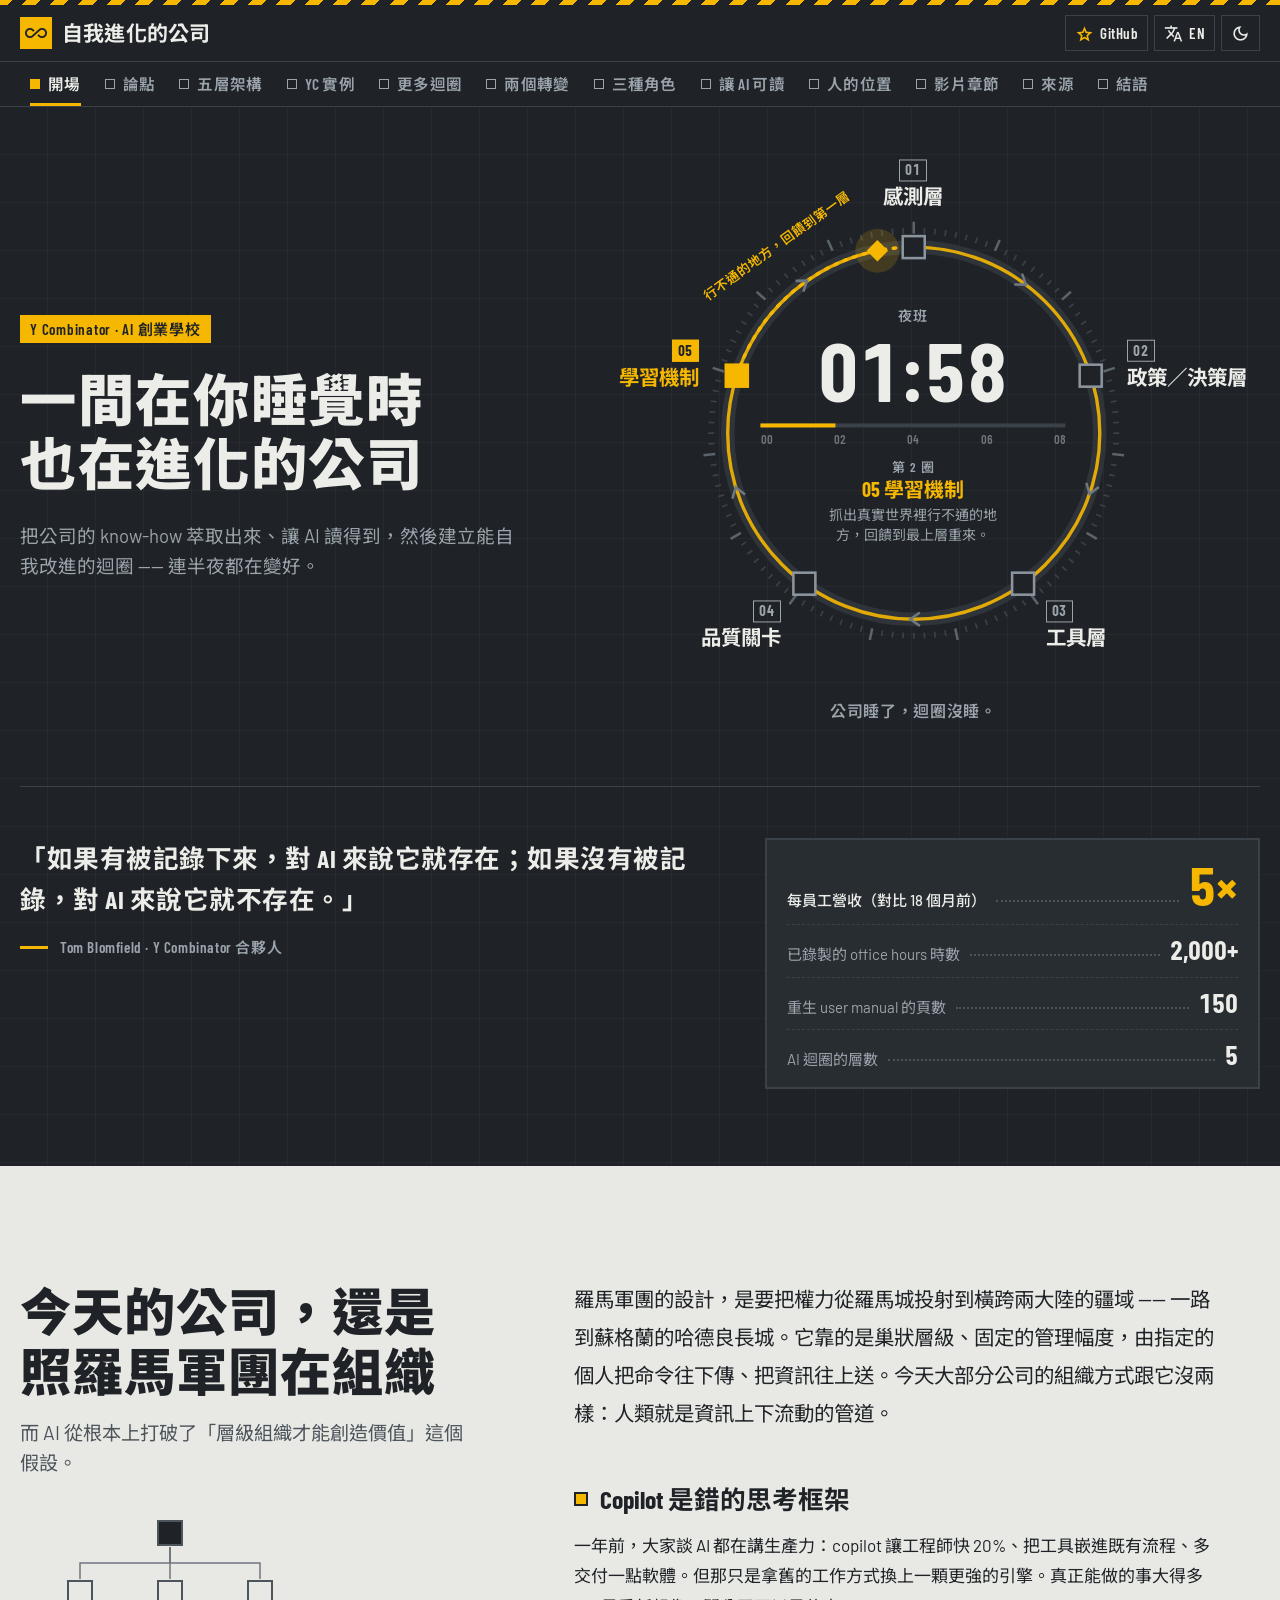
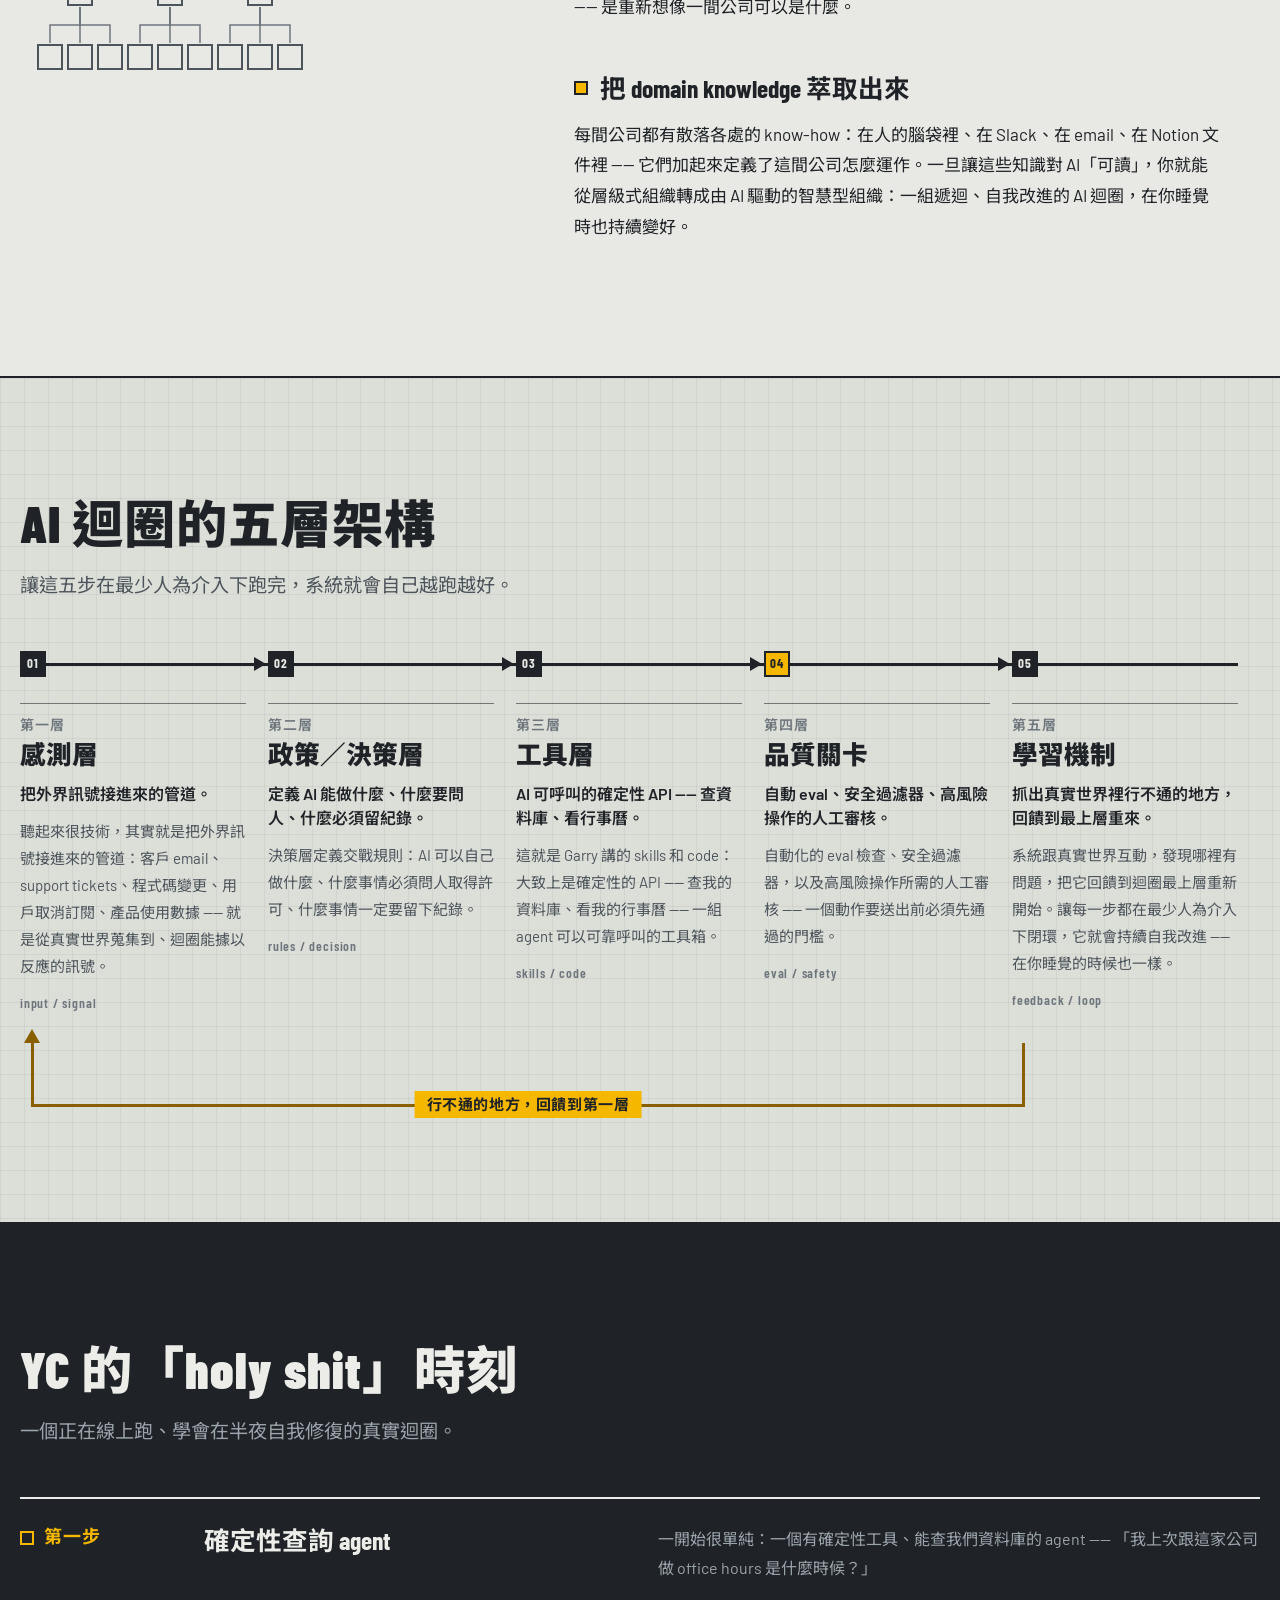
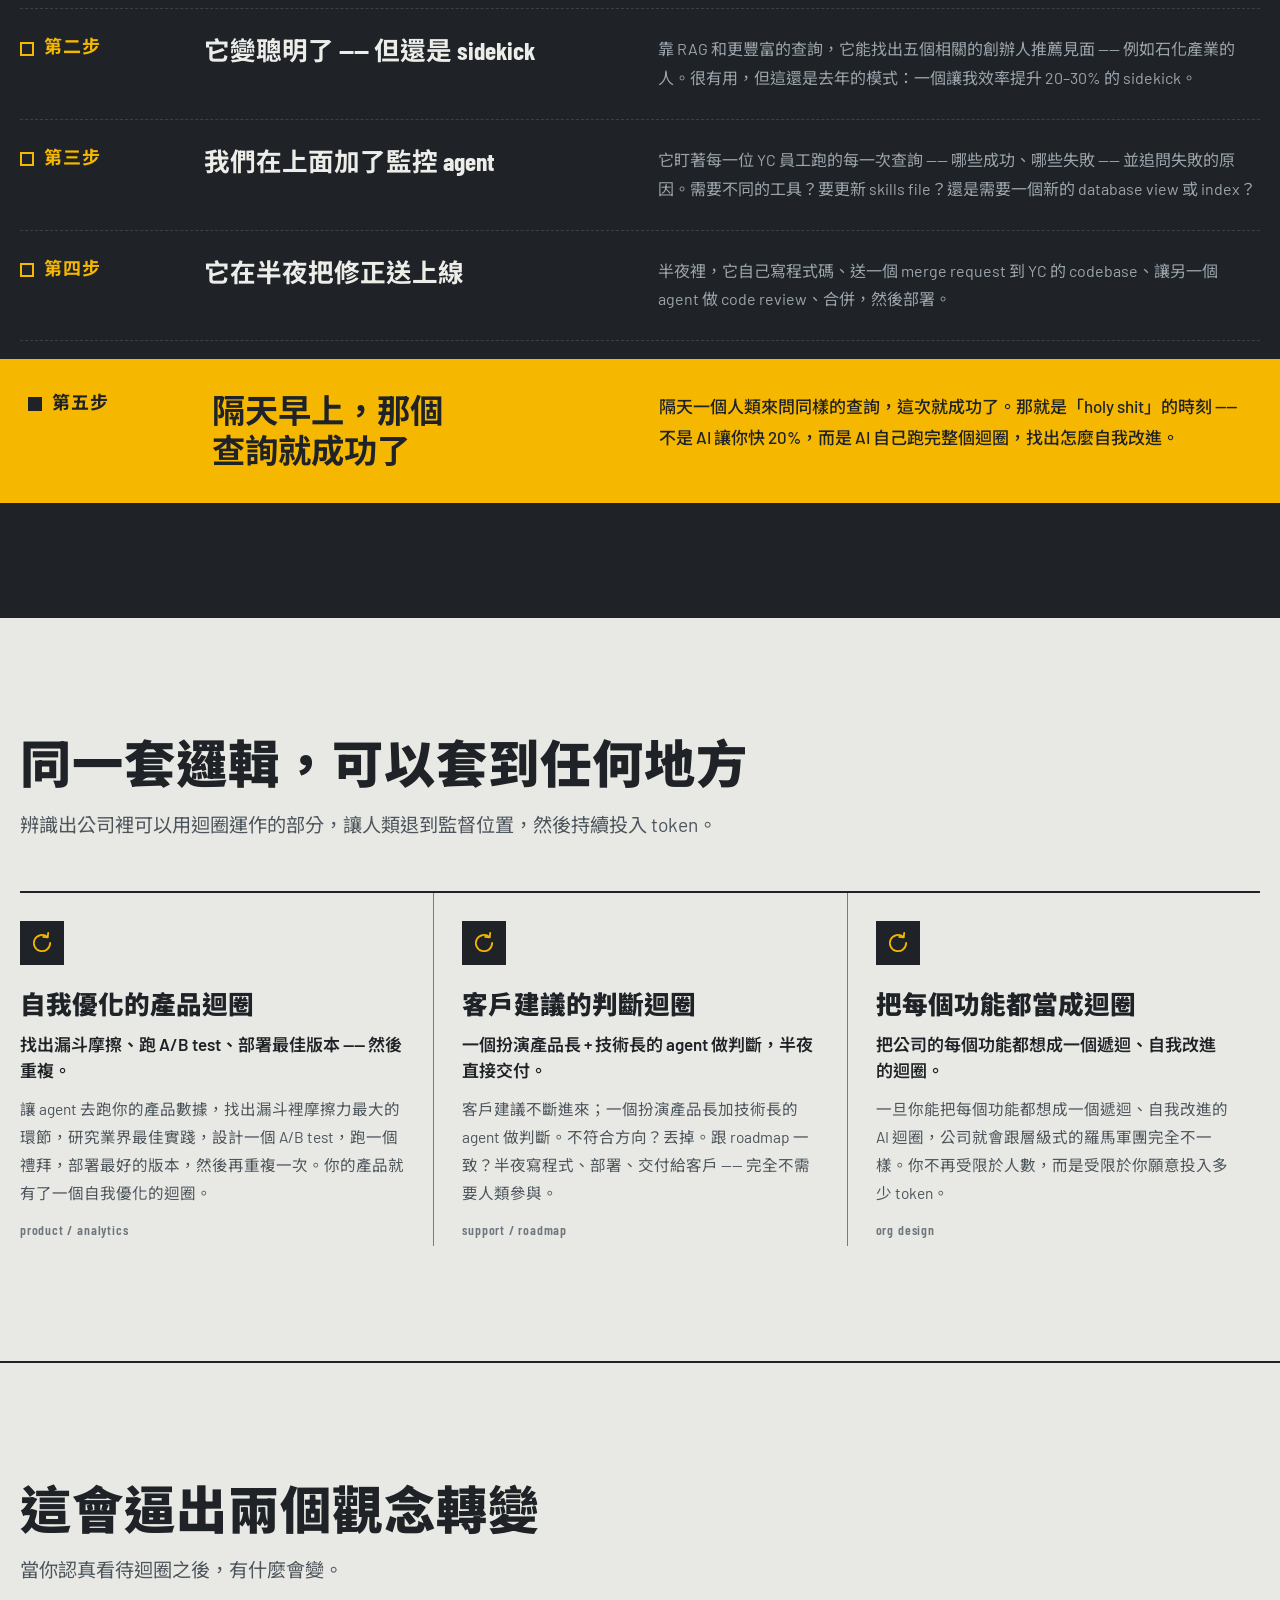
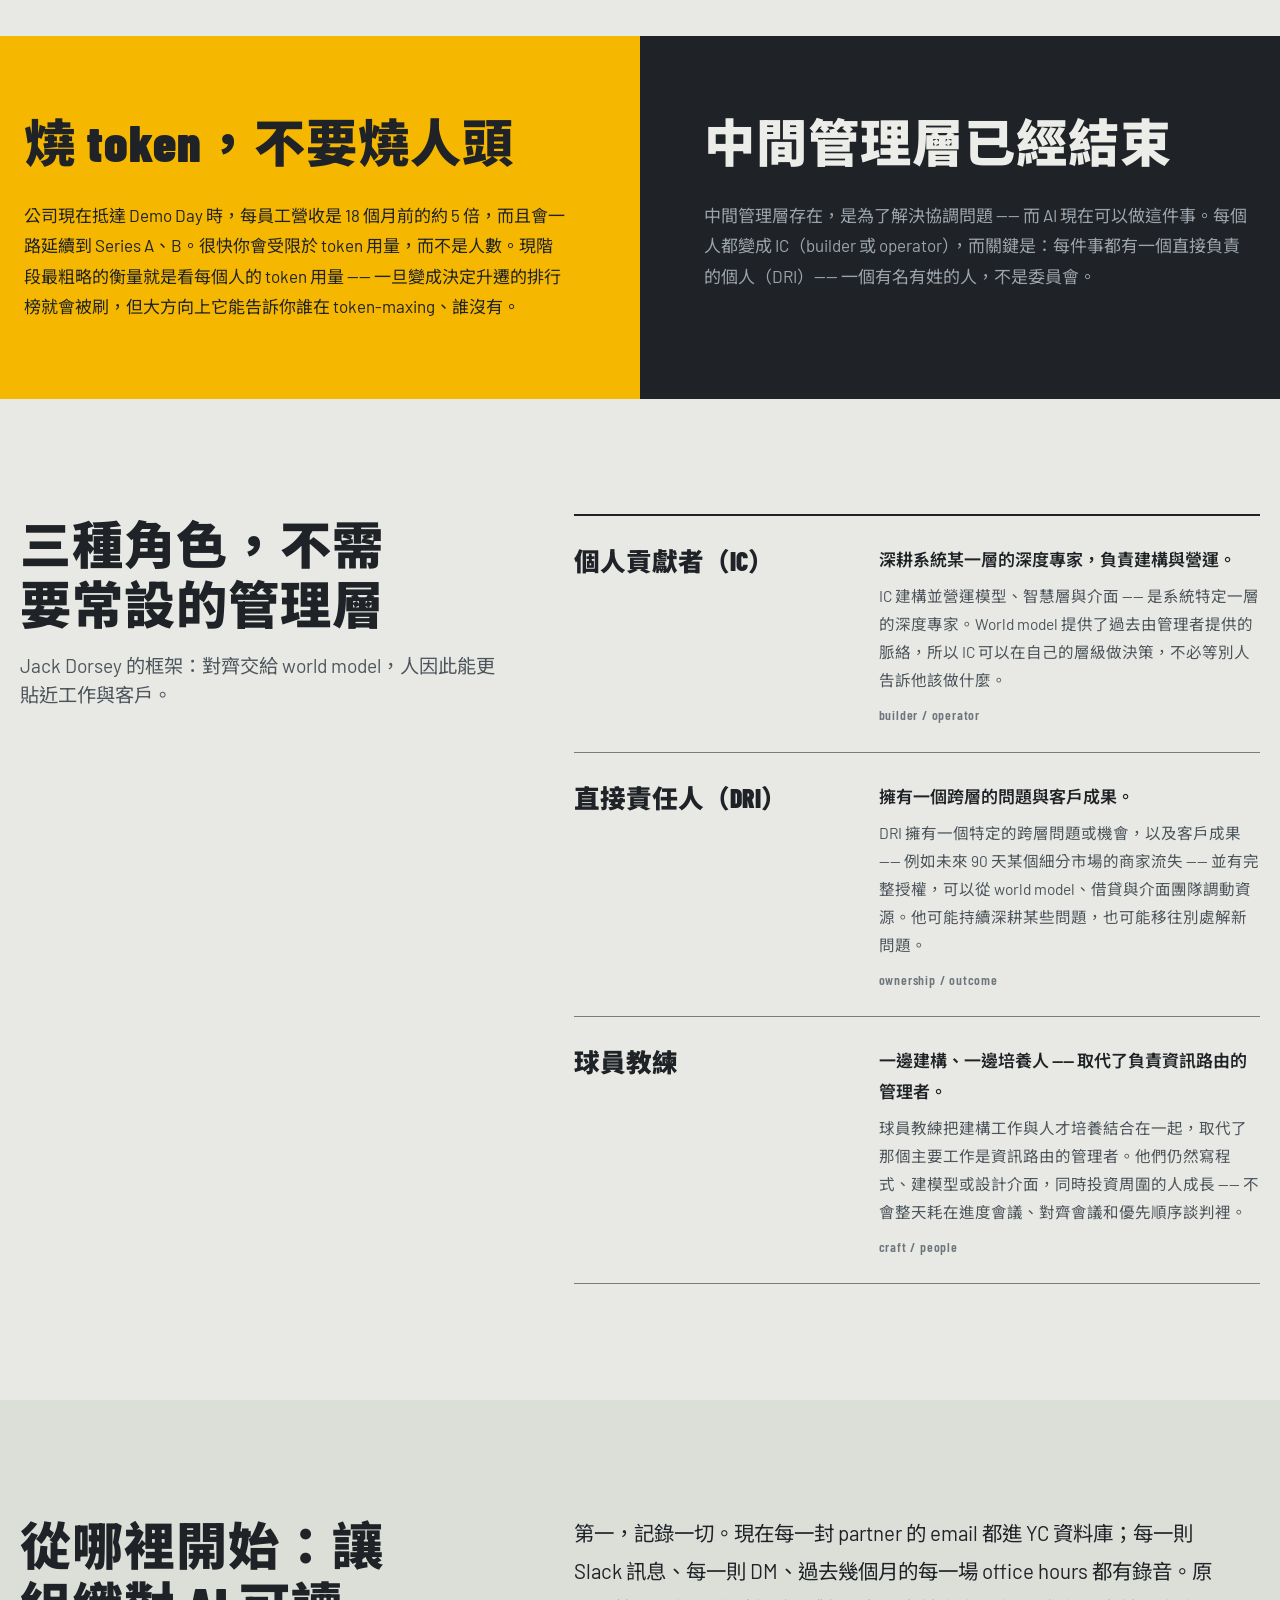
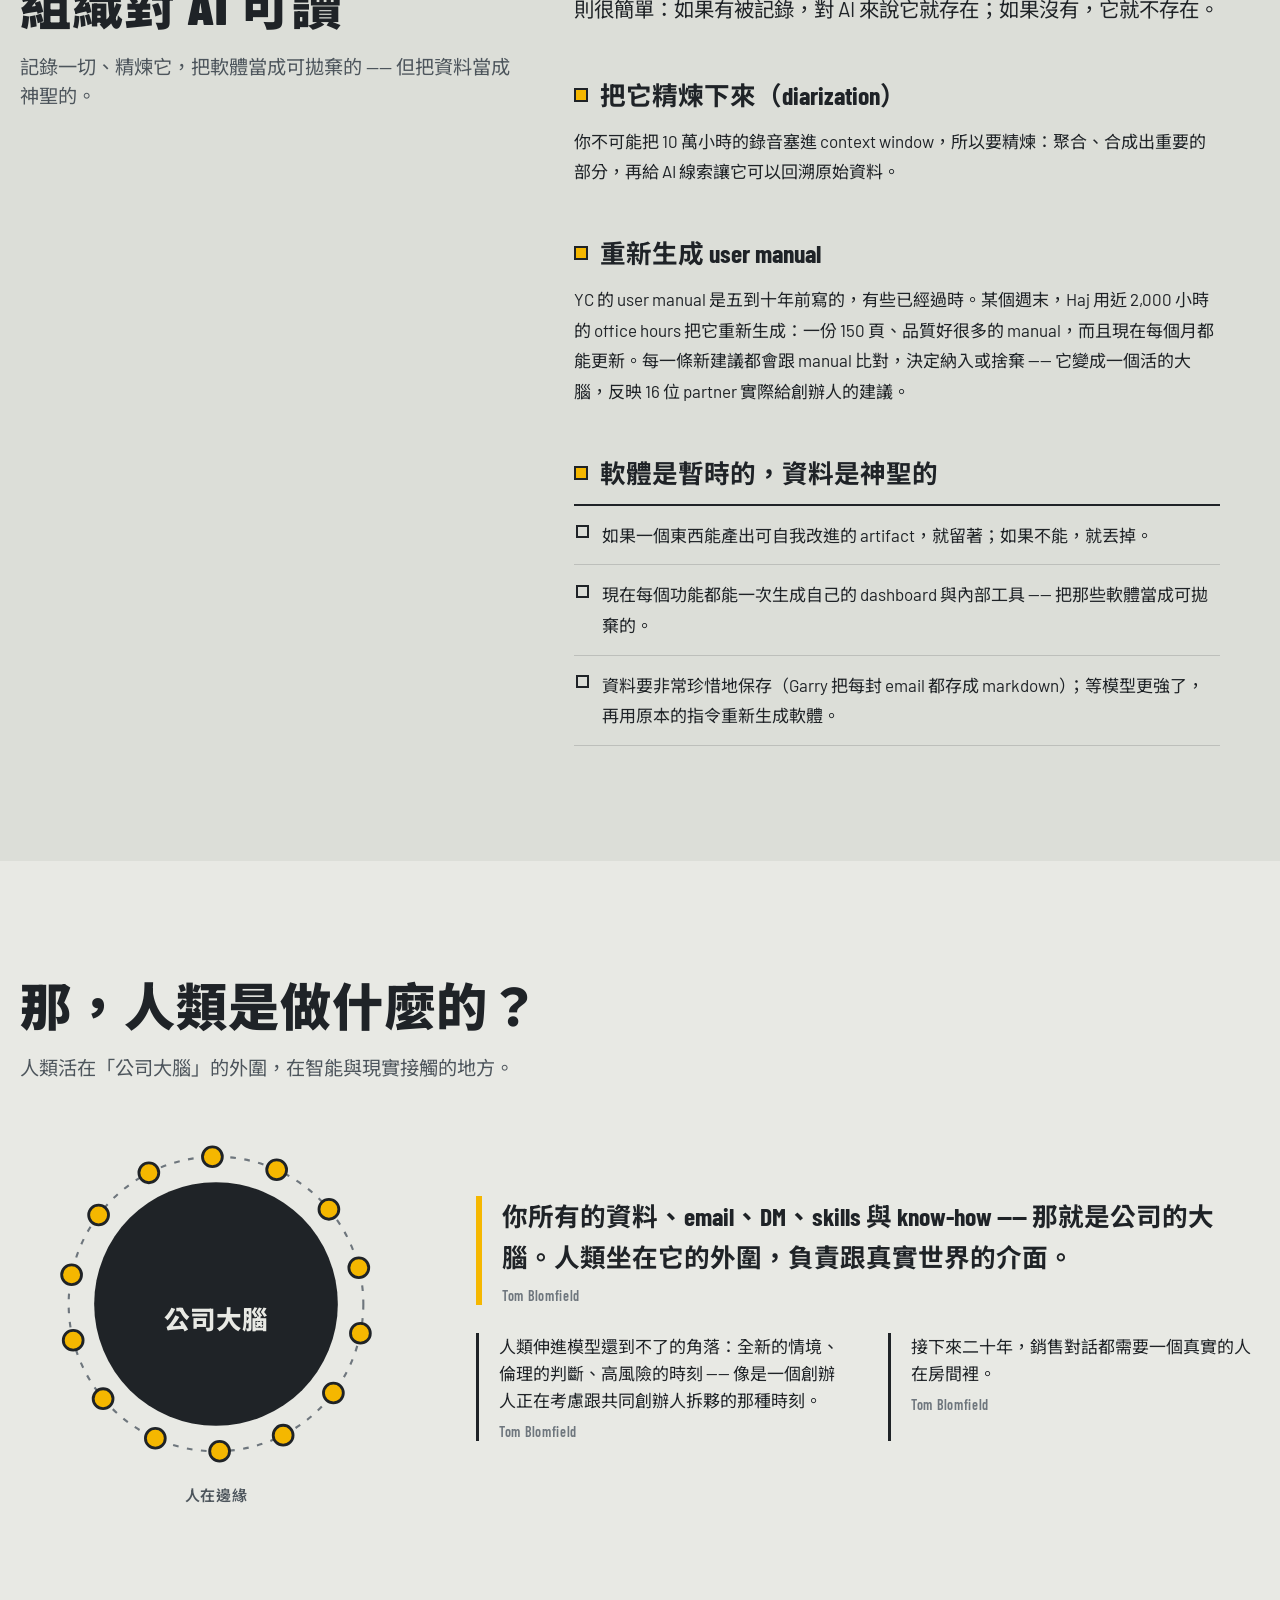
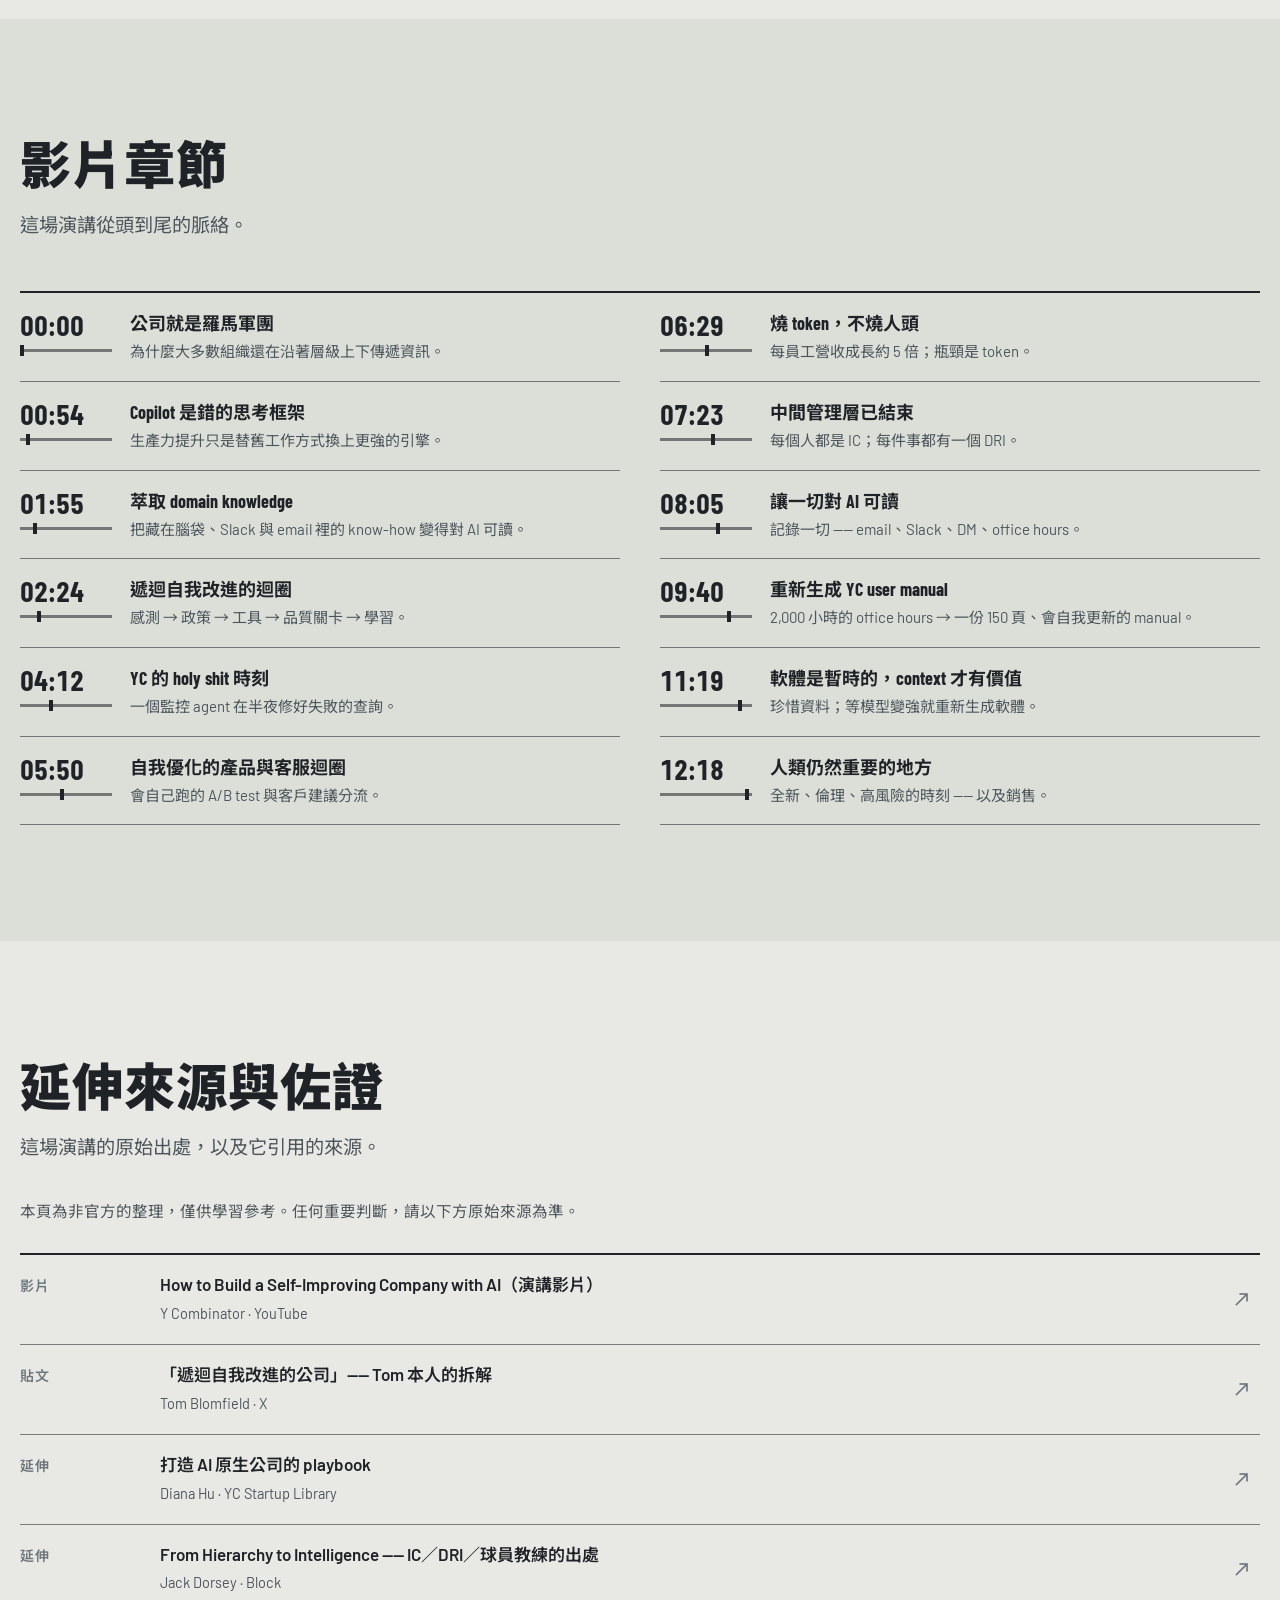
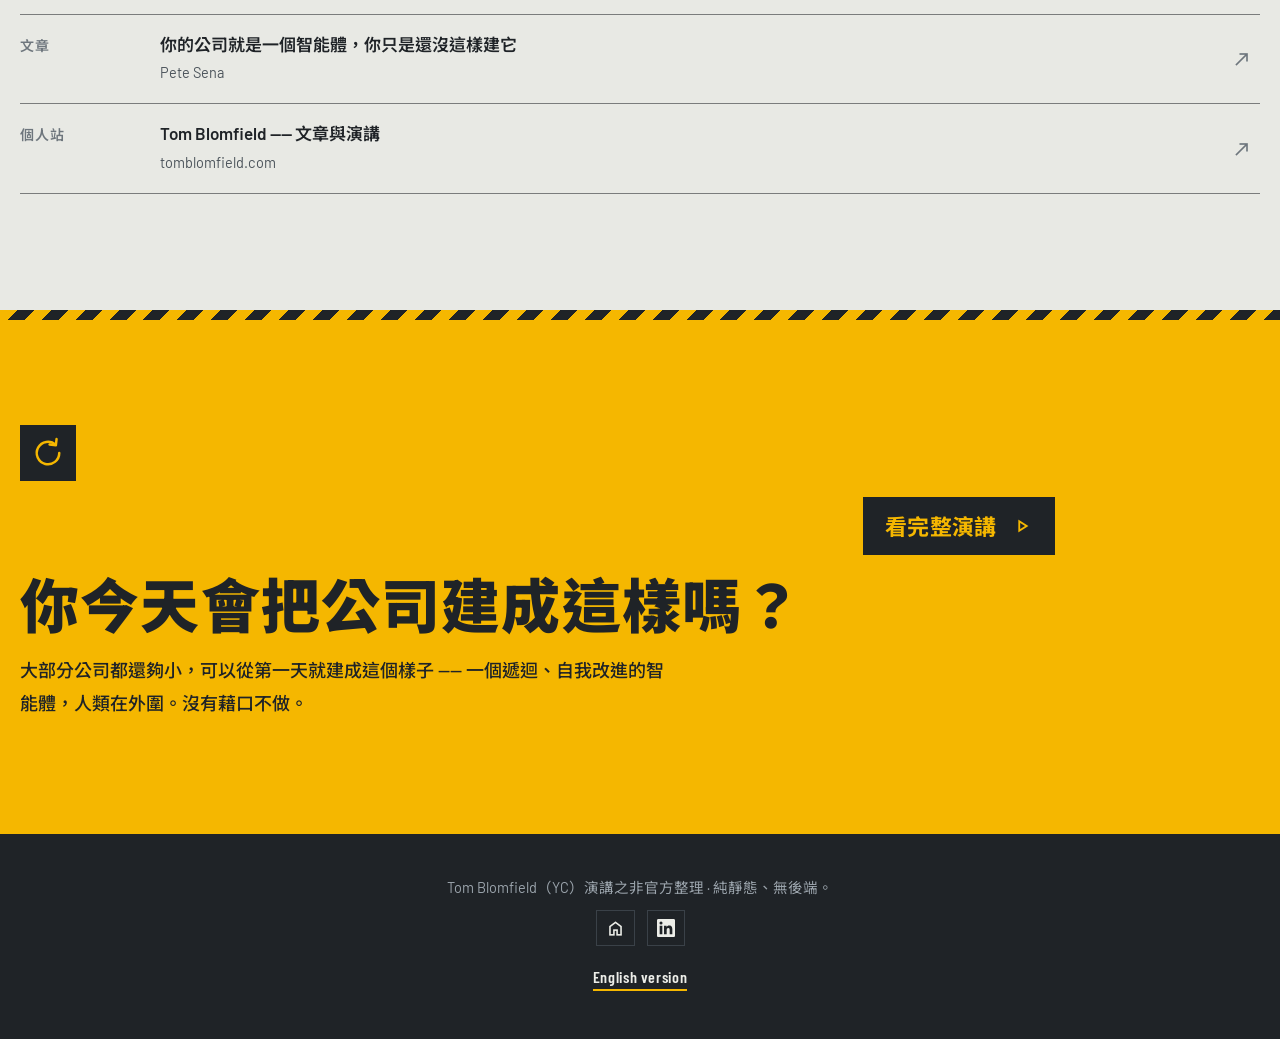
<file: index.html>
<!DOCTYPE html>
<html lang="zh-Hant" data-theme="light">
<head>
  <!-- ==== Google Analytics 4 (Measurement ID: G-PR99EJ7JCW) ==== -->
  <script async src="https://www.googletagmanager.com/gtag/js?id=G-PR99EJ7JCW"></script>
  <script>
    window.dataLayer = window.dataLayer || [];
    function gtag(){ dataLayer.push(arguments); }
    gtag('js', new Date());
    gtag('config', 'G-PR99EJ7JCW');
  </script>

  <meta charset="UTF-8" />
  <meta name="viewport" content="width=device-width, initial-scale=1.0, viewport-fit=cover" />

  <!-- ==== Primary meta (kept in sync by app.js from SITE_META) ==== -->
  <title>用 AI 打造一間會自己進化的公司 · How to Build a Self-Improving Company with AI</title>
  <meta name="description" content="YC 合夥人 Tom Blomfield 談如何把公司的 know-how 萃取出來、讓 AI 可讀，並建立遞迴、自我改進的 AI 迴圈 —— 連你睡覺時都在變好。中英雙語整理。" />
  <link rel="canonical" href="https://self-improving-company-with-ai.peteraim.com/" />
  <link rel="alternate" hreflang="zh-Hant" href="https://self-improving-company-with-ai.peteraim.com/" />
  <link rel="alternate" hreflang="en" href="https://self-improving-company-with-ai.peteraim.com/en/" />
  <link rel="alternate" hreflang="x-default" href="https://self-improving-company-with-ai.peteraim.com/" />
  <meta name="theme-color" content="#1F2327" />

  <!-- ==== Open Graph ==== -->
  <meta property="og:type" content="article" />
  <meta property="og:title" content="用 AI 打造一間會自己進化的公司 · How to Build a Self-Improving Company with AI" />
  <meta property="og:description" content="把公司變成一組遞迴、自我改進的 AI 迴圈。YC · Tom Blomfield 演講整理，中英雙語。" />
  <meta property="og:url" content="https://self-improving-company-with-ai.peteraim.com/" />
  <meta property="og:image" content="https://self-improving-company-with-ai.peteraim.com/og-image.png" />

  <!-- ==== Twitter ==== -->
  <meta name="twitter:card" content="summary_large_image" />
  <meta name="twitter:title" content="How to Build a Self-Improving Company with AI" />
  <meta name="twitter:description" content="把公司變成一組遞迴、自我改進的 AI 迴圈。YC · Tom Blomfield 演講整理，中英雙語。" />
  <meta name="twitter:image" content="https://self-improving-company-with-ai.peteraim.com/og-image.png" />

  <!-- ==== JSON-LD structured data ==== -->
  <script type="application/ld+json">
  {
    "@context": "https://schema.org",
    "@type": "Article",
    "headline": "用 AI 打造一間會自己進化的公司",
    "description": "YC 合夥人 Tom Blomfield 談如何把公司變成一組遞迴、自我改進的 AI 迴圈。",
    "author": { "@type": "Person", "name": "Tom Blomfield" },
    "publisher": { "@type": "Organization", "name": "Y Combinator" },
    "url": "https://self-improving-company-with-ai.peteraim.com/",
    "inLanguage": "zh-Hant"
  }
  </script>

  <!-- ==== Theme before first paint: saved choice, else the OS setting ==== -->
  <script>
    (function () {
      var t = null;
      try { t = localStorage.getItem("theme"); } catch (e) {}
      if (t !== "dark" && t !== "light") {
        t = window.matchMedia && matchMedia("(prefers-color-scheme: dark)").matches ? "dark" : "light";
      }
      document.documentElement.setAttribute("data-theme", t);
    })();
  </script>

  <!-- ==== Fonts + icons (CDN, no local files) ==== -->
  <link rel="preconnect" href="https://fonts.googleapis.com" />
  <link rel="preconnect" href="https://fonts.gstatic.com" crossorigin />
  <link href="https://fonts.googleapis.com/css2?family=Barlow+Condensed:wght@500;600;700;800&family=Barlow:wght@400;500;600&family=Noto+Sans+TC:wght@400;500;700;900&display=swap" rel="stylesheet" />
  <link href="https://fonts.googleapis.com/css2?family=Material+Symbols+Sharp:opsz,wght,FILL,GRAD@24,400,0,0&display=swap" rel="stylesheet" />

  <link rel="stylesheet" href="assets/styles.css" />
  <meta property="og:image:width" content="1200">
  <meta property="og:image:height" content="630">
</head>
<body>
  <!-- ==== App bar ==== -->
  <header class="appbar">
    <div class="appbar__inner">
      <a class="brand" href="#top">
        <span class="material-symbols-rounded brand__logo">all_inclusive</span>
        <span class="brand__name" id="brandName">Self-Improving Company</span>
      </a>

      <div class="appbar__actions">
        <a class="icon-btn gh-link" href="https://github.com/tingwei161803/Self-Improving-Company-with-AI"
           target="_blank" rel="noopener" title="GitHub" aria-label="View source on GitHub"
           data-repo="tingwei161803/Self-Improving-Company-with-AI">
          <span class="material-symbols-rounded">star</span>
          <span class="icon-btn__txt" id="ghStarCount">GitHub</span>
        </a>

        <a class="icon-btn" id="langToggle" href="/en/" hreflang="en" rel="alternate" lang="en"
           title="Language" aria-label="Switch language / 切換語言">
          <span class="material-symbols-rounded">translate</span>
          <span class="icon-btn__txt" id="langLabel">EN</span>
        </a>

        <button class="icon-btn" id="themeToggle" type="button"
                title="Theme" aria-label="Toggle theme / 切換主題">
          <span class="material-symbols-rounded" id="themeIcon">dark_mode</span>
        </button>
      </div>
    </div>
  </header>

  <!-- ==== Sticky section nav (auto-generated anchor pills + scrollspy) ==== -->
  <nav class="sectionnav" id="sectionNav" aria-label="Section navigation">
    <div class="sectionnav__inner" id="sectionNavInner"><a class="navlink" href="#overview" data-target="overview">開場</a><a class="navlink" href="#thesis" data-target="thesis">論點</a><a class="navlink" href="#architecture" data-target="architecture">五層架構</a><a class="navlink" href="#case-study" data-target="case-study">YC 實例</a><a class="navlink" href="#loops" data-target="loops">更多迴圈</a><a class="navlink" href="#shifts" data-target="shifts">兩個轉變</a><a class="navlink" href="#roles" data-target="roles">三種角色</a><a class="navlink" href="#legible" data-target="legible">讓 AI 可讀</a><a class="navlink" href="#humans" data-target="humans">人的位置</a><a class="navlink" href="#chapters" data-target="chapters">影片章節</a><a class="navlink" href="#sources" data-target="sources">來源</a><a class="navlink" href="#closing" data-target="closing">結語</a></div>
  </nav>

  <span id="top"></span>

  <!-- ==== Composite sections (rendered in order from SITE_SECTIONS) ==== -->
  <main id="sections" aria-live="polite">
<section class="section section--hero" id="overview" aria-labelledby="overview-heading"><div class="hero__grid"><header class="hero__head"><p class="hero__eyebrow">Y Combinator · AI 創業學校</p><h1 id="overview-heading">一間在你睡覺時也在進化的公司</h1><p class="hero__sub">把公司的 know-how 萃取出來、讓 AI 讀得到，然後建立能自我改進的迴圈 —— 連半夜都在變好。</p></header><figure class="loopviz" role="group" aria-label="五層 AI 迴圈在夜裡從 00:00 跑到 08:00"><div class="loopviz__stage"><div class="loopviz__ring"><svg class="lv-svg" viewBox="0 0 820 620" aria-hidden="true" focusable="false"><g class="lv-ticks"><line class="lv-tick is-major" x1="410" y1="74" x2="410" y2="60"></line><line class="lv-tick" x1="422.35" y1="74.32" x2="422.72" y2="67.33"></line><line class="lv-tick" x1="434.67" y1="75.29" x2="435.4" y2="68.33"></line><line class="lv-tick" x1="446.92" y1="76.91" x2="448.01" y2="69.99"></line><line class="lv-tick" x1="459.07" y1="79.16" x2="460.52" y2="72.31"></line><line class="lv-tick" x1="471.08" y1="82.04" x2="472.89" y2="75.28"></line><line class="lv-tick" x1="482.93" y1="85.55" x2="485.09" y2="78.89"></line><line class="lv-tick" x1="494.57" y1="89.68" x2="497.08" y2="83.14"></line><line class="lv-tick is-major" x1="505.99" y1="94.4" x2="511.68" y2="81.61"></line><line class="lv-tick" x1="517.14" y1="99.72" x2="520.32" y2="93.49"></line><line class="lv-tick" x1="528" y1="105.62" x2="531.5" y2="99.56"></line><line class="lv-tick" x1="538.53" y1="112.07" x2="542.35" y2="106.2"></line><line class="lv-tick" x1="548.72" y1="119.07" x2="552.83" y2="113.41"></line><line class="lv-tick" x1="558.52" y1="126.59" x2="562.92" y2="121.15"></line><line class="lv-tick" x1="567.91" y1="134.62" x2="572.6" y2="129.42"></line><line class="lv-tick" x1="576.88" y1="143.12" x2="581.83" y2="138.17"></line><line class="lv-tick is-major" x1="585.38" y1="152.09" x2="595.79" y2="142.72"></line><line class="lv-tick" x1="593.41" y1="161.48" x2="598.85" y2="157.08"></line><line class="lv-tick" x1="600.93" y1="171.28" x2="606.59" y2="167.17"></line><line class="lv-tick" x1="607.93" y1="181.47" x2="613.8" y2="177.65"></line><line class="lv-tick" x1="614.38" y1="192" x2="620.44" y2="188.5"></line><line class="lv-tick" x1="620.28" y1="202.86" x2="626.51" y2="199.68"></line><line class="lv-tick" x1="625.6" y1="214.01" x2="631.99" y2="211.16"></line><line class="lv-tick" x1="630.32" y1="225.43" x2="636.86" y2="222.92"></line><line class="lv-tick is-major" x1="634.45" y1="237.07" x2="647.76" y2="232.75"></line><line class="lv-tick" x1="637.96" y1="248.92" x2="644.72" y2="247.11"></line><line class="lv-tick" x1="640.84" y1="260.93" x2="647.69" y2="259.48"></line><line class="lv-tick" x1="643.09" y1="273.08" x2="650.01" y2="271.99"></line><line class="lv-tick" x1="644.71" y1="285.33" x2="651.67" y2="284.6"></line><line class="lv-tick" x1="645.68" y1="297.65" x2="652.67" y2="297.28"></line><line class="lv-tick" x1="646" y1="310" x2="653" y2="310"></line><line class="lv-tick" x1="645.68" y1="322.35" x2="652.67" y2="322.72"></line><line class="lv-tick is-major" x1="644.71" y1="334.67" x2="658.63" y2="336.13"></line><line class="lv-tick" x1="643.09" y1="346.92" x2="650.01" y2="348.01"></line><line class="lv-tick" x1="640.84" y1="359.07" x2="647.69" y2="360.52"></line><line class="lv-tick" x1="637.96" y1="371.08" x2="644.72" y2="372.89"></line><line class="lv-tick" x1="634.45" y1="382.93" x2="641.11" y2="385.09"></line><line class="lv-tick" x1="630.32" y1="394.57" x2="636.86" y2="397.08"></line><line class="lv-tick" x1="625.6" y1="405.99" x2="631.99" y2="408.84"></line><line class="lv-tick" x1="620.28" y1="417.14" x2="626.51" y2="420.32"></line><line class="lv-tick is-major" x1="614.38" y1="428" x2="626.51" y2="435"></line><line class="lv-tick" x1="607.93" y1="438.53" x2="613.8" y2="442.35"></line><line class="lv-tick" x1="600.93" y1="448.72" x2="606.59" y2="452.83"></line><line class="lv-tick" x1="593.41" y1="458.52" x2="598.85" y2="462.92"></line><line class="lv-tick" x1="585.38" y1="467.91" x2="590.58" y2="472.6"></line><line class="lv-tick" x1="576.88" y1="476.88" x2="581.83" y2="481.83"></line><line class="lv-tick" x1="567.91" y1="485.38" x2="572.6" y2="490.58"></line><line class="lv-tick" x1="558.52" y1="493.41" x2="562.92" y2="498.85"></line><line class="lv-tick is-major" x1="548.72" y1="500.93" x2="556.95" y2="512.25"></line><line class="lv-tick" x1="538.53" y1="507.93" x2="542.35" y2="513.8"></line><line class="lv-tick" x1="528" y1="514.38" x2="531.5" y2="520.44"></line><line class="lv-tick" x1="517.14" y1="520.28" x2="520.32" y2="526.51"></line><line class="lv-tick" x1="505.99" y1="525.6" x2="508.84" y2="531.99"></line><line class="lv-tick" x1="494.57" y1="530.32" x2="497.08" y2="536.86"></line><line class="lv-tick" x1="482.93" y1="534.45" x2="485.09" y2="541.11"></line><line class="lv-tick" x1="471.08" y1="537.96" x2="472.89" y2="544.72"></line><line class="lv-tick is-major" x1="459.07" y1="540.84" x2="461.98" y2="554.54"></line><line class="lv-tick" x1="446.92" y1="543.09" x2="448.01" y2="550.01"></line><line class="lv-tick" x1="434.67" y1="544.71" x2="435.4" y2="551.67"></line><line class="lv-tick" x1="422.35" y1="545.68" x2="422.72" y2="552.67"></line><line class="lv-tick" x1="410" y1="546" x2="410" y2="553"></line><line class="lv-tick" x1="397.65" y1="545.68" x2="397.28" y2="552.67"></line><line class="lv-tick" x1="385.33" y1="544.71" x2="384.6" y2="551.67"></line><line class="lv-tick" x1="373.08" y1="543.09" x2="371.99" y2="550.01"></line><line class="lv-tick is-major" x1="360.93" y1="540.84" x2="358.02" y2="554.54"></line><line class="lv-tick" x1="348.92" y1="537.96" x2="347.11" y2="544.72"></line><line class="lv-tick" x1="337.07" y1="534.45" x2="334.91" y2="541.11"></line><line class="lv-tick" x1="325.43" y1="530.32" x2="322.92" y2="536.86"></line><line class="lv-tick" x1="314.01" y1="525.6" x2="311.16" y2="531.99"></line><line class="lv-tick" x1="302.86" y1="520.28" x2="299.68" y2="526.51"></line><line class="lv-tick" x1="292" y1="514.38" x2="288.5" y2="520.44"></line><line class="lv-tick" x1="281.47" y1="507.93" x2="277.65" y2="513.8"></line><line class="lv-tick is-major" x1="271.28" y1="500.93" x2="263.05" y2="512.25"></line><line class="lv-tick" x1="261.48" y1="493.41" x2="257.08" y2="498.85"></line><line class="lv-tick" x1="252.09" y1="485.38" x2="247.4" y2="490.58"></line><line class="lv-tick" x1="243.12" y1="476.88" x2="238.17" y2="481.83"></line><line class="lv-tick" x1="234.62" y1="467.91" x2="229.42" y2="472.6"></line><line class="lv-tick" x1="226.59" y1="458.52" x2="221.15" y2="462.92"></line><line class="lv-tick" x1="219.07" y1="448.72" x2="213.41" y2="452.83"></line><line class="lv-tick" x1="212.07" y1="438.53" x2="206.2" y2="442.35"></line><line class="lv-tick is-major" x1="205.62" y1="428" x2="193.49" y2="435"></line><line class="lv-tick" x1="199.72" y1="417.14" x2="193.49" y2="420.32"></line><line class="lv-tick" x1="194.4" y1="405.99" x2="188.01" y2="408.84"></line><line class="lv-tick" x1="189.68" y1="394.57" x2="183.14" y2="397.08"></line><line class="lv-tick" x1="185.55" y1="382.93" x2="178.89" y2="385.09"></line><line class="lv-tick" x1="182.04" y1="371.08" x2="175.28" y2="372.89"></line><line class="lv-tick" x1="179.16" y1="359.07" x2="172.31" y2="360.52"></line><line class="lv-tick" x1="176.91" y1="346.92" x2="169.99" y2="348.01"></line><line class="lv-tick is-major" x1="175.29" y1="334.67" x2="161.37" y2="336.13"></line><line class="lv-tick" x1="174.32" y1="322.35" x2="167.33" y2="322.72"></line><line class="lv-tick" x1="174" y1="310" x2="167" y2="310"></line><line class="lv-tick" x1="174.32" y1="297.65" x2="167.33" y2="297.28"></line><line class="lv-tick" x1="175.29" y1="285.33" x2="168.33" y2="284.6"></line><line class="lv-tick" x1="176.91" y1="273.08" x2="169.99" y2="271.99"></line><line class="lv-tick" x1="179.16" y1="260.93" x2="172.31" y2="259.48"></line><line class="lv-tick" x1="182.04" y1="248.92" x2="175.28" y2="247.11"></line><line class="lv-tick is-major" x1="185.55" y1="237.07" x2="172.24" y2="232.75"></line><line class="lv-tick" x1="189.68" y1="225.43" x2="183.14" y2="222.92"></line><line class="lv-tick" x1="194.4" y1="214.01" x2="188.01" y2="211.16"></line><line class="lv-tick" x1="199.72" y1="202.86" x2="193.49" y2="199.68"></line><line class="lv-tick" x1="205.62" y1="192" x2="199.56" y2="188.5"></line><line class="lv-tick" x1="212.07" y1="181.47" x2="206.2" y2="177.65"></line><line class="lv-tick" x1="219.07" y1="171.28" x2="213.41" y2="167.17"></line><line class="lv-tick" x1="226.59" y1="161.48" x2="221.15" y2="157.08"></line><line class="lv-tick is-major" x1="234.62" y1="152.09" x2="224.21" y2="142.72"></line><line class="lv-tick" x1="243.12" y1="143.12" x2="238.17" y2="138.17"></line><line class="lv-tick" x1="252.09" y1="134.62" x2="247.4" y2="129.42"></line><line class="lv-tick" x1="261.48" y1="126.59" x2="257.08" y2="121.15"></line><line class="lv-tick" x1="271.28" y1="119.07" x2="267.17" y2="113.41"></line><line class="lv-tick" x1="281.47" y1="112.07" x2="277.65" y2="106.2"></line><line class="lv-tick" x1="292" y1="105.62" x2="288.5" y2="99.56"></line><line class="lv-tick" x1="302.86" y1="99.72" x2="299.68" y2="93.49"></line><line class="lv-tick is-major" x1="314.01" y1="94.4" x2="308.32" y2="81.61"></line><line class="lv-tick" x1="325.43" y1="89.68" x2="322.92" y2="83.14"></line><line class="lv-tick" x1="337.07" y1="85.55" x2="334.91" y2="78.89"></line><line class="lv-tick" x1="348.92" y1="82.04" x2="347.11" y2="75.28"></line><line class="lv-tick" x1="360.93" y1="79.16" x2="359.48" y2="72.31"></line><line class="lv-tick" x1="373.08" y1="76.91" x2="371.99" y2="69.99"></line><line class="lv-tick" x1="385.33" y1="75.29" x2="384.6" y2="68.33"></line><line class="lv-tick" x1="397.65" y1="74.32" x2="397.28" y2="67.33"></line></g><circle class="lv-track" cx="410" cy="310" r="220"></circle><circle class="lv-progress" cx="410" cy="310" r="220" transform="rotate(-90 410 310)" stroke-dasharray="1382.3" stroke-dashoffset="1382.3"></circle><path class="lv-feedback" d="M200.77,242.02 A220,220 0 0 1 410,90"></path><path class="lv-chev" d="M-6,-7 L4,0 L-6,7" transform="translate(539.31 132.02) rotate(36)"></path><path class="lv-chev" d="M-6,-7 L4,0 L-6,7" transform="translate(619.23 377.98) rotate(108)"></path><path class="lv-chev" d="M-6,-7 L4,0 L-6,7" transform="translate(410 530) rotate(180)"></path><path class="lv-chev" d="M-6,-7 L4,0 L-6,7" transform="translate(200.77 377.98) rotate(252)"></path><path class="lv-chev" d="M-6,-7 L4,0 L-6,7" transform="translate(280.69 132.02) rotate(324)"></path><g class="lv-node is-on" data-i="0" transform="translate(410 90)"><rect x="-13" y="-13" width="26" height="26"></rect></g><g class="lv-node" data-i="1" transform="translate(619.23 242.02)"><rect x="-13" y="-13" width="26" height="26"></rect></g><g class="lv-node" data-i="2" transform="translate(539.31 487.98)"><rect x="-13" y="-13" width="26" height="26"></rect></g><g class="lv-node" data-i="3" transform="translate(280.69 487.98)"><rect x="-13" y="-13" width="26" height="26"></rect></g><g class="lv-node" data-i="4" transform="translate(200.77 242.02)"><rect x="-13" y="-13" width="26" height="26"></rect></g><g class="lv-token" transform="translate(410 90)"><circle class="lv-halo" r="26"></circle><rect x="-9" y="-9" width="18" height="18" transform="rotate(45)"></rect></g></svg><a class="station station--top is-on" data-i="0" href="#sensor-layer" style="--x:50%;--y:7.1%"><span class="station__n">01</span><span class="station__name">感測層</span></a><a class="station station--right" data-i="1" href="#policy-layer" style="--x:80.85%;--y:36.74%"><span class="station__n">02</span><span class="station__name">政策／決策層</span></a><a class="station station--right is-low" data-i="2" href="#tool-layer" style="--x:69.07%;--y:84.71%"><span class="station__n">03</span><span class="station__name">工具層</span></a><a class="station station--left is-low" data-i="3" href="#quality-gate" style="--x:30.93%;--y:84.71%"><span class="station__n">04</span><span class="station__name">品質關卡</span></a><a class="station station--left" data-i="4" href="#learning-mechanism" style="--x:19.15%;--y:36.74%"><span class="station__n">05</span><span class="station__name">學習機制</span></a><span class="lv-fblabel" style="--x:30.36%;--y:14.25%">行不通的地方，回饋到第一層</span></div><div class="clock"><span class="clock__label">夜班</span><span class="clock__time" data-clock="">00:00</span><span class="clock__bar" aria-hidden="true"><span data-clockbar=""></span></span><span class="clock__scale" aria-hidden="true"><span>00</span><span>02</span><span>04</span><span>06</span><span>08</span></span><span class="clock__now"><span class="clock__lap" data-lap="">第 1 圈</span><span class="clock__station" data-station="">01 感測層</span><span class="clock__sum" data-sum="">把外界訊號接進來的管道。</span></span></div></div><figcaption class="loopviz__cap">公司睡了，迴圈沒睡。</figcaption></figure></div><div class="hero__foot"><figure class="hero__lead"><blockquote>「如果有被記錄下來，對 AI 來說它就存在；如果沒有被記錄，對 AI 來說它就不存在。」</blockquote><figcaption>Tom Blomfield · Y Combinator 合夥人</figcaption></figure><aside class="plate" aria-label="演講裡的數字"><dl class="plate__list"><div class="plate__row is-key"><dt>每員工營收（對比 18 個月前）</dt><dd>5×</dd></div><div class="plate__row"><dt>已錄製的 office hours 時數</dt><dd>2,000+</dd></div><div class="plate__row"><dt>重生 user manual 的頁數</dt><dd>150</dd></div><div class="plate__row"><dt>AI 迴圈的層數</dt><dd>5</dd></div></dl></aside></div></section><section class="section section--prose" id="thesis" aria-labelledby="thesis-heading"><div class="split split--prose"><div class="split__head"><header class="section-head"><h2 id="thesis-heading">今天的公司，還是照羅馬軍團在組織</h2><p class="section-head__sub">而 AI 從根本上打破了「層級組織才能創造價值」這個假設。</p></header><svg class="legion" viewBox="0 0 300 170" aria-hidden="true" focusable="false"><path d="M150,30 V46 H60 V62"></path><path d="M150,30 V46 H150 V62"></path><path d="M150,30 V46 H240 V62"></path><path d="M60,90 V108 H30 V126"></path><path d="M60,90 V108 H60 V126"></path><path d="M60,90 V108 H90 V126"></path><path d="M150,90 V108 H120 V126"></path><path d="M150,90 V108 H150 V126"></path><path d="M150,90 V108 H180 V126"></path><path d="M240,90 V108 H210 V126"></path><path d="M240,90 V108 H240 V126"></path><path d="M240,90 V108 H270 V126"></path><rect x="138" y="4" width="24" height="24"></rect><rect x="48" y="64" width="24" height="24"></rect><rect x="138" y="64" width="24" height="24"></rect><rect x="228" y="64" width="24" height="24"></rect><rect x="18" y="128" width="24" height="24"></rect><rect x="48" y="128" width="24" height="24"></rect><rect x="78" y="128" width="24" height="24"></rect><rect x="108" y="128" width="24" height="24"></rect><rect x="138" y="128" width="24" height="24"></rect><rect x="168" y="128" width="24" height="24"></rect><rect x="198" y="128" width="24" height="24"></rect><rect x="228" y="128" width="24" height="24"></rect><rect x="258" y="128" width="24" height="24"></rect></svg></div><div class="prose"><p>羅馬軍團的設計，是要把權力從羅馬城投射到橫跨兩大陸的疆域 —— 一路到蘇格蘭的哈德良長城。它靠的是巢狀層級、固定的管理幅度，由指定的個人把命令往下傳、把資訊往上送。今天大部分公司的組織方式跟它沒兩樣：人類就是資訊上下流動的管道。</p><h3>Copilot 是錯的思考框架</h3><p>一年前，大家談 AI 都在講生產力：copilot 讓工程師快 20%、把工具嵌進既有流程、多交付一點軟體。但那只是拿舊的工作方式換上一顆更強的引擎。真正能做的事大得多 —— 是重新想像一間公司可以是什麼。</p><h3>把 domain knowledge 萃取出來</h3><p>每間公司都有散落各處的 know-how：在人的腦袋裡、在 Slack、在 email、在 Notion 文件裡 —— 它們加起來定義了這間公司怎麼運作。一旦讓這些知識對 AI「可讀」，你就能從層級式組織轉成由 AI 驅動的智慧型組織：一組遞迴、自我改進的 AI 迴圈，在你睡覺時也持續變好。</p></div></div></section><section class="section section--layers" id="architecture" aria-labelledby="architecture-heading"><header class="section-head"><h2 id="architecture-heading">AI 迴圈的五層架構</h2><p class="section-head__sub">讓這五步在最少人為介入下跑完，系統就會自己越跑越好。</p></header><div class="layers-wrap"><ol class="layers"><li class="layer" id="sensor-layer" style="--i:0"><span class="layer__n" aria-hidden="true">01</span><div class="layer__head"><span class="layer__kicker">第一層</span><h3 class="layer__title">感測層</h3><p class="layer__sum">把外界訊號接進來的管道。</p></div><div class="layer__body"><p>聽起來很技術，其實就是把外界訊號接進來的管道：客戶 email、support tickets、程式碼變更、用戶取消訂閱、產品使用數據 —— 就是從真實世界蒐集到、迴圈能據以反應的訊號。</p><p class="tagline"><span class="sr-only">關鍵字: </span>input / signal</p></div></li><li class="layer" id="policy-layer" style="--i:1"><span class="layer__n" aria-hidden="true">02</span><div class="layer__head"><span class="layer__kicker">第二層</span><h3 class="layer__title">政策／決策層</h3><p class="layer__sum">定義 AI 能做什麼、什麼要問人、什麼必須留紀錄。</p></div><div class="layer__body"><p>決策層定義交戰規則：AI 可以自己做什麼、什麼事情必須問人取得許可、什麼事情一定要留下紀錄。</p><p class="tagline"><span class="sr-only">關鍵字: </span>rules / decision</p></div></li><li class="layer" id="tool-layer" style="--i:2"><span class="layer__n" aria-hidden="true">03</span><div class="layer__head"><span class="layer__kicker">第三層</span><h3 class="layer__title">工具層</h3><p class="layer__sum">AI 可呼叫的確定性 API —— 查資料庫、看行事曆。</p></div><div class="layer__body"><p>這就是 Garry 講的 skills 和 code：大致上是確定性的 API —— 查我的資料庫、看我的行事曆 —— 一組 agent 可以可靠呼叫的工具箱。</p><p class="tagline"><span class="sr-only">關鍵字: </span>skills / code</p></div></li><li class="layer" id="quality-gate" style="--i:3"><span class="layer__n" aria-hidden="true">04</span><div class="layer__head"><span class="layer__kicker">第四層</span><h3 class="layer__title">品質關卡</h3><p class="layer__sum">自動 eval、安全過濾器、高風險操作的人工審核。</p></div><div class="layer__body"><p>自動化的 eval 檢查、安全過濾器，以及高風險操作所需的人工審核 —— 一個動作要送出前必須先通過的門檻。</p><p class="tagline"><span class="sr-only">關鍵字: </span>eval / safety</p></div></li><li class="layer" id="learning-mechanism" style="--i:4"><span class="layer__n" aria-hidden="true">05</span><div class="layer__head"><span class="layer__kicker">第五層</span><h3 class="layer__title">學習機制</h3><p class="layer__sum">抓出真實世界裡行不通的地方，回饋到最上層重來。</p></div><div class="layer__body"><p>系統跟真實世界互動，發現哪裡有問題，把它回饋到迴圈最上層重新開始。讓每一步都在最少人為介入下閉環，它就會持續自我改進 —— 在你睡覺的時候也一樣。</p><p class="tagline"><span class="sr-only">關鍵字: </span>feedback / loop</p></div></li></ol><div class="layers__return" aria-hidden="true"><span class="layers__return-label">行不通的地方，回饋到第一層</span><span class="layers__return-head"></span></div></div></section><section class="section section--timeline" id="case-study" aria-labelledby="case-study-heading"><div class="night"><header class="section-head"><h2 id="case-study-heading">YC 的「holy shit」時刻</h2><p class="section-head__sub">一個正在線上跑、學會在半夜自我修復的真實迴圈。</p></header><ol class="timeline"><li class="tl-item"><span class="tl-date">第一步</span><div class="tl-main"><h3 class="tl-title">確定性查詢 agent</h3><p class="tl-body">一開始很單純：一個有確定性工具、能查我們資料庫的 agent —— 「我上次跟這家公司做 office hours 是什麼時候？」</p></div></li><li class="tl-item"><span class="tl-date">第二步</span><div class="tl-main"><h3 class="tl-title">它變聰明了 —— 但還是 sidekick</h3><p class="tl-body">靠 RAG 和更豐富的查詢，它能找出五個相關的創辦人推薦見面 —— 例如石化產業的人。很有用，但這還是去年的模式：一個讓我效率提升 20–30% 的 sidekick。</p></div></li><li class="tl-item"><span class="tl-date">第三步</span><div class="tl-main"><h3 class="tl-title">我們在上面加了監控 agent</h3><p class="tl-body">它盯著每一位 YC 員工跑的每一次查詢 —— 哪些成功、哪些失敗 —— 並追問失敗的原因。需要不同的工具？要更新 skills file？還是需要一個新的 database view 或 index？</p></div></li><li class="tl-item"><span class="tl-date">第四步</span><div class="tl-main"><h3 class="tl-title">它在半夜把修正送上線</h3><p class="tl-body">半夜裡，它自己寫程式碼、送一個 merge request 到 YC 的 codebase、讓另一個 agent 做 code review、合併，然後部署。</p></div></li><li class="tl-item is-dawn"><span class="tl-date">第五步</span><div class="tl-main"><h3 class="tl-title">隔天早上，那個查詢就成功了</h3><p class="tl-body">隔天一個人類來問同樣的查詢，這次就成功了。那就是「holy shit」的時刻 —— 不是 AI 讓你快 20%，而是 AI 自己跑完整個迴圈，找出怎麼自我改進。</p></div></li></ol></div></section><section class="section section--columns" id="loops" aria-labelledby="loops-heading"><header class="section-head"><h2 id="loops-heading">同一套邏輯，可以套到任何地方</h2><p class="section-head__sub">辨識出公司裡可以用迴圈運作的部分，讓人類退到監督位置，然後持續投入 token。</p></header><div class="columns"><article class="column" id="product-loop"><svg class="loop-glyph" viewBox="0 0 32 32" aria-hidden="true" focusable="false"><path d="M26 16a10 10 0 1 1-3.2-7.3" fill="none" stroke="currentColor" stroke-width="2.2" stroke-linecap="round"></path><path d="M23.6 3.6l-.6 5.6-5.6-.8" fill="none" stroke="currentColor" stroke-width="2.2" stroke-linecap="round" stroke-linejoin="round"></path></svg><h3 class="column__title">自我優化的產品迴圈</h3><p class="column__sum">找出漏斗摩擦、跑 A/B test、部署最佳版本 —— 然後重複。</p><p class="column__body">讓 agent 去跑你的產品數據，找出漏斗裡摩擦力最大的環節，研究業界最佳實踐，設計一個 A/B test，跑一個禮拜，部署最好的版本，然後再重複一次。你的產品就有了一個自我優化的迴圈。</p><p class="tagline"><span class="sr-only">關鍵字: </span>product / analytics</p></article><article class="column" id="support-loop"><svg class="loop-glyph" viewBox="0 0 32 32" aria-hidden="true" focusable="false"><path d="M26 16a10 10 0 1 1-3.2-7.3" fill="none" stroke="currentColor" stroke-width="2.2" stroke-linecap="round"></path><path d="M23.6 3.6l-.6 5.6-5.6-.8" fill="none" stroke="currentColor" stroke-width="2.2" stroke-linecap="round" stroke-linejoin="round"></path></svg><h3 class="column__title">客戶建議的判斷迴圈</h3><p class="column__sum">一個扮演產品長 + 技術長的 agent 做判斷，半夜直接交付。</p><p class="column__body">客戶建議不斷進來；一個扮演產品長加技術長的 agent 做判斷。不符合方向？丟掉。跟 roadmap 一致？半夜寫程式、部署、交付給客戶 —— 完全不需要人類參與。</p><p class="tagline"><span class="sr-only">關鍵字: </span>support / roadmap</p></article><article class="column" id="every-function"><svg class="loop-glyph" viewBox="0 0 32 32" aria-hidden="true" focusable="false"><path d="M26 16a10 10 0 1 1-3.2-7.3" fill="none" stroke="currentColor" stroke-width="2.2" stroke-linecap="round"></path><path d="M23.6 3.6l-.6 5.6-5.6-.8" fill="none" stroke="currentColor" stroke-width="2.2" stroke-linecap="round" stroke-linejoin="round"></path></svg><h3 class="column__title">把每個功能都當成迴圈</h3><p class="column__sum">把公司的每個功能都想成一個遞迴、自我改進的迴圈。</p><p class="column__body">一旦你能把每個功能都想成一個遞迴、自我改進的 AI 迴圈，公司就會跟層級式的羅馬軍團完全不一樣。你不再受限於人數，而是受限於你願意投入多少 token。</p><p class="tagline"><span class="sr-only">關鍵字: </span>org design</p></article></div></section><section class="section section--spread" id="shifts" aria-labelledby="shifts-heading"><header class="section-head"><h2 id="shifts-heading">這會逼出兩個觀念轉變</h2><p class="section-head__sub">當你認真看待迴圈之後，有什麼會變。</p></header><div class="spread"><article class="spread__item"><h3 class="spread__q">燒 token，不要燒人頭</h3><p class="spread__a">公司現在抵達 Demo Day 時，每員工營收是 18 個月前的約 5 倍，而且會一路延續到 Series A、B。很快你會受限於 token 用量，而不是人數。現階段最粗略的衡量就是看每個人的 token 用量 —— 一旦變成決定升遷的排行榜就會被刷，但大方向上它能告訴你誰在 token-maxing、誰沒有。</p></article><article class="spread__item"><h3 class="spread__q">中間管理層已經結束</h3><p class="spread__a">中間管理層存在，是為了解決協調問題 —— 而 AI 現在可以做這件事。每個人都變成 IC（builder 或 operator），而關鍵是：每件事都有一個直接負責的個人（DRI）—— 一個有名有姓的人，不是委員會。</p></article></div></section><section class="section section--entries" id="roles" aria-labelledby="roles-heading"><div class="split"><header class="section-head"><h2 id="roles-heading">三種角色，不需要常設的管理層</h2><p class="section-head__sub">Jack Dorsey 的框架：對齊交給 world model，人因此能更貼近工作與客戶。</p></header><div class="entries"><article class="entry" id="role-ic"><h3 class="entry__title">個人貢獻者（IC）</h3><p class="entry__sum">深耕系統某一層的深度專家，負責建構與營運。</p><p class="entry__body">IC 建構並營運模型、智慧層與介面 —— 是系統特定一層的深度專家。World model 提供了過去由管理者提供的脈絡，所以 IC 可以在自己的層級做決策，不必等別人告訴他該做什麼。</p><p class="tagline"><span class="sr-only">關鍵字: </span>builder / operator</p></article><article class="entry" id="role-dri"><h3 class="entry__title">直接責任人（DRI）</h3><p class="entry__sum">擁有一個跨層的問題與客戶成果。</p><p class="entry__body">DRI 擁有一個特定的跨層問題或機會，以及客戶成果 —— 例如未來 90 天某個細分市場的商家流失 —— 並有完整授權，可以從 world model、借貸與介面團隊調動資源。他可能持續深耕某些問題，也可能移往別處解新問題。</p><p class="tagline"><span class="sr-only">關鍵字: </span>ownership / outcome</p></article><article class="entry" id="role-player-coach"><h3 class="entry__title">球員教練</h3><p class="entry__sum">一邊建構、一邊培養人 —— 取代了負責資訊路由的管理者。</p><p class="entry__body">球員教練把建構工作與人才培養結合在一起，取代了那個主要工作是資訊路由的管理者。他們仍然寫程式、建模型或設計介面，同時投資周圍的人成長 —— 不會整天耗在進度會議、對齊會議和優先順序談判裡。</p><p class="tagline"><span class="sr-only">關鍵字: </span>craft / people</p></article></div></div></section><section class="section section--prose" id="legible" aria-labelledby="legible-heading"><div class="split split--prose"><div class="split__head"><header class="section-head"><h2 id="legible-heading">從哪裡開始：讓組織對 AI 可讀</h2><p class="section-head__sub">記錄一切、精煉它，把軟體當成可拋棄的 —— 但把資料當成神聖的。</p></header></div><div class="prose"><p>第一，記錄一切。現在每一封 partner 的 email 都進 YC 資料庫；每一則 Slack 訊息、每一則 DM、過去幾個月的每一場 office hours 都有錄音。原則很簡單：如果有被記錄，對 AI 來說它就存在；如果沒有，它就不存在。</p><h3>把它精煉下來（diarization）</h3><p>你不可能把 10 萬小時的錄音塞進 context window，所以要精煉：聚合、合成出重要的部分，再給 AI 線索讓它可以回溯原始資料。</p><h3>重新生成 user manual</h3><p>YC 的 user manual 是五到十年前寫的，有些已經過時。某個週末，Haj 用近 2,000 小時的 office hours 把它重新生成：一份 150 頁、品質好很多的 manual，而且現在每個月都能更新。每一條新建議都會跟 manual 比對，決定納入或捨棄 —— 它變成一個活的大腦，反映 16 位 partner 實際給創辦人的建議。</p><h3>軟體是暫時的，資料是神聖的</h3><ul><li>如果一個東西能產出可自我改進的 artifact，就留著；如果不能，就丟掉。</li><li>現在每個功能都能一次生成自己的 dashboard 與內部工具 —— 把那些軟體當成可拋棄的。</li><li>資料要非常珍惜地保存（Garry 把每封 email 都存成 markdown）；等模型更強了，再用原本的指令重新生成軟體。</li></ul></div></div></section><section class="section section--quotes" id="humans" aria-labelledby="humans-heading"><header class="section-head"><h2 id="humans-heading">那，人類是做什麼的？</h2><p class="section-head__sub">人類活在「公司大腦」的外圍，在智能與現實接觸的地方。</p></header><div class="humans"><div class="brain" aria-hidden="true"><svg viewBox="0 0 240 240" focusable="false"><circle class="brain__core" cx="120" cy="120" r="86"></circle><circle class="brain__rim" cx="120" cy="120" r="104"></circle><circle class="brain__human" cx="221.93" cy="140.66" r="7"></circle><circle class="brain__human" cx="202.87" cy="182.84" r="7"></circle><circle class="brain__human" cx="167.4" cy="212.57" r="7"></circle><circle class="brain__human" cx="122.54" cy="223.97" r="7"></circle><circle class="brain__human" cx="77.18" cy="214.77" r="7"></circle><circle class="brain__human" cx="40.3" cy="186.81" r="7"></circle><circle class="brain__human" cx="19.2" cy="145.61" r="7"></circle><circle class="brain__human" cx="18.07" cy="99.34" r="7"></circle><circle class="brain__human" cx="37.13" cy="57.16" r="7"></circle><circle class="brain__human" cx="72.6" cy="27.43" r="7"></circle><circle class="brain__human" cx="117.46" cy="16.03" r="7"></circle><circle class="brain__human" cx="162.82" cy="25.23" r="7"></circle><circle class="brain__human" cx="199.7" cy="53.19" r="7"></circle><circle class="brain__human" cx="220.8" cy="94.39" r="7"></circle></svg><span class="brain__label">公司大腦</span><span class="brain__edge">人在邊緣</span></div><div class="quotes"><figure class="quote"><blockquote>你所有的資料、email、DM、skills 與 know-how —— 那就是公司的大腦。人類坐在它的外圍，負責跟真實世界的介面。</blockquote><figcaption class="quote-by">Tom Blomfield</figcaption></figure><figure class="quote"><blockquote>人類伸進模型還到不了的角落：全新的情境、倫理的判斷、高風險的時刻 —— 像是一個創辦人正在考慮跟共同創辦人拆夥的那種時刻。</blockquote><figcaption class="quote-by">Tom Blomfield</figcaption></figure><figure class="quote"><blockquote>接下來二十年，銷售對話都需要一個真實的人在房間裡。</blockquote><figcaption class="quote-by">Tom Blomfield</figcaption></figure></div></div></section><section class="section section--chapters" id="chapters" aria-labelledby="chapters-heading"><header class="section-head"><h2 id="chapters-heading">影片章節</h2><p class="section-head__sub">這場演講從頭到尾的脈絡。</p></header><ol class="toc" style="--rows:6"><li class="toc__item"><a class="toc__link" href="https://www.youtube.com/watch?v=X_JsIHUfUjc&amp;t=0s" target="_blank" rel="noopener"><span class="toc__time">00:00<span class="toc__scrub" aria-hidden="true" style="--pos:0%"></span></span><span class="toc__text"><span class="toc__title">公司就是羅馬軍團</span><span class="toc__body">為什麼大多數組織還在沿著層級上下傳遞資訊。</span></span></a></li><li class="toc__item"><a class="toc__link" href="https://www.youtube.com/watch?v=X_JsIHUfUjc&amp;t=54s" target="_blank" rel="noopener"><span class="toc__time">00:54<span class="toc__scrub" aria-hidden="true" style="--pos:6.77%"></span></span><span class="toc__text"><span class="toc__title">Copilot 是錯的思考框架</span><span class="toc__body">生產力提升只是替舊工作方式換上更強的引擎。</span></span></a></li><li class="toc__item"><a class="toc__link" href="https://www.youtube.com/watch?v=X_JsIHUfUjc&amp;t=115s" target="_blank" rel="noopener"><span class="toc__time">01:55<span class="toc__scrub" aria-hidden="true" style="--pos:14.41%"></span></span><span class="toc__text"><span class="toc__title">萃取 domain knowledge</span><span class="toc__body">把藏在腦袋、Slack 與 email 裡的 know-how 變得對 AI 可讀。</span></span></a></li><li class="toc__item"><a class="toc__link" href="https://www.youtube.com/watch?v=X_JsIHUfUjc&amp;t=144s" target="_blank" rel="noopener"><span class="toc__time">02:24<span class="toc__scrub" aria-hidden="true" style="--pos:18.05%"></span></span><span class="toc__text"><span class="toc__title">遞迴自我改進的迴圈</span><span class="toc__body">感測 → 政策 → 工具 → 品質關卡 → 學習。</span></span></a></li><li class="toc__item"><a class="toc__link" href="https://www.youtube.com/watch?v=X_JsIHUfUjc&amp;t=252s" target="_blank" rel="noopener"><span class="toc__time">04:12<span class="toc__scrub" aria-hidden="true" style="--pos:31.58%"></span></span><span class="toc__text"><span class="toc__title">YC 的 holy shit 時刻</span><span class="toc__body">一個監控 agent 在半夜修好失敗的查詢。</span></span></a></li><li class="toc__item"><a class="toc__link" href="https://www.youtube.com/watch?v=X_JsIHUfUjc&amp;t=350s" target="_blank" rel="noopener"><span class="toc__time">05:50<span class="toc__scrub" aria-hidden="true" style="--pos:43.86%"></span></span><span class="toc__text"><span class="toc__title">自我優化的產品與客服迴圈</span><span class="toc__body">會自己跑的 A/B test 與客戶建議分流。</span></span></a></li><li class="toc__item"><a class="toc__link" href="https://www.youtube.com/watch?v=X_JsIHUfUjc&amp;t=389s" target="_blank" rel="noopener"><span class="toc__time">06:29<span class="toc__scrub" aria-hidden="true" style="--pos:48.75%"></span></span><span class="toc__text"><span class="toc__title">燒 token，不燒人頭</span><span class="toc__body">每員工營收成長約 5 倍；瓶頸是 token。</span></span></a></li><li class="toc__item"><a class="toc__link" href="https://www.youtube.com/watch?v=X_JsIHUfUjc&amp;t=443s" target="_blank" rel="noopener"><span class="toc__time">07:23<span class="toc__scrub" aria-hidden="true" style="--pos:55.51%"></span></span><span class="toc__text"><span class="toc__title">中間管理層已結束</span><span class="toc__body">每個人都是 IC；每件事都有一個 DRI。</span></span></a></li><li class="toc__item"><a class="toc__link" href="https://www.youtube.com/watch?v=X_JsIHUfUjc&amp;t=485s" target="_blank" rel="noopener"><span class="toc__time">08:05<span class="toc__scrub" aria-hidden="true" style="--pos:60.78%"></span></span><span class="toc__text"><span class="toc__title">讓一切對 AI 可讀</span><span class="toc__body">記錄一切 —— email、Slack、DM、office hours。</span></span></a></li><li class="toc__item"><a class="toc__link" href="https://www.youtube.com/watch?v=X_JsIHUfUjc&amp;t=580s" target="_blank" rel="noopener"><span class="toc__time">09:40<span class="toc__scrub" aria-hidden="true" style="--pos:72.68%"></span></span><span class="toc__text"><span class="toc__title">重新生成 YC user manual</span><span class="toc__body">2,000 小時的 office hours → 一份 150 頁、會自我更新的 manual。</span></span></a></li><li class="toc__item"><a class="toc__link" href="https://www.youtube.com/watch?v=X_JsIHUfUjc&amp;t=679s" target="_blank" rel="noopener"><span class="toc__time">11:19<span class="toc__scrub" aria-hidden="true" style="--pos:85.09%"></span></span><span class="toc__text"><span class="toc__title">軟體是暫時的，context 才有價值</span><span class="toc__body">珍惜資料；等模型變強就重新生成軟體。</span></span></a></li><li class="toc__item"><a class="toc__link" href="https://www.youtube.com/watch?v=X_JsIHUfUjc&amp;t=738s" target="_blank" rel="noopener"><span class="toc__time">12:18<span class="toc__scrub" aria-hidden="true" style="--pos:92.48%"></span></span><span class="toc__text"><span class="toc__title">人類仍然重要的地方</span><span class="toc__body">全新、倫理、高風險的時刻 —— 以及銷售。</span></span></a></li></ol></section><section class="section section--sources" id="sources" aria-labelledby="sources-heading"><header class="section-head"><h2 id="sources-heading">延伸來源與佐證</h2><p class="section-head__sub">這場演講的原始出處，以及它引用的來源。</p></header><p class="sources__note">本頁為非官方的整理，僅供學習參考。任何重要判斷，請以下方原始來源為準。</p><ol class="bib"><li class="bib__item"><a class="bib__link" href="https://www.youtube.com/watch?v=X_JsIHUfUjc" target="_blank" rel="noopener"><span class="bib__kind">影片</span><span class="bib__text"><span class="bib__title">How to Build a Self-Improving Company with AI（演講影片）</span><span class="bib__by">Y Combinator · YouTube</span></span><span class="material-symbols-rounded bib__go" aria-hidden="true">north_east</span></a></li><li class="bib__item"><a class="bib__link" href="https://x.com/t_blom/status/2056909934156280088" target="_blank" rel="noopener"><span class="bib__kind">貼文</span><span class="bib__text"><span class="bib__title">「遞迴自我改進的公司」—— Tom 本人的拆解</span><span class="bib__by">Tom Blomfield · X</span></span><span class="material-symbols-rounded bib__go" aria-hidden="true">north_east</span></a></li><li class="bib__item"><a class="bib__link" href="https://www.ycombinator.com/library/OX-the-playbook-for-building-an-ai-native-company" target="_blank" rel="noopener"><span class="bib__kind">延伸</span><span class="bib__text"><span class="bib__title">打造 AI 原生公司的 playbook</span><span class="bib__by">Diana Hu · YC Startup Library</span></span><span class="material-symbols-rounded bib__go" aria-hidden="true">north_east</span></a></li><li class="bib__item"><a class="bib__link" href="https://block.xyz/inside/from-hierarchy-to-intelligence" target="_blank" rel="noopener"><span class="bib__kind">延伸</span><span class="bib__text"><span class="bib__title">From Hierarchy to Intelligence —— IC／DRI／球員教練的出處</span><span class="bib__by">Jack Dorsey · Block</span></span><span class="material-symbols-rounded bib__go" aria-hidden="true">north_east</span></a></li><li class="bib__item"><a class="bib__link" href="https://petesena.substack.com/p/your-company-is-an-intelligence-you" target="_blank" rel="noopener"><span class="bib__kind">文章</span><span class="bib__text"><span class="bib__title">你的公司就是一個智能體，你只是還沒這樣建它</span><span class="bib__by">Pete Sena</span></span><span class="material-symbols-rounded bib__go" aria-hidden="true">north_east</span></a></li><li class="bib__item"><a class="bib__link" href="https://tomblomfield.com/" target="_blank" rel="noopener"><span class="bib__kind">個人站</span><span class="bib__text"><span class="bib__title">Tom Blomfield —— 文章與演講</span><span class="bib__by">tomblomfield.com</span></span><span class="material-symbols-rounded bib__go" aria-hidden="true">north_east</span></a></li></ol></section><section class="section section--cta" id="closing"><div class="cta-card"><svg class="loop-glyph" viewBox="0 0 32 32" aria-hidden="true" focusable="false"><path d="M26 16a10 10 0 1 1-3.2-7.3" fill="none" stroke="currentColor" stroke-width="2.2" stroke-linecap="round"></path><path d="M23.6 3.6l-.6 5.6-5.6-.8" fill="none" stroke="currentColor" stroke-width="2.2" stroke-linecap="round" stroke-linejoin="round"></path></svg><h2>你今天會把公司建成這樣嗎？</h2><p>大部分公司都還夠小，可以從第一天就建成這個樣子 —— 一個遞迴、自我改進的智能體，人類在外圍。沒有藉口不做。</p><a class="cta-btn" href="https://www.youtube.com/watch?v=X_JsIHUfUjc" target="_blank" rel="noopener">看完整演講<span class="cta-btn__icon"><span class="material-symbols-rounded" aria-hidden="true">play_arrow</span></span></a></div></section>
</main>


  <!-- ==== Footer ==== -->
  <footer class="footer">
    <p id="footerText" data-i18n="footer">Unofficial summary of a YC talk by Tom Blomfield · static, no backend.</p>
      <div class="profile-links" style="display:flex;gap:12px;justify-content:center;align-items:center;margin-top:10px">
        <a class="icon-btn" href="https://www.peteraim.com" target="_blank" rel="noopener" title="Home" aria-label="Back to peteraim.com / 返回首頁">
          <span class="material-symbols-rounded">home</span>
        </a>
        <a class="icon-btn" href="https://www.linkedin.com/in/ai-med/" target="_blank" rel="noopener" title="LinkedIn" aria-label="LinkedIn (opens in new tab)">
          <svg viewBox="0 0 24 24" width="18" height="18" fill="currentColor" aria-hidden="true"><path d="M20.45 20.45h-3.55v-5.57c0-1.33-.02-3.04-1.85-3.04-1.85 0-2.13 1.45-2.13 2.94v5.67H9.36V9h3.41v1.56h.05c.47-.9 1.63-1.85 3.36-1.85 3.6 0 4.27 2.37 4.27 5.45v6.29zM5.34 7.43a2.06 2.06 0 1 1 0-4.12 2.06 2.06 0 0 1 0 4.12zM7.12 20.45H3.56V9h3.56v11.45zM22.22 0H1.77C.79 0 0 .77 0 1.72v20.56C0 23.23.79 24 1.77 24h20.45c.98 0 1.78-.77 1.78-1.72V1.72C24 .77 23.2 0 22.22 0z"/></svg>
        </a>
      </div>
    <p class="footer__lang"><a href="/en/" hreflang="en" rel="alternate" lang="en">English version</a></p>
  </footer>

  <!-- ==== Scripts (order matters: data first) ==== -->
  <script src="data/data.js"></script>
  <script src="assets/app.js"></script>
</body>
</html>
</file>
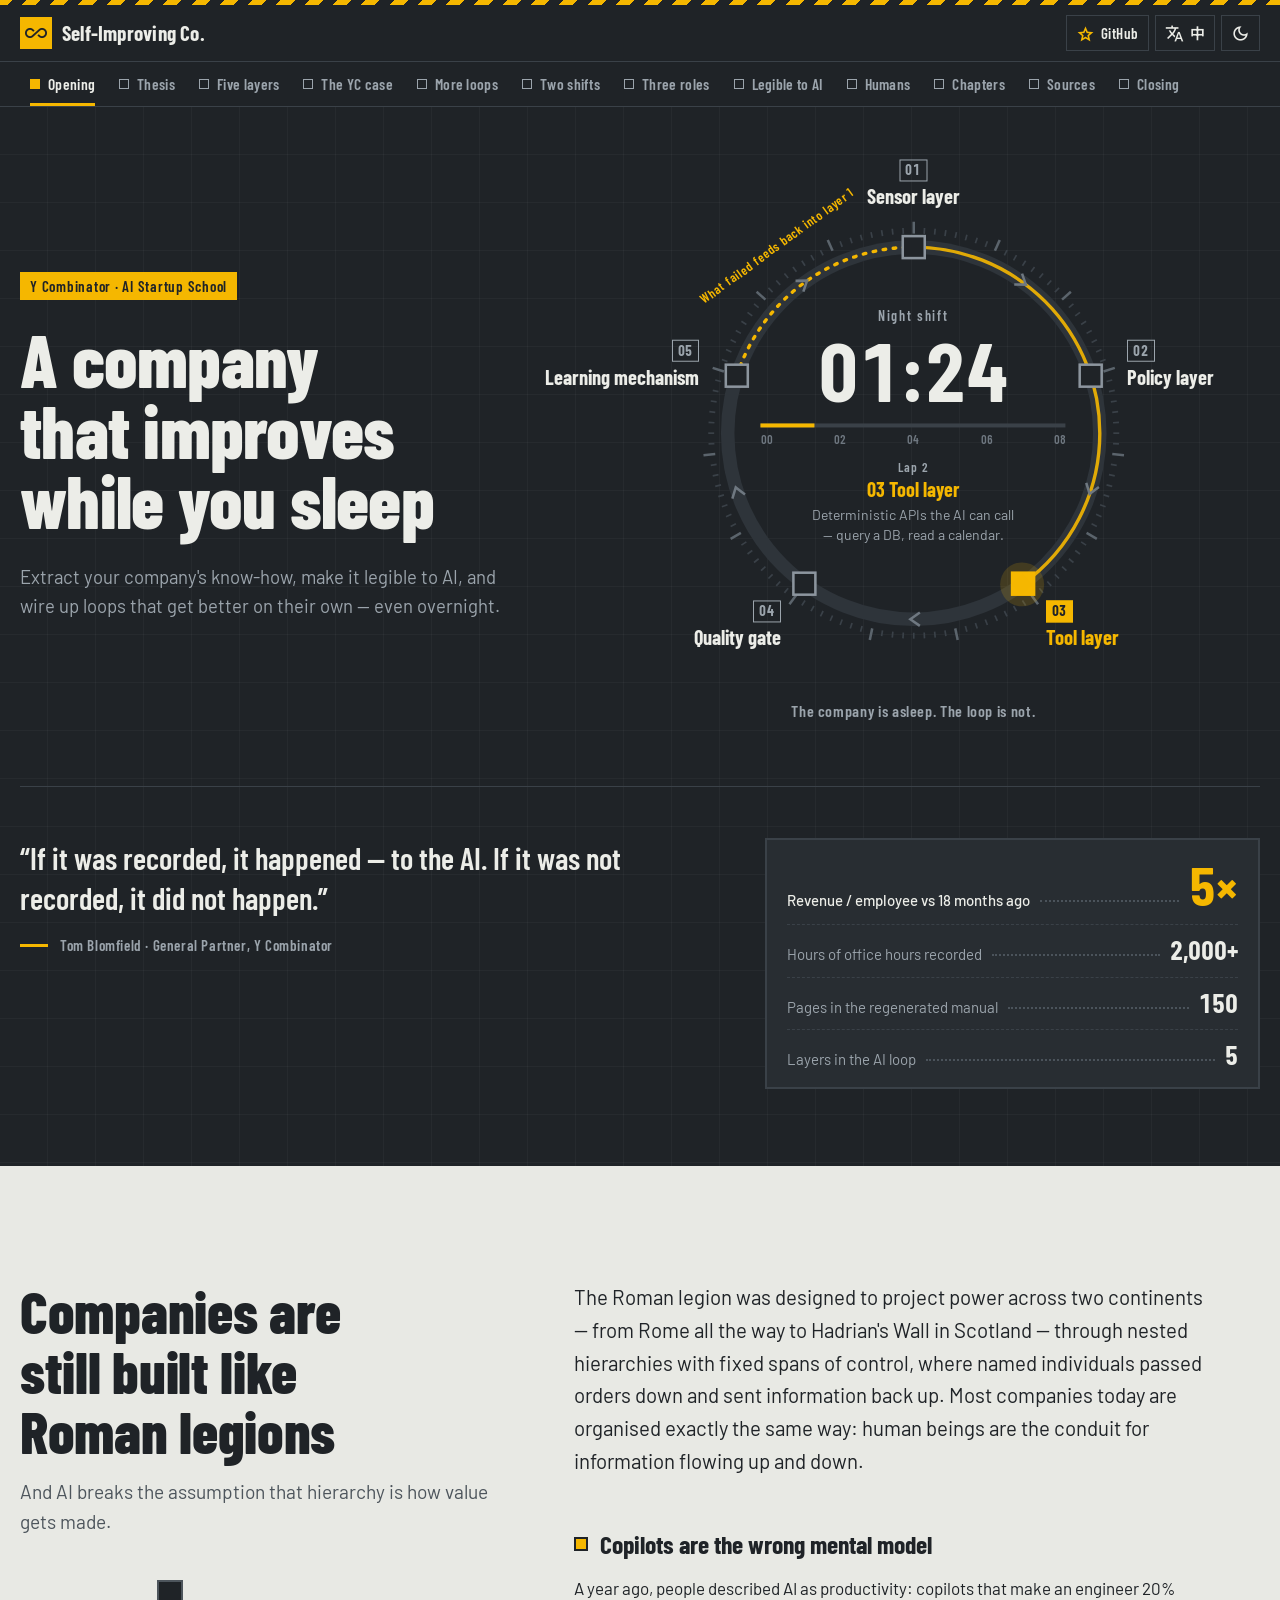
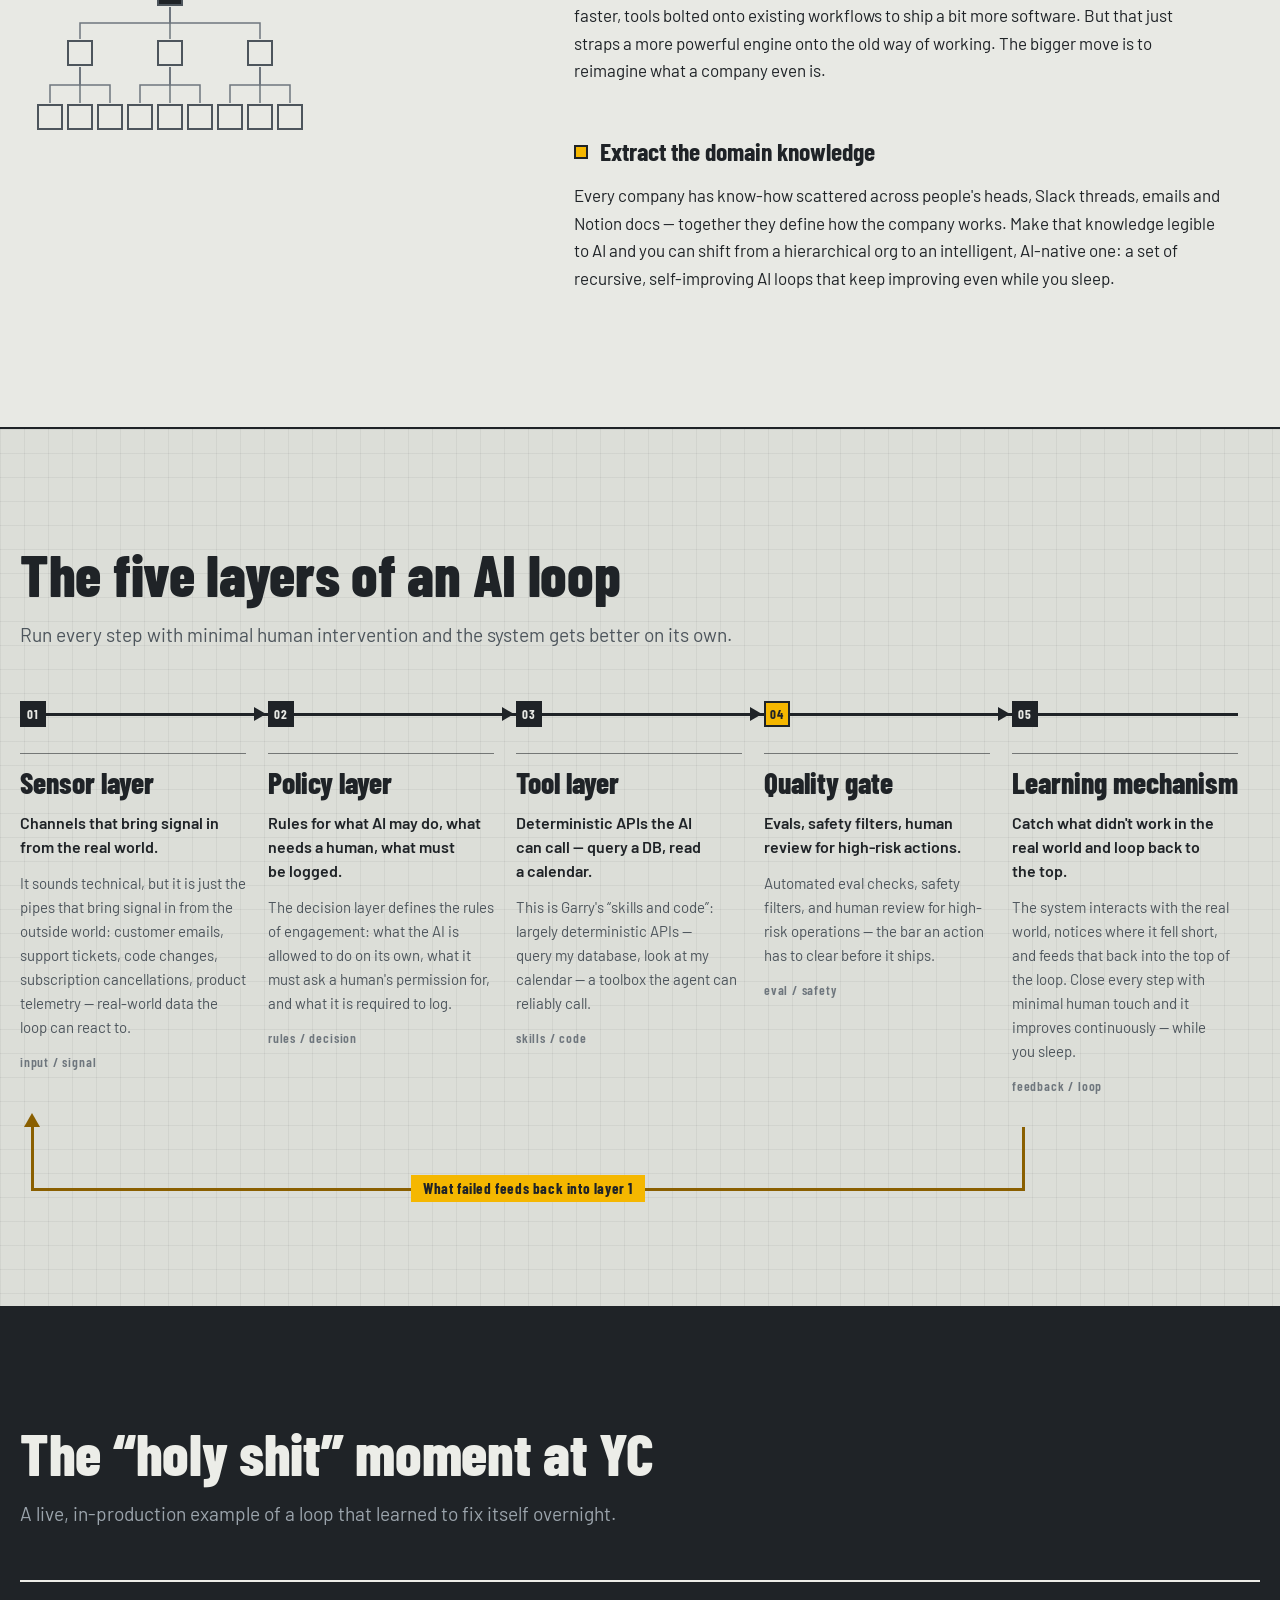
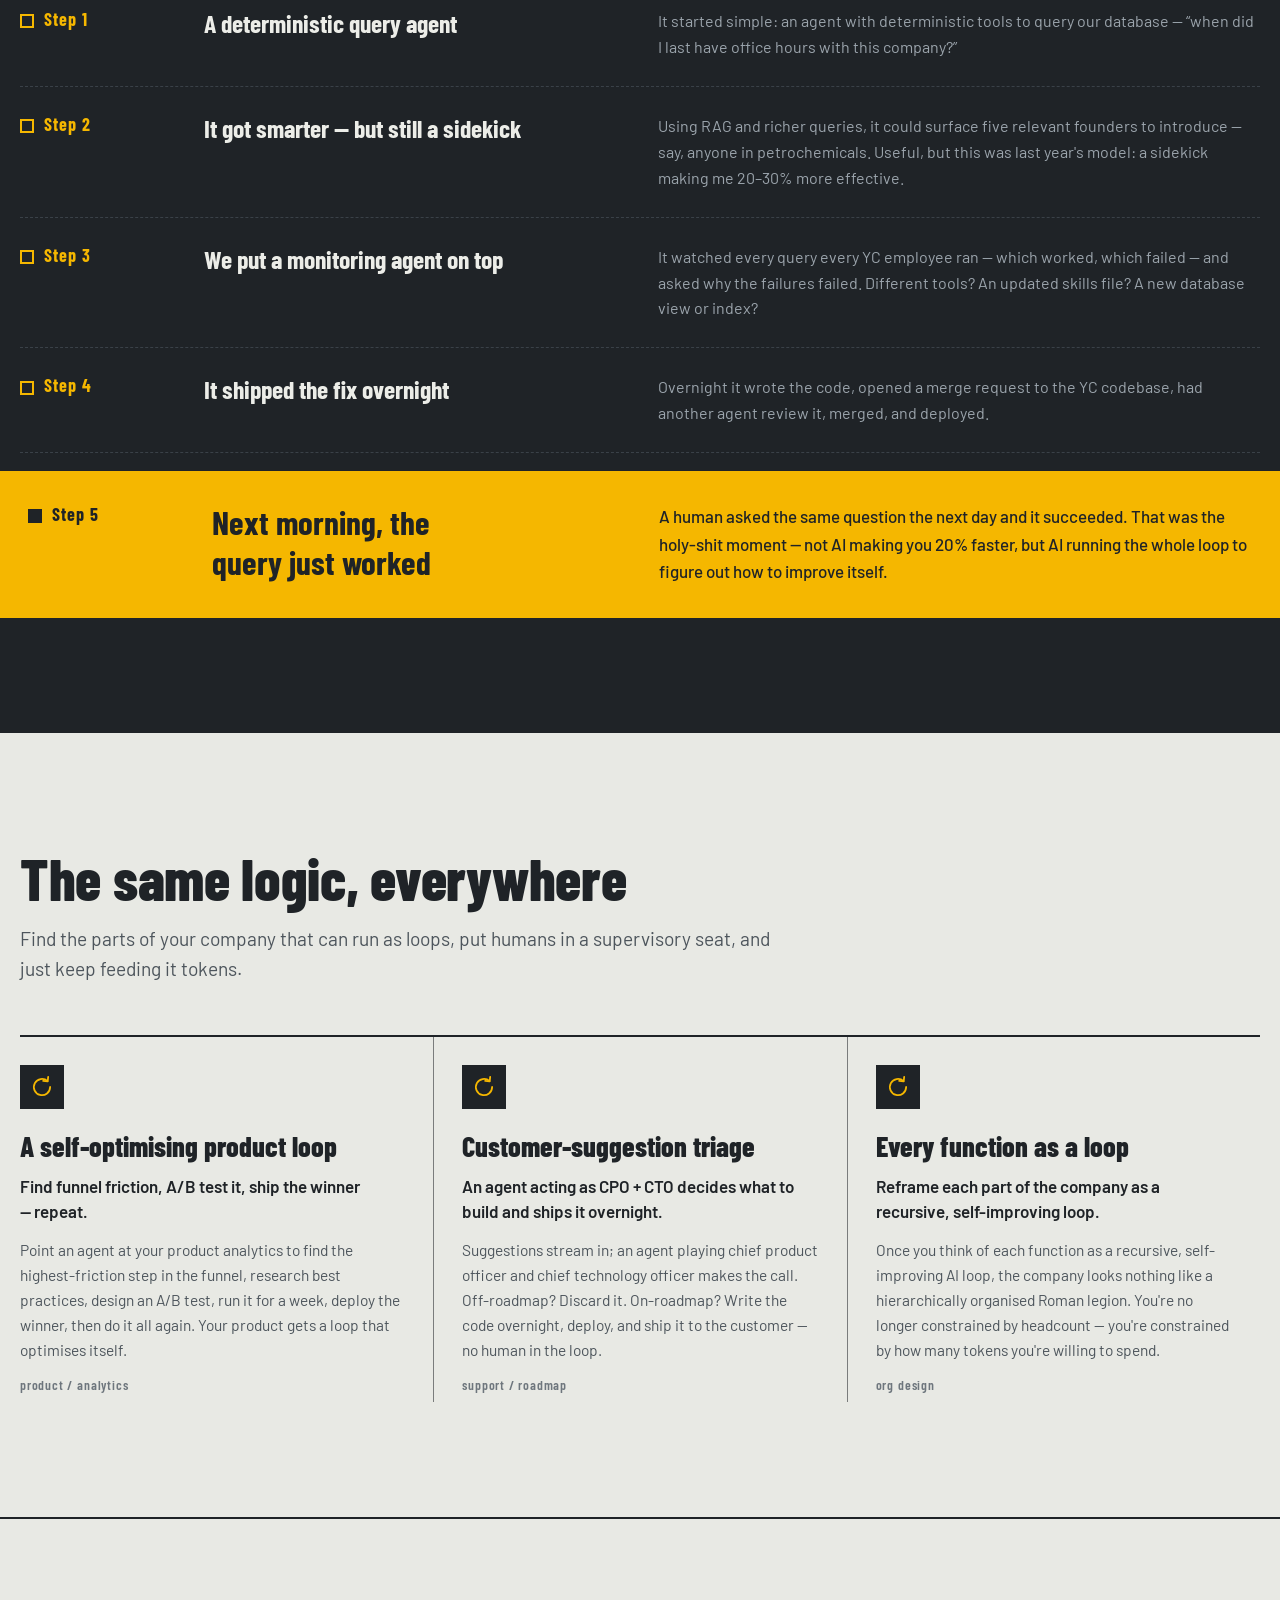
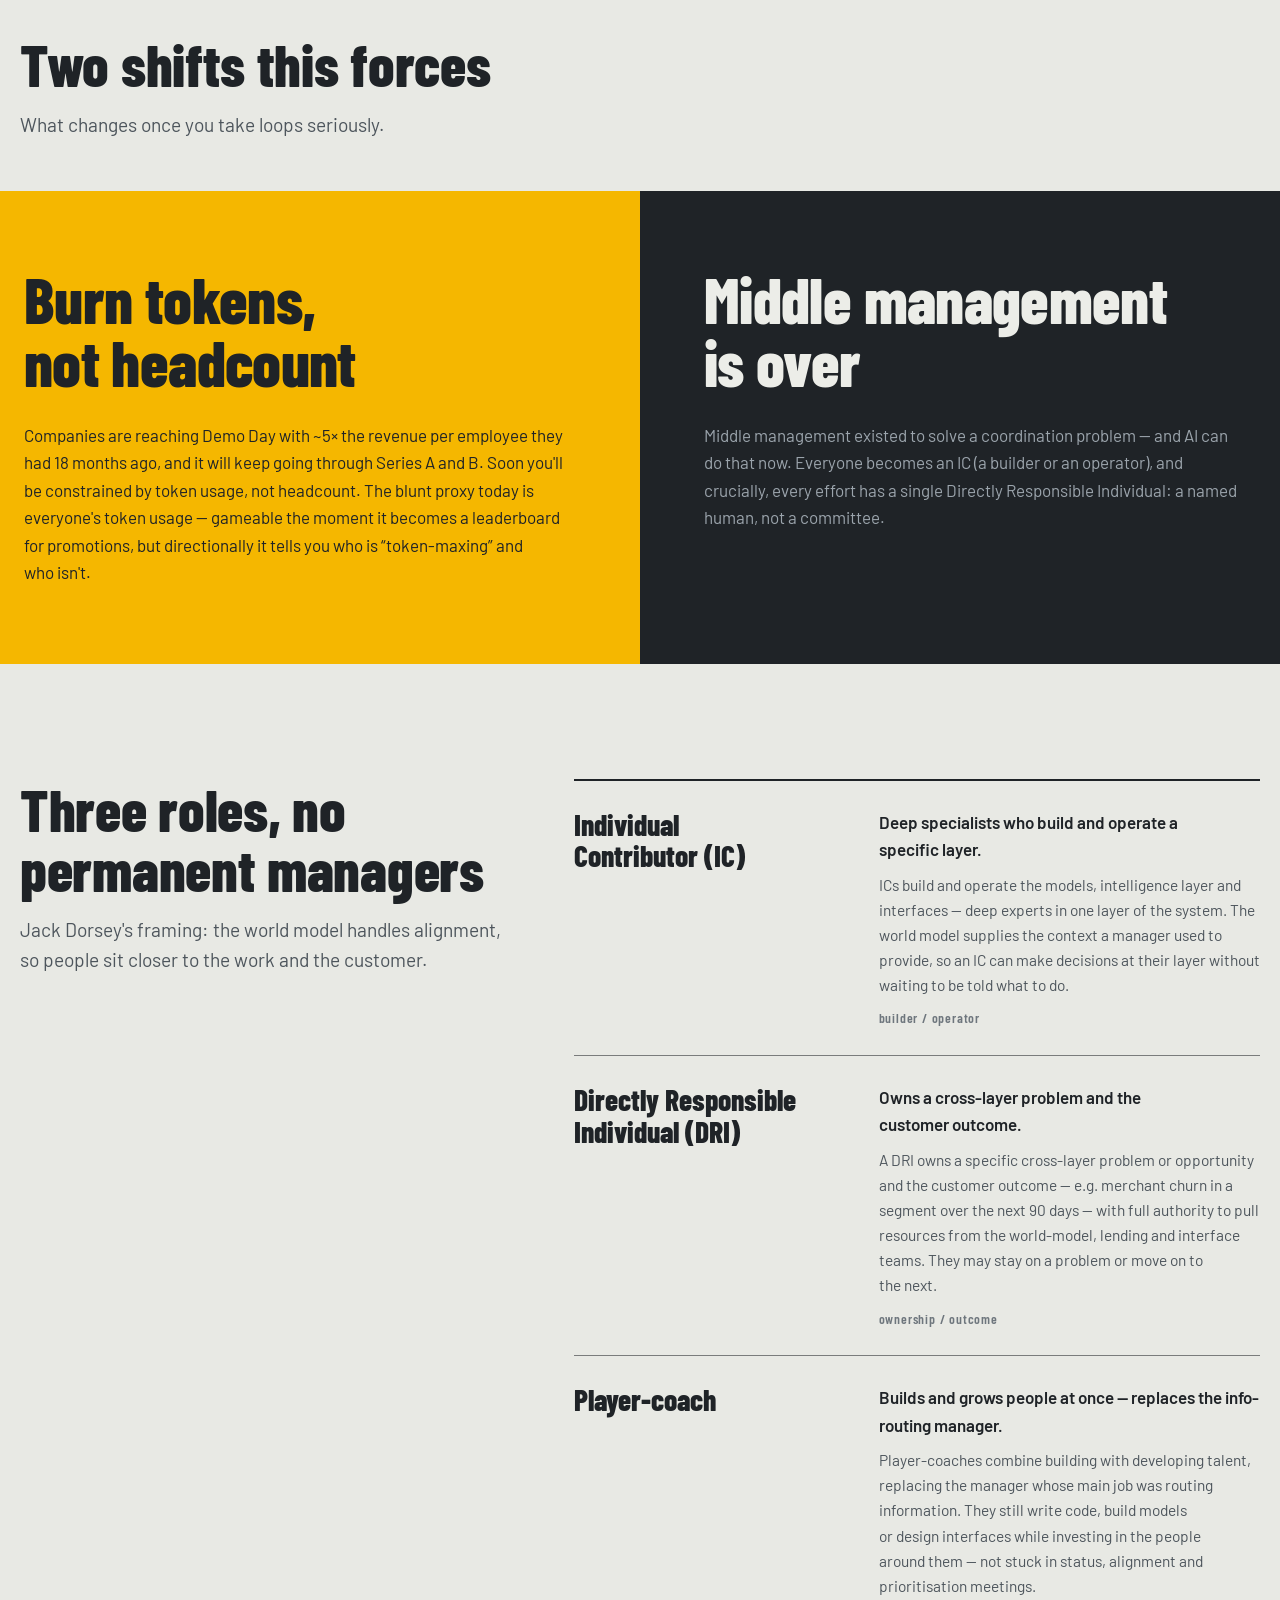
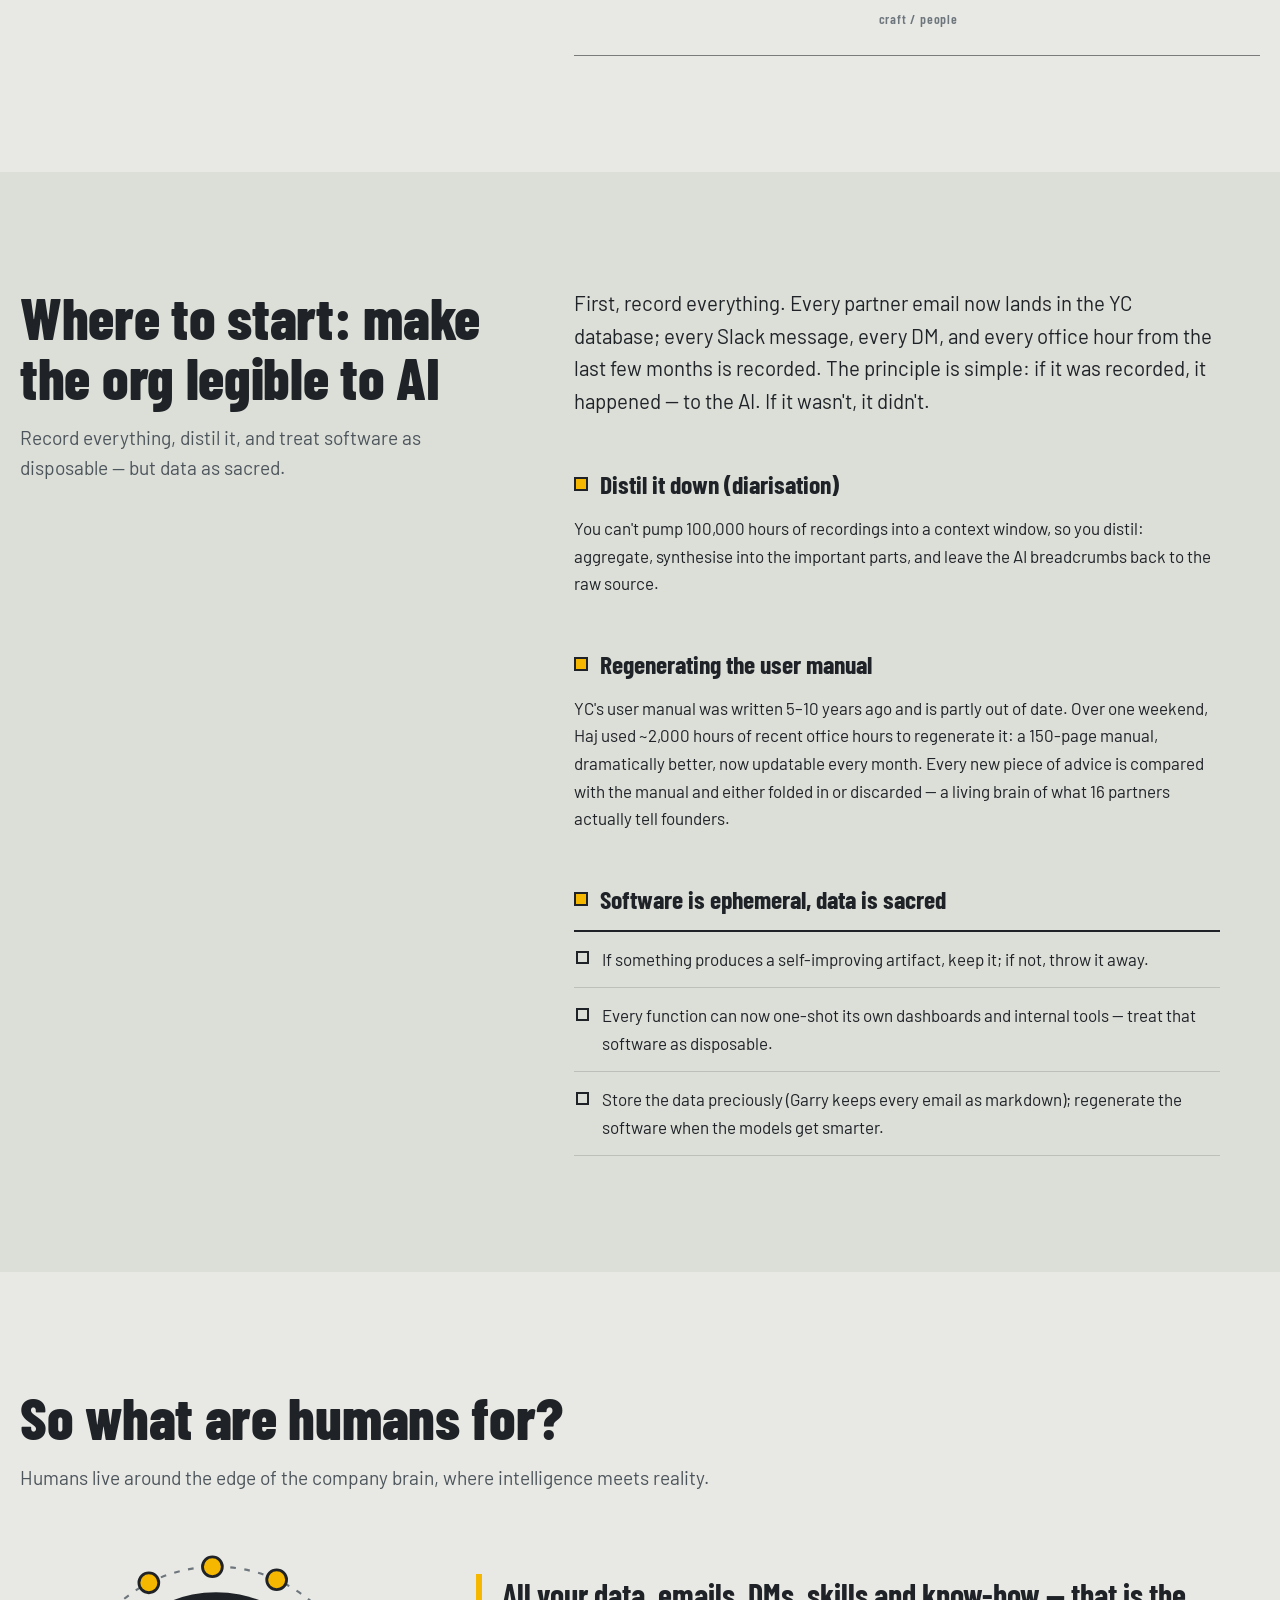
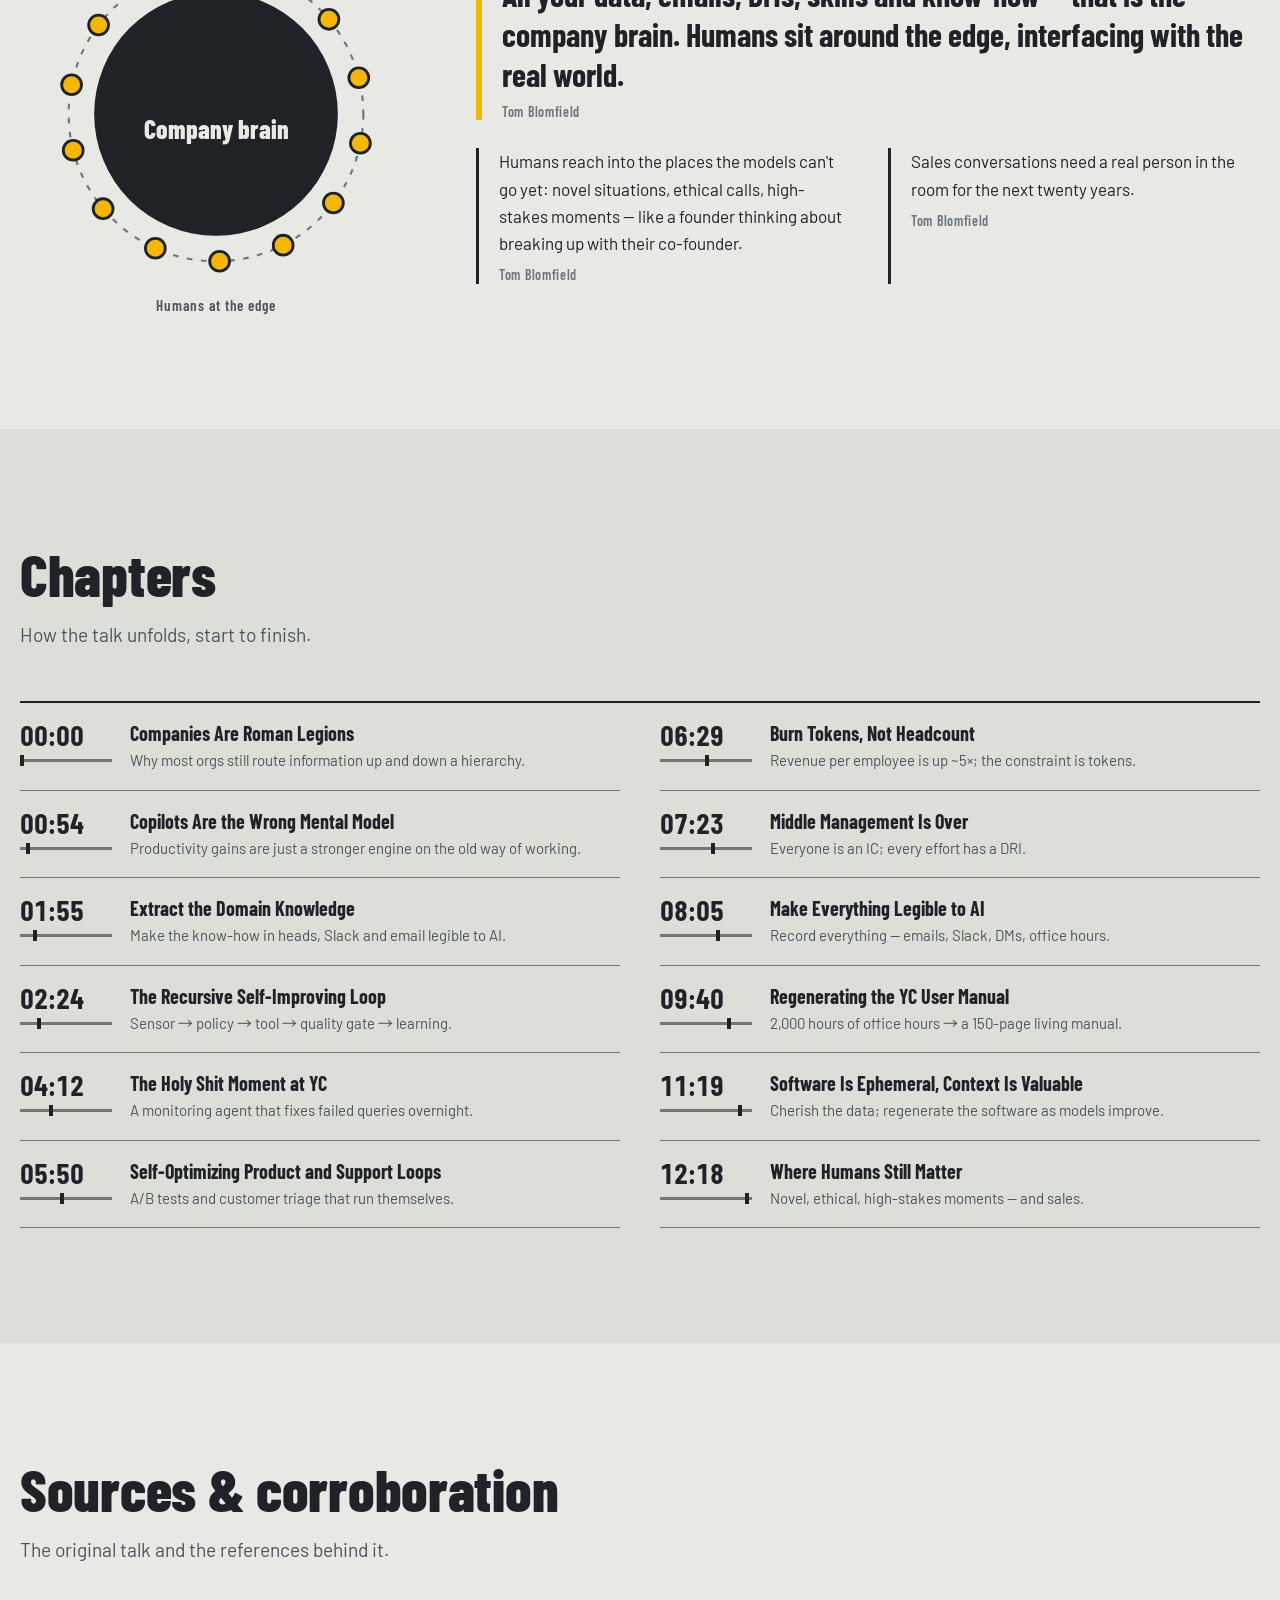
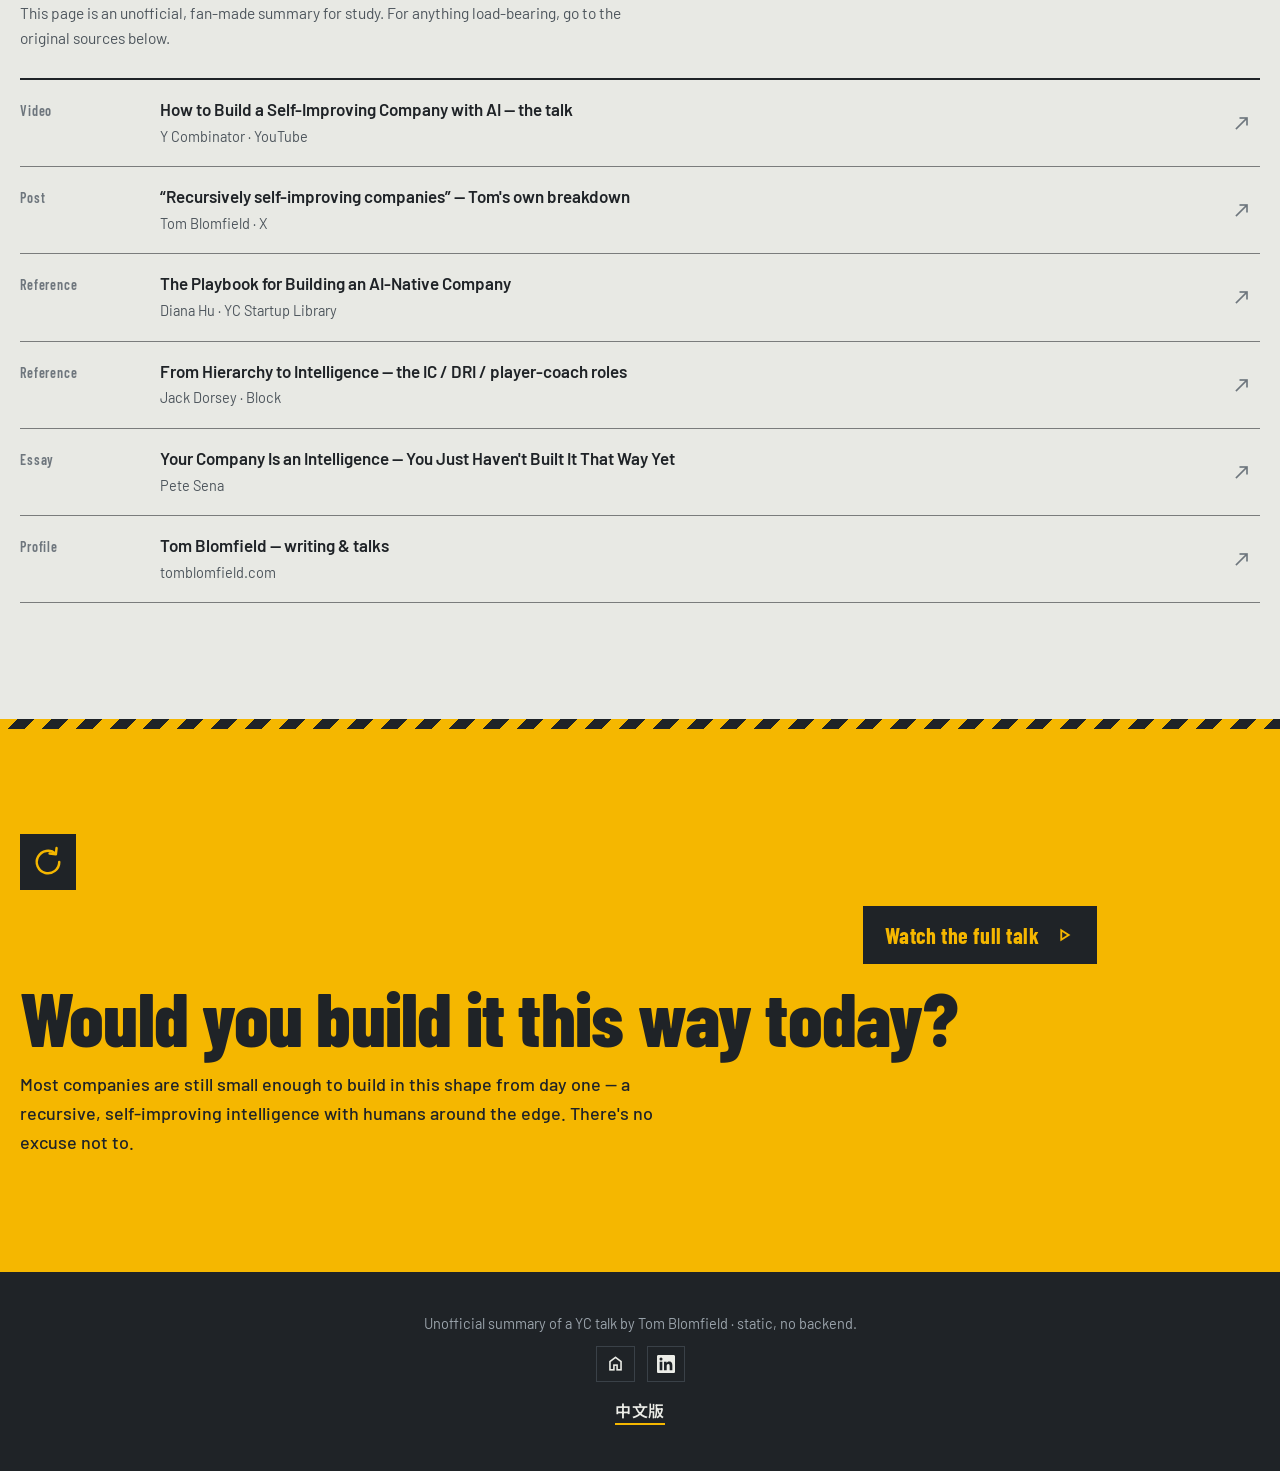
<file: en/index.html>
<!DOCTYPE html>
<html lang="en" data-theme="light">
<head>
  <!-- ==== Google Analytics 4 (Measurement ID: G-PR99EJ7JCW) ==== -->
  <script async src="https://www.googletagmanager.com/gtag/js?id=G-PR99EJ7JCW"></script>
  <script>
    window.dataLayer = window.dataLayer || [];
    function gtag(){ dataLayer.push(arguments); }
    gtag('js', new Date());
    gtag('config', 'G-PR99EJ7JCW');
  </script>

  <meta charset="UTF-8" />
  <meta name="viewport" content="width=device-width, initial-scale=1.0, viewport-fit=cover" />

  <!-- ==== Primary meta (kept in sync by app.js from SITE_META) ==== -->
  <title>How to Build a Self-Improving Company with AI</title>
  <meta name="description" content="A YC talk by Tom Blomfield on turning a company into recursive, self-improving AI loops." />
  <link rel="canonical" href="https://self-improving-company-with-ai.peteraim.com/en/" />
  <link rel="alternate" hreflang="zh-Hant" href="https://self-improving-company-with-ai.peteraim.com/" />
  <link rel="alternate" hreflang="en" href="https://self-improving-company-with-ai.peteraim.com/en/" />
  <link rel="alternate" hreflang="x-default" href="https://self-improving-company-with-ai.peteraim.com/" />
  <meta name="theme-color" content="#1F2327" />

  <!-- ==== Open Graph ==== -->
  <meta property="og:type" content="article" />
  <meta property="og:title" content="How to Build a Self-Improving Company with AI" />
  <meta property="og:description" content="A YC talk by Tom Blomfield on turning a company into recursive, self-improving AI loops." />
  <meta property="og:url" content="https://self-improving-company-with-ai.peteraim.com/en/" />
  <meta property="og:image" content="https://self-improving-company-with-ai.peteraim.com/og-image.png" />

  <!-- ==== Twitter ==== -->
  <meta name="twitter:card" content="summary_large_image" />
  <meta name="twitter:title" content="How to Build a Self-Improving Company with AI" />
  <meta name="twitter:description" content="A YC talk by Tom Blomfield on turning a company into recursive, self-improving AI loops." />
  <meta name="twitter:image" content="https://self-improving-company-with-ai.peteraim.com/og-image.png" />

  <!-- ==== JSON-LD structured data ==== -->
  <script type="application/ld+json">
  {
    "@context": "https://schema.org",
    "@type": "Article",
    "headline": "How to Build a Self-Improving Company with AI",
    "description": "A YC talk by Tom Blomfield on turning a company into recursive, self-improving AI loops.",
    "author": { "@type": "Person", "name": "Tom Blomfield" },
    "publisher": { "@type": "Organization", "name": "Y Combinator" },
    "url": "https://self-improving-company-with-ai.peteraim.com/en/",
    "inLanguage": "en"
  }
  </script>

  <!-- ==== Theme before first paint: saved choice, else the OS setting ==== -->
  <script>
    (function () {
      var t = null;
      try { t = localStorage.getItem("theme"); } catch (e) {}
      if (t !== "dark" && t !== "light") {
        t = window.matchMedia && matchMedia("(prefers-color-scheme: dark)").matches ? "dark" : "light";
      }
      document.documentElement.setAttribute("data-theme", t);
    })();
  </script>

  <!-- ==== Fonts + icons (CDN, no local files) ==== -->
  <link rel="preconnect" href="https://fonts.googleapis.com" />
  <link rel="preconnect" href="https://fonts.gstatic.com" crossorigin />
  <link href="https://fonts.googleapis.com/css2?family=Barlow+Condensed:wght@500;600;700;800&family=Barlow:wght@400;500;600&family=Noto+Sans+TC:wght@400;500;700;900&display=swap" rel="stylesheet" />
  <link href="https://fonts.googleapis.com/css2?family=Material+Symbols+Sharp:opsz,wght,FILL,GRAD@24,400,0,0&display=swap" rel="stylesheet" />

  <link rel="stylesheet" href="../assets/styles.css" />
  <meta property="og:image:width" content="1200">
  <meta property="og:image:height" content="630">
</head>
<body>
  <!-- ==== App bar ==== -->
  <header class="appbar">
    <div class="appbar__inner">
      <a class="brand" href="#top">
        <span class="material-symbols-rounded brand__logo">all_inclusive</span>
        <span class="brand__name" id="brandName">Self-Improving Company</span>
      </a>

      <div class="appbar__actions">
        <a class="icon-btn gh-link" href="https://github.com/tingwei161803/Self-Improving-Company-with-AI"
           target="_blank" rel="noopener" title="GitHub" aria-label="View source on GitHub"
           data-repo="tingwei161803/Self-Improving-Company-with-AI">
          <span class="material-symbols-rounded">star</span>
          <span class="icon-btn__txt" id="ghStarCount">GitHub</span>
        </a>

        <a class="icon-btn" id="langToggle" href="/" hreflang="zh-Hant" rel="alternate" lang="zh-Hant"
           title="Language" aria-label="Switch language / 切換語言">
          <span class="material-symbols-rounded">translate</span>
          <span class="icon-btn__txt" id="langLabel">中</span>
        </a>

        <button class="icon-btn" id="themeToggle" type="button"
                title="Theme" aria-label="Toggle theme / 切換主題">
          <span class="material-symbols-rounded" id="themeIcon">dark_mode</span>
        </button>
      </div>
    </div>
  </header>

  <!-- ==== Sticky section nav (auto-generated anchor pills + scrollspy) ==== -->
  <nav class="sectionnav" id="sectionNav" aria-label="Section navigation">
    <div class="sectionnav__inner" id="sectionNavInner"><a class="navlink" href="#overview" data-target="overview">Opening</a><a class="navlink" href="#thesis" data-target="thesis">Thesis</a><a class="navlink" href="#architecture" data-target="architecture">Five layers</a><a class="navlink" href="#case-study" data-target="case-study">The YC case</a><a class="navlink" href="#loops" data-target="loops">More loops</a><a class="navlink" href="#shifts" data-target="shifts">Two shifts</a><a class="navlink" href="#roles" data-target="roles">Three roles</a><a class="navlink" href="#legible" data-target="legible">Legible to AI</a><a class="navlink" href="#humans" data-target="humans">Humans</a><a class="navlink" href="#chapters" data-target="chapters">Chapters</a><a class="navlink" href="#sources" data-target="sources">Sources</a><a class="navlink" href="#closing" data-target="closing">Closing</a></div>
  </nav>

  <span id="top"></span>

  <!-- ==== Composite sections (rendered in order from SITE_SECTIONS) ==== -->
  <main id="sections" aria-live="polite">
<section class="section section--hero" id="overview" aria-labelledby="overview-heading"><div class="hero__grid"><header class="hero__head"><p class="hero__eyebrow">Y Combinator · AI Startup School</p><h1 id="overview-heading">A company that improves while you sleep</h1><p class="hero__sub">Extract your company's know-how, make it legible to AI, and wire up loops that get better on their own — even overnight.</p></header><figure class="loopviz" role="group" aria-label="The five-layer AI loop running overnight, from 00:00 to 08:00"><div class="loopviz__stage"><div class="loopviz__ring"><svg class="lv-svg" viewBox="0 0 820 620" aria-hidden="true" focusable="false"><g class="lv-ticks"><line class="lv-tick is-major" x1="410" y1="74" x2="410" y2="60"></line><line class="lv-tick" x1="422.35" y1="74.32" x2="422.72" y2="67.33"></line><line class="lv-tick" x1="434.67" y1="75.29" x2="435.4" y2="68.33"></line><line class="lv-tick" x1="446.92" y1="76.91" x2="448.01" y2="69.99"></line><line class="lv-tick" x1="459.07" y1="79.16" x2="460.52" y2="72.31"></line><line class="lv-tick" x1="471.08" y1="82.04" x2="472.89" y2="75.28"></line><line class="lv-tick" x1="482.93" y1="85.55" x2="485.09" y2="78.89"></line><line class="lv-tick" x1="494.57" y1="89.68" x2="497.08" y2="83.14"></line><line class="lv-tick is-major" x1="505.99" y1="94.4" x2="511.68" y2="81.61"></line><line class="lv-tick" x1="517.14" y1="99.72" x2="520.32" y2="93.49"></line><line class="lv-tick" x1="528" y1="105.62" x2="531.5" y2="99.56"></line><line class="lv-tick" x1="538.53" y1="112.07" x2="542.35" y2="106.2"></line><line class="lv-tick" x1="548.72" y1="119.07" x2="552.83" y2="113.41"></line><line class="lv-tick" x1="558.52" y1="126.59" x2="562.92" y2="121.15"></line><line class="lv-tick" x1="567.91" y1="134.62" x2="572.6" y2="129.42"></line><line class="lv-tick" x1="576.88" y1="143.12" x2="581.83" y2="138.17"></line><line class="lv-tick is-major" x1="585.38" y1="152.09" x2="595.79" y2="142.72"></line><line class="lv-tick" x1="593.41" y1="161.48" x2="598.85" y2="157.08"></line><line class="lv-tick" x1="600.93" y1="171.28" x2="606.59" y2="167.17"></line><line class="lv-tick" x1="607.93" y1="181.47" x2="613.8" y2="177.65"></line><line class="lv-tick" x1="614.38" y1="192" x2="620.44" y2="188.5"></line><line class="lv-tick" x1="620.28" y1="202.86" x2="626.51" y2="199.68"></line><line class="lv-tick" x1="625.6" y1="214.01" x2="631.99" y2="211.16"></line><line class="lv-tick" x1="630.32" y1="225.43" x2="636.86" y2="222.92"></line><line class="lv-tick is-major" x1="634.45" y1="237.07" x2="647.76" y2="232.75"></line><line class="lv-tick" x1="637.96" y1="248.92" x2="644.72" y2="247.11"></line><line class="lv-tick" x1="640.84" y1="260.93" x2="647.69" y2="259.48"></line><line class="lv-tick" x1="643.09" y1="273.08" x2="650.01" y2="271.99"></line><line class="lv-tick" x1="644.71" y1="285.33" x2="651.67" y2="284.6"></line><line class="lv-tick" x1="645.68" y1="297.65" x2="652.67" y2="297.28"></line><line class="lv-tick" x1="646" y1="310" x2="653" y2="310"></line><line class="lv-tick" x1="645.68" y1="322.35" x2="652.67" y2="322.72"></line><line class="lv-tick is-major" x1="644.71" y1="334.67" x2="658.63" y2="336.13"></line><line class="lv-tick" x1="643.09" y1="346.92" x2="650.01" y2="348.01"></line><line class="lv-tick" x1="640.84" y1="359.07" x2="647.69" y2="360.52"></line><line class="lv-tick" x1="637.96" y1="371.08" x2="644.72" y2="372.89"></line><line class="lv-tick" x1="634.45" y1="382.93" x2="641.11" y2="385.09"></line><line class="lv-tick" x1="630.32" y1="394.57" x2="636.86" y2="397.08"></line><line class="lv-tick" x1="625.6" y1="405.99" x2="631.99" y2="408.84"></line><line class="lv-tick" x1="620.28" y1="417.14" x2="626.51" y2="420.32"></line><line class="lv-tick is-major" x1="614.38" y1="428" x2="626.51" y2="435"></line><line class="lv-tick" x1="607.93" y1="438.53" x2="613.8" y2="442.35"></line><line class="lv-tick" x1="600.93" y1="448.72" x2="606.59" y2="452.83"></line><line class="lv-tick" x1="593.41" y1="458.52" x2="598.85" y2="462.92"></line><line class="lv-tick" x1="585.38" y1="467.91" x2="590.58" y2="472.6"></line><line class="lv-tick" x1="576.88" y1="476.88" x2="581.83" y2="481.83"></line><line class="lv-tick" x1="567.91" y1="485.38" x2="572.6" y2="490.58"></line><line class="lv-tick" x1="558.52" y1="493.41" x2="562.92" y2="498.85"></line><line class="lv-tick is-major" x1="548.72" y1="500.93" x2="556.95" y2="512.25"></line><line class="lv-tick" x1="538.53" y1="507.93" x2="542.35" y2="513.8"></line><line class="lv-tick" x1="528" y1="514.38" x2="531.5" y2="520.44"></line><line class="lv-tick" x1="517.14" y1="520.28" x2="520.32" y2="526.51"></line><line class="lv-tick" x1="505.99" y1="525.6" x2="508.84" y2="531.99"></line><line class="lv-tick" x1="494.57" y1="530.32" x2="497.08" y2="536.86"></line><line class="lv-tick" x1="482.93" y1="534.45" x2="485.09" y2="541.11"></line><line class="lv-tick" x1="471.08" y1="537.96" x2="472.89" y2="544.72"></line><line class="lv-tick is-major" x1="459.07" y1="540.84" x2="461.98" y2="554.54"></line><line class="lv-tick" x1="446.92" y1="543.09" x2="448.01" y2="550.01"></line><line class="lv-tick" x1="434.67" y1="544.71" x2="435.4" y2="551.67"></line><line class="lv-tick" x1="422.35" y1="545.68" x2="422.72" y2="552.67"></line><line class="lv-tick" x1="410" y1="546" x2="410" y2="553"></line><line class="lv-tick" x1="397.65" y1="545.68" x2="397.28" y2="552.67"></line><line class="lv-tick" x1="385.33" y1="544.71" x2="384.6" y2="551.67"></line><line class="lv-tick" x1="373.08" y1="543.09" x2="371.99" y2="550.01"></line><line class="lv-tick is-major" x1="360.93" y1="540.84" x2="358.02" y2="554.54"></line><line class="lv-tick" x1="348.92" y1="537.96" x2="347.11" y2="544.72"></line><line class="lv-tick" x1="337.07" y1="534.45" x2="334.91" y2="541.11"></line><line class="lv-tick" x1="325.43" y1="530.32" x2="322.92" y2="536.86"></line><line class="lv-tick" x1="314.01" y1="525.6" x2="311.16" y2="531.99"></line><line class="lv-tick" x1="302.86" y1="520.28" x2="299.68" y2="526.51"></line><line class="lv-tick" x1="292" y1="514.38" x2="288.5" y2="520.44"></line><line class="lv-tick" x1="281.47" y1="507.93" x2="277.65" y2="513.8"></line><line class="lv-tick is-major" x1="271.28" y1="500.93" x2="263.05" y2="512.25"></line><line class="lv-tick" x1="261.48" y1="493.41" x2="257.08" y2="498.85"></line><line class="lv-tick" x1="252.09" y1="485.38" x2="247.4" y2="490.58"></line><line class="lv-tick" x1="243.12" y1="476.88" x2="238.17" y2="481.83"></line><line class="lv-tick" x1="234.62" y1="467.91" x2="229.42" y2="472.6"></line><line class="lv-tick" x1="226.59" y1="458.52" x2="221.15" y2="462.92"></line><line class="lv-tick" x1="219.07" y1="448.72" x2="213.41" y2="452.83"></line><line class="lv-tick" x1="212.07" y1="438.53" x2="206.2" y2="442.35"></line><line class="lv-tick is-major" x1="205.62" y1="428" x2="193.49" y2="435"></line><line class="lv-tick" x1="199.72" y1="417.14" x2="193.49" y2="420.32"></line><line class="lv-tick" x1="194.4" y1="405.99" x2="188.01" y2="408.84"></line><line class="lv-tick" x1="189.68" y1="394.57" x2="183.14" y2="397.08"></line><line class="lv-tick" x1="185.55" y1="382.93" x2="178.89" y2="385.09"></line><line class="lv-tick" x1="182.04" y1="371.08" x2="175.28" y2="372.89"></line><line class="lv-tick" x1="179.16" y1="359.07" x2="172.31" y2="360.52"></line><line class="lv-tick" x1="176.91" y1="346.92" x2="169.99" y2="348.01"></line><line class="lv-tick is-major" x1="175.29" y1="334.67" x2="161.37" y2="336.13"></line><line class="lv-tick" x1="174.32" y1="322.35" x2="167.33" y2="322.72"></line><line class="lv-tick" x1="174" y1="310" x2="167" y2="310"></line><line class="lv-tick" x1="174.32" y1="297.65" x2="167.33" y2="297.28"></line><line class="lv-tick" x1="175.29" y1="285.33" x2="168.33" y2="284.6"></line><line class="lv-tick" x1="176.91" y1="273.08" x2="169.99" y2="271.99"></line><line class="lv-tick" x1="179.16" y1="260.93" x2="172.31" y2="259.48"></line><line class="lv-tick" x1="182.04" y1="248.92" x2="175.28" y2="247.11"></line><line class="lv-tick is-major" x1="185.55" y1="237.07" x2="172.24" y2="232.75"></line><line class="lv-tick" x1="189.68" y1="225.43" x2="183.14" y2="222.92"></line><line class="lv-tick" x1="194.4" y1="214.01" x2="188.01" y2="211.16"></line><line class="lv-tick" x1="199.72" y1="202.86" x2="193.49" y2="199.68"></line><line class="lv-tick" x1="205.62" y1="192" x2="199.56" y2="188.5"></line><line class="lv-tick" x1="212.07" y1="181.47" x2="206.2" y2="177.65"></line><line class="lv-tick" x1="219.07" y1="171.28" x2="213.41" y2="167.17"></line><line class="lv-tick" x1="226.59" y1="161.48" x2="221.15" y2="157.08"></line><line class="lv-tick is-major" x1="234.62" y1="152.09" x2="224.21" y2="142.72"></line><line class="lv-tick" x1="243.12" y1="143.12" x2="238.17" y2="138.17"></line><line class="lv-tick" x1="252.09" y1="134.62" x2="247.4" y2="129.42"></line><line class="lv-tick" x1="261.48" y1="126.59" x2="257.08" y2="121.15"></line><line class="lv-tick" x1="271.28" y1="119.07" x2="267.17" y2="113.41"></line><line class="lv-tick" x1="281.47" y1="112.07" x2="277.65" y2="106.2"></line><line class="lv-tick" x1="292" y1="105.62" x2="288.5" y2="99.56"></line><line class="lv-tick" x1="302.86" y1="99.72" x2="299.68" y2="93.49"></line><line class="lv-tick is-major" x1="314.01" y1="94.4" x2="308.32" y2="81.61"></line><line class="lv-tick" x1="325.43" y1="89.68" x2="322.92" y2="83.14"></line><line class="lv-tick" x1="337.07" y1="85.55" x2="334.91" y2="78.89"></line><line class="lv-tick" x1="348.92" y1="82.04" x2="347.11" y2="75.28"></line><line class="lv-tick" x1="360.93" y1="79.16" x2="359.48" y2="72.31"></line><line class="lv-tick" x1="373.08" y1="76.91" x2="371.99" y2="69.99"></line><line class="lv-tick" x1="385.33" y1="75.29" x2="384.6" y2="68.33"></line><line class="lv-tick" x1="397.65" y1="74.32" x2="397.28" y2="67.33"></line></g><circle class="lv-track" cx="410" cy="310" r="220"></circle><circle class="lv-progress" cx="410" cy="310" r="220" transform="rotate(-90 410 310)" stroke-dasharray="1382.3" stroke-dashoffset="1382.3"></circle><path class="lv-feedback" d="M200.77,242.02 A220,220 0 0 1 410,90"></path><path class="lv-chev" d="M-6,-7 L4,0 L-6,7" transform="translate(539.31 132.02) rotate(36)"></path><path class="lv-chev" d="M-6,-7 L4,0 L-6,7" transform="translate(619.23 377.98) rotate(108)"></path><path class="lv-chev" d="M-6,-7 L4,0 L-6,7" transform="translate(410 530) rotate(180)"></path><path class="lv-chev" d="M-6,-7 L4,0 L-6,7" transform="translate(200.77 377.98) rotate(252)"></path><path class="lv-chev" d="M-6,-7 L4,0 L-6,7" transform="translate(280.69 132.02) rotate(324)"></path><g class="lv-node is-on" data-i="0" transform="translate(410 90)"><rect x="-13" y="-13" width="26" height="26"></rect></g><g class="lv-node" data-i="1" transform="translate(619.23 242.02)"><rect x="-13" y="-13" width="26" height="26"></rect></g><g class="lv-node" data-i="2" transform="translate(539.31 487.98)"><rect x="-13" y="-13" width="26" height="26"></rect></g><g class="lv-node" data-i="3" transform="translate(280.69 487.98)"><rect x="-13" y="-13" width="26" height="26"></rect></g><g class="lv-node" data-i="4" transform="translate(200.77 242.02)"><rect x="-13" y="-13" width="26" height="26"></rect></g><g class="lv-token" transform="translate(410 90)"><circle class="lv-halo" r="26"></circle><rect x="-9" y="-9" width="18" height="18" transform="rotate(45)"></rect></g></svg><a class="station station--top is-on" data-i="0" href="#sensor-layer" style="--x:50%;--y:7.1%"><span class="station__n">01</span><span class="station__name">Sensor layer</span></a><a class="station station--right" data-i="1" href="#policy-layer" style="--x:80.85%;--y:36.74%"><span class="station__n">02</span><span class="station__name">Policy layer</span></a><a class="station station--right is-low" data-i="2" href="#tool-layer" style="--x:69.07%;--y:84.71%"><span class="station__n">03</span><span class="station__name">Tool layer</span></a><a class="station station--left is-low" data-i="3" href="#quality-gate" style="--x:30.93%;--y:84.71%"><span class="station__n">04</span><span class="station__name">Quality gate</span></a><a class="station station--left" data-i="4" href="#learning-mechanism" style="--x:19.15%;--y:36.74%"><span class="station__n">05</span><span class="station__name">Learning mechanism</span></a><span class="lv-fblabel" style="--x:30.36%;--y:14.25%">What failed feeds back into layer 1</span></div><div class="clock"><span class="clock__label">Night shift</span><span class="clock__time" data-clock="">00:00</span><span class="clock__bar" aria-hidden="true"><span data-clockbar=""></span></span><span class="clock__scale" aria-hidden="true"><span>00</span><span>02</span><span>04</span><span>06</span><span>08</span></span><span class="clock__now"><span class="clock__lap" data-lap="">Lap 1</span><span class="clock__station" data-station="">01 Sensor layer</span><span class="clock__sum" data-sum="">Channels that bring signal in from the real world.</span></span></div></div><figcaption class="loopviz__cap">The company is asleep. The loop is not.</figcaption></figure></div><div class="hero__foot"><figure class="hero__lead"><blockquote>“If it was recorded, it happened — to the AI. If it was not recorded, it did not happen.”</blockquote><figcaption>Tom Blomfield · General Partner, Y Combinator</figcaption></figure><aside class="plate" aria-label="The talk in numbers"><dl class="plate__list"><div class="plate__row is-key"><dt>Revenue / employee vs 18 months ago</dt><dd>5×</dd></div><div class="plate__row"><dt>Hours of office hours recorded</dt><dd>2,000+</dd></div><div class="plate__row"><dt>Pages in the regenerated manual</dt><dd>150</dd></div><div class="plate__row"><dt>Layers in the AI loop</dt><dd>5</dd></div></dl></aside></div></section><section class="section section--prose" id="thesis" aria-labelledby="thesis-heading"><div class="split split--prose"><div class="split__head"><header class="section-head"><h2 id="thesis-heading">Companies are still built like Roman legions</h2><p class="section-head__sub">And AI breaks the assumption that hierarchy is how value gets made.</p></header><svg class="legion" viewBox="0 0 300 170" aria-hidden="true" focusable="false"><path d="M150,30 V46 H60 V62"></path><path d="M150,30 V46 H150 V62"></path><path d="M150,30 V46 H240 V62"></path><path d="M60,90 V108 H30 V126"></path><path d="M60,90 V108 H60 V126"></path><path d="M60,90 V108 H90 V126"></path><path d="M150,90 V108 H120 V126"></path><path d="M150,90 V108 H150 V126"></path><path d="M150,90 V108 H180 V126"></path><path d="M240,90 V108 H210 V126"></path><path d="M240,90 V108 H240 V126"></path><path d="M240,90 V108 H270 V126"></path><rect x="138" y="4" width="24" height="24"></rect><rect x="48" y="64" width="24" height="24"></rect><rect x="138" y="64" width="24" height="24"></rect><rect x="228" y="64" width="24" height="24"></rect><rect x="18" y="128" width="24" height="24"></rect><rect x="48" y="128" width="24" height="24"></rect><rect x="78" y="128" width="24" height="24"></rect><rect x="108" y="128" width="24" height="24"></rect><rect x="138" y="128" width="24" height="24"></rect><rect x="168" y="128" width="24" height="24"></rect><rect x="198" y="128" width="24" height="24"></rect><rect x="228" y="128" width="24" height="24"></rect><rect x="258" y="128" width="24" height="24"></rect></svg></div><div class="prose"><p>The Roman legion was designed to project power across two continents — from Rome all the way to Hadrian's Wall in Scotland — through nested hierarchies with fixed spans of control, where named individuals passed orders down and sent information back up. Most companies today are organised exactly the same way: human beings are the conduit for information flowing up and down.</p><h3>Copilots are the wrong mental model</h3><p>A year ago, people described AI as productivity: copilots that make an engineer 20% faster, tools bolted onto existing workflows to ship a bit more software. But that just straps a more powerful engine onto the old way of working. The bigger move is to reimagine what a company even is.</p><h3>Extract the domain knowledge</h3><p>Every company has know-how scattered across people's heads, Slack threads, emails and Notion docs — together they define how the company works. Make that knowledge legible to AI and you can shift from a hierarchical org to an intelligent, AI-native one: a set of recursive, self-improving AI loops that keep improving even while you sleep.</p></div></div></section><section class="section section--layers" id="architecture" aria-labelledby="architecture-heading"><header class="section-head"><h2 id="architecture-heading">The five layers of an AI loop</h2><p class="section-head__sub">Run every step with minimal human intervention and the system gets better on its own.</p></header><div class="layers-wrap"><ol class="layers"><li class="layer" id="sensor-layer" style="--i:0"><span class="layer__n" aria-hidden="true">01</span><div class="layer__head"><h3 class="layer__title">Sensor layer</h3><p class="layer__sum">Channels that bring signal in from the real world.</p></div><div class="layer__body"><p>It sounds technical, but it is just the pipes that bring signal in from the outside world: customer emails, support tickets, code changes, subscription cancellations, product telemetry — real-world data the loop can react to.</p><p class="tagline"><span class="sr-only">Keywords: </span>input / signal</p></div></li><li class="layer" id="policy-layer" style="--i:1"><span class="layer__n" aria-hidden="true">02</span><div class="layer__head"><h3 class="layer__title">Policy layer</h3><p class="layer__sum">Rules for what AI may do, what needs a human, what must be logged.</p></div><div class="layer__body"><p>The decision layer defines the rules of engagement: what the AI is allowed to do on its own, what it must ask a human's permission for, and what it is required to log.</p><p class="tagline"><span class="sr-only">Keywords: </span>rules / decision</p></div></li><li class="layer" id="tool-layer" style="--i:2"><span class="layer__n" aria-hidden="true">03</span><div class="layer__head"><h3 class="layer__title">Tool layer</h3><p class="layer__sum">Deterministic APIs the AI can call — query a DB, read a calendar.</p></div><div class="layer__body"><p>This is Garry's “skills and code”: largely deterministic APIs — query my database, look at my calendar — a toolbox the agent can reliably call.</p><p class="tagline"><span class="sr-only">Keywords: </span>skills / code</p></div></li><li class="layer" id="quality-gate" style="--i:3"><span class="layer__n" aria-hidden="true">04</span><div class="layer__head"><h3 class="layer__title">Quality gate</h3><p class="layer__sum">Evals, safety filters, human review for high-risk actions.</p></div><div class="layer__body"><p>Automated eval checks, safety filters, and human review for high-risk operations — the bar an action has to clear before it ships.</p><p class="tagline"><span class="sr-only">Keywords: </span>eval / safety</p></div></li><li class="layer" id="learning-mechanism" style="--i:4"><span class="layer__n" aria-hidden="true">05</span><div class="layer__head"><h3 class="layer__title">Learning mechanism</h3><p class="layer__sum">Catch what didn't work in the real world and loop back to the top.</p></div><div class="layer__body"><p>The system interacts with the real world, notices where it fell short, and feeds that back into the top of the loop. Close every step with minimal human touch and it improves continuously — while you sleep.</p><p class="tagline"><span class="sr-only">Keywords: </span>feedback / loop</p></div></li></ol><div class="layers__return" aria-hidden="true"><span class="layers__return-label">What failed feeds back into layer 1</span><span class="layers__return-head"></span></div></div></section><section class="section section--timeline" id="case-study" aria-labelledby="case-study-heading"><div class="night"><header class="section-head"><h2 id="case-study-heading">The “holy shit” moment at YC</h2><p class="section-head__sub">A live, in-production example of a loop that learned to fix itself overnight.</p></header><ol class="timeline"><li class="tl-item"><span class="tl-date">Step 1</span><div class="tl-main"><h3 class="tl-title">A deterministic query agent</h3><p class="tl-body">It started simple: an agent with deterministic tools to query our database — “when did I last have office hours with this company?”</p></div></li><li class="tl-item"><span class="tl-date">Step 2</span><div class="tl-main"><h3 class="tl-title">It got smarter — but still a sidekick</h3><p class="tl-body">Using RAG and richer queries, it could surface five relevant founders to introduce — say, anyone in petrochemicals. Useful, but this was last year's model: a sidekick making me 20–30% more effective.</p></div></li><li class="tl-item"><span class="tl-date">Step 3</span><div class="tl-main"><h3 class="tl-title">We put a monitoring agent on top</h3><p class="tl-body">It watched every query every YC employee ran — which worked, which failed — and asked why the failures failed. Different tools? An updated skills file? A new database view or index?</p></div></li><li class="tl-item"><span class="tl-date">Step 4</span><div class="tl-main"><h3 class="tl-title">It shipped the fix overnight</h3><p class="tl-body">Overnight it wrote the code, opened a merge request to the YC codebase, had another agent review it, merged, and deployed.</p></div></li><li class="tl-item is-dawn"><span class="tl-date">Step 5</span><div class="tl-main"><h3 class="tl-title">Next morning, the query just worked</h3><p class="tl-body">A human asked the same question the next day and it succeeded. That was the holy-shit moment — not AI making you 20% faster, but AI running the whole loop to figure out how to improve itself.</p></div></li></ol></div></section><section class="section section--columns" id="loops" aria-labelledby="loops-heading"><header class="section-head"><h2 id="loops-heading">The same logic, everywhere</h2><p class="section-head__sub">Find the parts of your company that can run as loops, put humans in a supervisory seat, and just keep feeding it tokens.</p></header><div class="columns"><article class="column" id="product-loop"><svg class="loop-glyph" viewBox="0 0 32 32" aria-hidden="true" focusable="false"><path d="M26 16a10 10 0 1 1-3.2-7.3" fill="none" stroke="currentColor" stroke-width="2.2" stroke-linecap="round"></path><path d="M23.6 3.6l-.6 5.6-5.6-.8" fill="none" stroke="currentColor" stroke-width="2.2" stroke-linecap="round" stroke-linejoin="round"></path></svg><h3 class="column__title">A self-optimising product loop</h3><p class="column__sum">Find funnel friction, A/B test it, ship the winner — repeat.</p><p class="column__body">Point an agent at your product analytics to find the highest-friction step in the funnel, research best practices, design an A/B test, run it for a week, deploy the winner, then do it all again. Your product gets a loop that optimises itself.</p><p class="tagline"><span class="sr-only">Keywords: </span>product / analytics</p></article><article class="column" id="support-loop"><svg class="loop-glyph" viewBox="0 0 32 32" aria-hidden="true" focusable="false"><path d="M26 16a10 10 0 1 1-3.2-7.3" fill="none" stroke="currentColor" stroke-width="2.2" stroke-linecap="round"></path><path d="M23.6 3.6l-.6 5.6-5.6-.8" fill="none" stroke="currentColor" stroke-width="2.2" stroke-linecap="round" stroke-linejoin="round"></path></svg><h3 class="column__title">Customer-suggestion triage</h3><p class="column__sum">An agent acting as CPO + CTO decides what to build and ships it overnight.</p><p class="column__body">Suggestions stream in; an agent playing chief product officer and chief technology officer makes the call. Off-roadmap? Discard it. On-roadmap? Write the code overnight, deploy, and ship it to the customer — no human in the loop.</p><p class="tagline"><span class="sr-only">Keywords: </span>support / roadmap</p></article><article class="column" id="every-function"><svg class="loop-glyph" viewBox="0 0 32 32" aria-hidden="true" focusable="false"><path d="M26 16a10 10 0 1 1-3.2-7.3" fill="none" stroke="currentColor" stroke-width="2.2" stroke-linecap="round"></path><path d="M23.6 3.6l-.6 5.6-5.6-.8" fill="none" stroke="currentColor" stroke-width="2.2" stroke-linecap="round" stroke-linejoin="round"></path></svg><h3 class="column__title">Every function as a loop</h3><p class="column__sum">Reframe each part of the company as a recursive, self-improving loop.</p><p class="column__body">Once you think of each function as a recursive, self-improving AI loop, the company looks nothing like a hierarchically organised Roman legion. You're no longer constrained by headcount — you're constrained by how many tokens you're willing to spend.</p><p class="tagline"><span class="sr-only">Keywords: </span>org design</p></article></div></section><section class="section section--spread" id="shifts" aria-labelledby="shifts-heading"><header class="section-head"><h2 id="shifts-heading">Two shifts this forces</h2><p class="section-head__sub">What changes once you take loops seriously.</p></header><div class="spread"><article class="spread__item"><h3 class="spread__q">Burn tokens, not headcount</h3><p class="spread__a">Companies are reaching Demo Day with ~5× the revenue per employee they had 18 months ago, and it will keep going through Series A and B. Soon you'll be constrained by token usage, not headcount. The blunt proxy today is everyone's token usage — gameable the moment it becomes a leaderboard for promotions, but directionally it tells you who is “token-maxing” and who isn't.</p></article><article class="spread__item"><h3 class="spread__q">Middle management is over</h3><p class="spread__a">Middle management existed to solve a coordination problem — and AI can do that now. Everyone becomes an IC (a builder or an operator), and crucially, every effort has a single Directly Responsible Individual: a named human, not a committee.</p></article></div></section><section class="section section--entries" id="roles" aria-labelledby="roles-heading"><div class="split"><header class="section-head"><h2 id="roles-heading">Three roles, no permanent managers</h2><p class="section-head__sub">Jack Dorsey's framing: the world model handles alignment, so people sit closer to the work and the customer.</p></header><div class="entries"><article class="entry" id="role-ic"><h3 class="entry__title">Individual Contributor (IC)</h3><p class="entry__sum">Deep specialists who build and operate a specific layer.</p><p class="entry__body">ICs build and operate the models, intelligence layer and interfaces — deep experts in one layer of the system. The world model supplies the context a manager used to provide, so an IC can make decisions at their layer without waiting to be told what to do.</p><p class="tagline"><span class="sr-only">Keywords: </span>builder / operator</p></article><article class="entry" id="role-dri"><h3 class="entry__title">Directly Responsible Individual (DRI)</h3><p class="entry__sum">Owns a cross-layer problem and the customer outcome.</p><p class="entry__body">A DRI owns a specific cross-layer problem or opportunity and the customer outcome — e.g. merchant churn in a segment over the next 90 days — with full authority to pull resources from the world-model, lending and interface teams. They may stay on a problem or move on to the next.</p><p class="tagline"><span class="sr-only">Keywords: </span>ownership / outcome</p></article><article class="entry" id="role-player-coach"><h3 class="entry__title">Player-coach</h3><p class="entry__sum">Builds and grows people at once — replaces the info-routing manager.</p><p class="entry__body">Player-coaches combine building with developing talent, replacing the manager whose main job was routing information. They still write code, build models or design interfaces while investing in the people around them — not stuck in status, alignment and prioritisation meetings.</p><p class="tagline"><span class="sr-only">Keywords: </span>craft / people</p></article></div></div></section><section class="section section--prose" id="legible" aria-labelledby="legible-heading"><div class="split split--prose"><div class="split__head"><header class="section-head"><h2 id="legible-heading">Where to start: make the org legible to AI</h2><p class="section-head__sub">Record everything, distil it, and treat software as disposable — but data as sacred.</p></header></div><div class="prose"><p>First, record everything. Every partner email now lands in the YC database; every Slack message, every DM, and every office hour from the last few months is recorded. The principle is simple: if it was recorded, it happened — to the AI. If it wasn't, it didn't.</p><h3>Distil it down (diarisation)</h3><p>You can't pump 100,000 hours of recordings into a context window, so you distil: aggregate, synthesise into the important parts, and leave the AI breadcrumbs back to the raw source.</p><h3>Regenerating the user manual</h3><p>YC's user manual was written 5–10 years ago and is partly out of date. Over one weekend, Haj used ~2,000 hours of recent office hours to regenerate it: a 150-page manual, dramatically better, now updatable every month. Every new piece of advice is compared with the manual and either folded in or discarded — a living brain of what 16 partners actually tell founders.</p><h3>Software is ephemeral, data is sacred</h3><ul><li>If something produces a self-improving artifact, keep it; if not, throw it away.</li><li>Every function can now one-shot its own dashboards and internal tools — treat that software as disposable.</li><li>Store the data preciously (Garry keeps every email as markdown); regenerate the software when the models get smarter.</li></ul></div></div></section><section class="section section--quotes" id="humans" aria-labelledby="humans-heading"><header class="section-head"><h2 id="humans-heading">So what are humans for?</h2><p class="section-head__sub">Humans live around the edge of the company brain, where intelligence meets reality.</p></header><div class="humans"><div class="brain" aria-hidden="true"><svg viewBox="0 0 240 240" focusable="false"><circle class="brain__core" cx="120" cy="120" r="86"></circle><circle class="brain__rim" cx="120" cy="120" r="104"></circle><circle class="brain__human" cx="221.93" cy="140.66" r="7"></circle><circle class="brain__human" cx="202.87" cy="182.84" r="7"></circle><circle class="brain__human" cx="167.4" cy="212.57" r="7"></circle><circle class="brain__human" cx="122.54" cy="223.97" r="7"></circle><circle class="brain__human" cx="77.18" cy="214.77" r="7"></circle><circle class="brain__human" cx="40.3" cy="186.81" r="7"></circle><circle class="brain__human" cx="19.2" cy="145.61" r="7"></circle><circle class="brain__human" cx="18.07" cy="99.34" r="7"></circle><circle class="brain__human" cx="37.13" cy="57.16" r="7"></circle><circle class="brain__human" cx="72.6" cy="27.43" r="7"></circle><circle class="brain__human" cx="117.46" cy="16.03" r="7"></circle><circle class="brain__human" cx="162.82" cy="25.23" r="7"></circle><circle class="brain__human" cx="199.7" cy="53.19" r="7"></circle><circle class="brain__human" cx="220.8" cy="94.39" r="7"></circle></svg><span class="brain__label">Company brain</span><span class="brain__edge">Humans at the edge</span></div><div class="quotes"><figure class="quote"><blockquote>All your data, emails, DMs, skills and know-how — that is the company brain. Humans sit around the edge, interfacing with the real world.</blockquote><figcaption class="quote-by">Tom Blomfield</figcaption></figure><figure class="quote"><blockquote>Humans reach into the places the models can't go yet: novel situations, ethical calls, high-stakes moments — like a founder thinking about breaking up with their co-founder.</blockquote><figcaption class="quote-by">Tom Blomfield</figcaption></figure><figure class="quote"><blockquote>Sales conversations need a real person in the room for the next twenty years.</blockquote><figcaption class="quote-by">Tom Blomfield</figcaption></figure></div></div></section><section class="section section--chapters" id="chapters" aria-labelledby="chapters-heading"><header class="section-head"><h2 id="chapters-heading">Chapters</h2><p class="section-head__sub">How the talk unfolds, start to finish.</p></header><ol class="toc" style="--rows:6"><li class="toc__item"><a class="toc__link" href="https://www.youtube.com/watch?v=X_JsIHUfUjc&amp;t=0s" target="_blank" rel="noopener"><span class="toc__time">00:00<span class="toc__scrub" aria-hidden="true" style="--pos:0%"></span></span><span class="toc__text"><span class="toc__title">Companies Are Roman Legions</span><span class="toc__body">Why most orgs still route information up and down a hierarchy.</span></span></a></li><li class="toc__item"><a class="toc__link" href="https://www.youtube.com/watch?v=X_JsIHUfUjc&amp;t=54s" target="_blank" rel="noopener"><span class="toc__time">00:54<span class="toc__scrub" aria-hidden="true" style="--pos:6.77%"></span></span><span class="toc__text"><span class="toc__title">Copilots Are the Wrong Mental Model</span><span class="toc__body">Productivity gains are just a stronger engine on the old way of working.</span></span></a></li><li class="toc__item"><a class="toc__link" href="https://www.youtube.com/watch?v=X_JsIHUfUjc&amp;t=115s" target="_blank" rel="noopener"><span class="toc__time">01:55<span class="toc__scrub" aria-hidden="true" style="--pos:14.41%"></span></span><span class="toc__text"><span class="toc__title">Extract the Domain Knowledge</span><span class="toc__body">Make the know-how in heads, Slack and email legible to AI.</span></span></a></li><li class="toc__item"><a class="toc__link" href="https://www.youtube.com/watch?v=X_JsIHUfUjc&amp;t=144s" target="_blank" rel="noopener"><span class="toc__time">02:24<span class="toc__scrub" aria-hidden="true" style="--pos:18.05%"></span></span><span class="toc__text"><span class="toc__title">The Recursive Self-Improving Loop</span><span class="toc__body">Sensor → policy → tool → quality gate → learning.</span></span></a></li><li class="toc__item"><a class="toc__link" href="https://www.youtube.com/watch?v=X_JsIHUfUjc&amp;t=252s" target="_blank" rel="noopener"><span class="toc__time">04:12<span class="toc__scrub" aria-hidden="true" style="--pos:31.58%"></span></span><span class="toc__text"><span class="toc__title">The Holy Shit Moment at YC</span><span class="toc__body">A monitoring agent that fixes failed queries overnight.</span></span></a></li><li class="toc__item"><a class="toc__link" href="https://www.youtube.com/watch?v=X_JsIHUfUjc&amp;t=350s" target="_blank" rel="noopener"><span class="toc__time">05:50<span class="toc__scrub" aria-hidden="true" style="--pos:43.86%"></span></span><span class="toc__text"><span class="toc__title">Self-Optimizing Product and Support Loops</span><span class="toc__body">A/B tests and customer triage that run themselves.</span></span></a></li><li class="toc__item"><a class="toc__link" href="https://www.youtube.com/watch?v=X_JsIHUfUjc&amp;t=389s" target="_blank" rel="noopener"><span class="toc__time">06:29<span class="toc__scrub" aria-hidden="true" style="--pos:48.75%"></span></span><span class="toc__text"><span class="toc__title">Burn Tokens, Not Headcount</span><span class="toc__body">Revenue per employee is up ~5×; the constraint is tokens.</span></span></a></li><li class="toc__item"><a class="toc__link" href="https://www.youtube.com/watch?v=X_JsIHUfUjc&amp;t=443s" target="_blank" rel="noopener"><span class="toc__time">07:23<span class="toc__scrub" aria-hidden="true" style="--pos:55.51%"></span></span><span class="toc__text"><span class="toc__title">Middle Management Is Over</span><span class="toc__body">Everyone is an IC; every effort has a DRI.</span></span></a></li><li class="toc__item"><a class="toc__link" href="https://www.youtube.com/watch?v=X_JsIHUfUjc&amp;t=485s" target="_blank" rel="noopener"><span class="toc__time">08:05<span class="toc__scrub" aria-hidden="true" style="--pos:60.78%"></span></span><span class="toc__text"><span class="toc__title">Make Everything Legible to AI</span><span class="toc__body">Record everything — emails, Slack, DMs, office hours.</span></span></a></li><li class="toc__item"><a class="toc__link" href="https://www.youtube.com/watch?v=X_JsIHUfUjc&amp;t=580s" target="_blank" rel="noopener"><span class="toc__time">09:40<span class="toc__scrub" aria-hidden="true" style="--pos:72.68%"></span></span><span class="toc__text"><span class="toc__title">Regenerating the YC User Manual</span><span class="toc__body">2,000 hours of office hours → a 150-page living manual.</span></span></a></li><li class="toc__item"><a class="toc__link" href="https://www.youtube.com/watch?v=X_JsIHUfUjc&amp;t=679s" target="_blank" rel="noopener"><span class="toc__time">11:19<span class="toc__scrub" aria-hidden="true" style="--pos:85.09%"></span></span><span class="toc__text"><span class="toc__title">Software Is Ephemeral, Context Is Valuable</span><span class="toc__body">Cherish the data; regenerate the software as models improve.</span></span></a></li><li class="toc__item"><a class="toc__link" href="https://www.youtube.com/watch?v=X_JsIHUfUjc&amp;t=738s" target="_blank" rel="noopener"><span class="toc__time">12:18<span class="toc__scrub" aria-hidden="true" style="--pos:92.48%"></span></span><span class="toc__text"><span class="toc__title">Where Humans Still Matter</span><span class="toc__body">Novel, ethical, high-stakes moments — and sales.</span></span></a></li></ol></section><section class="section section--sources" id="sources" aria-labelledby="sources-heading"><header class="section-head"><h2 id="sources-heading">Sources &amp; corroboration</h2><p class="section-head__sub">The original talk and the references behind it.</p></header><p class="sources__note">This page is an unofficial, fan-made summary for study. For anything load-bearing, go to the original sources below.</p><ol class="bib"><li class="bib__item"><a class="bib__link" href="https://www.youtube.com/watch?v=X_JsIHUfUjc" target="_blank" rel="noopener"><span class="bib__kind">Video</span><span class="bib__text"><span class="bib__title">How to Build a Self-Improving Company with AI — the talk</span><span class="bib__by">Y Combinator · YouTube</span></span><span class="material-symbols-rounded bib__go" aria-hidden="true">north_east</span></a></li><li class="bib__item"><a class="bib__link" href="https://x.com/t_blom/status/2056909934156280088" target="_blank" rel="noopener"><span class="bib__kind">Post</span><span class="bib__text"><span class="bib__title">“Recursively self-improving companies” — Tom's own breakdown</span><span class="bib__by">Tom Blomfield · X</span></span><span class="material-symbols-rounded bib__go" aria-hidden="true">north_east</span></a></li><li class="bib__item"><a class="bib__link" href="https://www.ycombinator.com/library/OX-the-playbook-for-building-an-ai-native-company" target="_blank" rel="noopener"><span class="bib__kind">Reference</span><span class="bib__text"><span class="bib__title">The Playbook for Building an AI-Native Company</span><span class="bib__by">Diana Hu · YC Startup Library</span></span><span class="material-symbols-rounded bib__go" aria-hidden="true">north_east</span></a></li><li class="bib__item"><a class="bib__link" href="https://block.xyz/inside/from-hierarchy-to-intelligence" target="_blank" rel="noopener"><span class="bib__kind">Reference</span><span class="bib__text"><span class="bib__title">From Hierarchy to Intelligence — the IC / DRI / player-coach roles</span><span class="bib__by">Jack Dorsey · Block</span></span><span class="material-symbols-rounded bib__go" aria-hidden="true">north_east</span></a></li><li class="bib__item"><a class="bib__link" href="https://petesena.substack.com/p/your-company-is-an-intelligence-you" target="_blank" rel="noopener"><span class="bib__kind">Essay</span><span class="bib__text"><span class="bib__title">Your Company Is an Intelligence — You Just Haven't Built It That Way Yet</span><span class="bib__by">Pete Sena</span></span><span class="material-symbols-rounded bib__go" aria-hidden="true">north_east</span></a></li><li class="bib__item"><a class="bib__link" href="https://tomblomfield.com/" target="_blank" rel="noopener"><span class="bib__kind">Profile</span><span class="bib__text"><span class="bib__title">Tom Blomfield — writing &amp; talks</span><span class="bib__by">tomblomfield.com</span></span><span class="material-symbols-rounded bib__go" aria-hidden="true">north_east</span></a></li></ol></section><section class="section section--cta" id="closing"><div class="cta-card"><svg class="loop-glyph" viewBox="0 0 32 32" aria-hidden="true" focusable="false"><path d="M26 16a10 10 0 1 1-3.2-7.3" fill="none" stroke="currentColor" stroke-width="2.2" stroke-linecap="round"></path><path d="M23.6 3.6l-.6 5.6-5.6-.8" fill="none" stroke="currentColor" stroke-width="2.2" stroke-linecap="round" stroke-linejoin="round"></path></svg><h2>Would you build it this way today?</h2><p>Most companies are still small enough to build in this shape from day one — a recursive, self-improving intelligence with humans around the edge. There's no excuse not to.</p><a class="cta-btn" href="https://www.youtube.com/watch?v=X_JsIHUfUjc" target="_blank" rel="noopener">Watch the full talk<span class="cta-btn__icon"><span class="material-symbols-rounded" aria-hidden="true">play_arrow</span></span></a></div></section>
</main>


  <!-- ==== Footer ==== -->
  <footer class="footer">
    <p id="footerText" data-i18n="footer">Unofficial summary of a YC talk by Tom Blomfield · static, no backend.</p>
      <div class="profile-links" style="display:flex;gap:12px;justify-content:center;align-items:center;margin-top:10px">
        <a class="icon-btn" href="https://www.peteraim.com" target="_blank" rel="noopener" title="Home" aria-label="Back to peteraim.com / 返回首頁">
          <span class="material-symbols-rounded">home</span>
        </a>
        <a class="icon-btn" href="https://www.linkedin.com/in/ai-med/" target="_blank" rel="noopener" title="LinkedIn" aria-label="LinkedIn (opens in new tab)">
          <svg viewBox="0 0 24 24" width="18" height="18" fill="currentColor" aria-hidden="true"><path d="M20.45 20.45h-3.55v-5.57c0-1.33-.02-3.04-1.85-3.04-1.85 0-2.13 1.45-2.13 2.94v5.67H9.36V9h3.41v1.56h.05c.47-.9 1.63-1.85 3.36-1.85 3.6 0 4.27 2.37 4.27 5.45v6.29zM5.34 7.43a2.06 2.06 0 1 1 0-4.12 2.06 2.06 0 0 1 0 4.12zM7.12 20.45H3.56V9h3.56v11.45zM22.22 0H1.77C.79 0 0 .77 0 1.72v20.56C0 23.23.79 24 1.77 24h20.45c.98 0 1.78-.77 1.78-1.72V1.72C24 .77 23.2 0 22.22 0z"/></svg>
        </a>
      </div>
    <p class="footer__lang"><a href="/" hreflang="zh-Hant" rel="alternate" lang="zh-Hant">中文版</a></p>
  </footer>

  <!-- ==== Scripts (order matters: data first) ==== -->
  <script src="../data/data.js"></script>
  <script src="../assets/app.js"></script>
</body>
</html>
</file>
<file: assets/styles.css>
/* =========================================================================
   Self-Improving Company · "Night shift" theme
   Pure CSS, no preprocessor, no build step.

   An operations-floor poster: graphite and concrete off-white, one safety
   yellow that only ever marks the loop (the token, the active station, the
   feedback path, the moment the fix ships). Square corners, rules instead of
   cards, condensed industrial type.

   Type: Barlow Condensed (display, numerals, labels) + Barlow (running text),
   Noto Sans TC 400–900 for Chinese.

   The bold move is the hero: the five layers as stations on a closed loop,
   with a token running laps while an overnight clock goes 00:00 → 08:00.
   Every section below gets its own treatment — blueprint schematic, night
   log, split signal panel, timecode list — so the page reads as a sequence
   of stations rather than one long column of cards.
   ========================================================================= */

/* ---------- LIGHT (default): concrete page, graphite night panels ---------- */
:root,
[data-theme="light"] {
  --paper:      #E8E9E4;   /* concrete off-white */
  --paper-2:    #DCDED8;   /* recessed panel */
  --paper-3:    #F3F3EF;   /* raised plate */
  --ink:        #1F2327;   /* graphite */
  --ink-2:      #4D555C;   /* steel */
  --ink-3:      #6E767D;
  --rule:       rgba(31, 35, 39, .16);
  --rule-strong:rgba(31, 35, 39, .55);
  --grid:       rgba(31, 35, 39, .055);

  --night:      #1F2327;   /* the overnight panels stay dark in both themes */
  --night-2:    #282D32;
  --night-line: #3A4148;
  --night-ink:  #ECEDE8;
  --night-dim:  #9BA4AC;

  --signal:     #F5B700;   /* safety yellow — the loop, and nothing else */
  --on-signal:  #1F2327;
  --signal-text:#8A5F00;   /* yellow-family tone that passes as text on paper */

  --font-display: "Barlow Condensed", "Noto Sans TC", "Arial Narrow", sans-serif;
  --font-body:    "Barlow", "Noto Sans TC", system-ui, -apple-system, sans-serif;

  --wrap: 1240px;
  --gutter: max(20px, calc((100% - var(--wrap)) / 2));
  --head-h: 107px;           /* hazard strip + app bar + rail nav */
  color-scheme: light;
}

/* ---------- DARK: graphite page, deeper night panels ---------- */
[data-theme="dark"] {
  --paper:      #1C2024;
  --paper-2:    #23282D;
  --paper-3:    #2A3036;
  --ink:        #E4E6E1;
  --ink-2:      #AEB6BD;
  --ink-3:      #8A939B;
  --rule:       rgba(228, 230, 225, .14);
  --rule-strong:rgba(228, 230, 225, .5);
  --grid:       rgba(228, 230, 225, .04);

  --night:      #131619;
  --night-2:    #1A1E22;
  --night-line: #343B42;
  --night-ink:  #ECEDE8;
  --night-dim:  #98A1A9;

  --signal:     #F5B700;
  --on-signal:  #1A1D20;
  --signal-text:#F5B700;
  color-scheme: dark;
}

/* ---------- Reset / base ---------- */
* { box-sizing: border-box; }
html { scroll-behavior: smooth; -webkit-text-size-adjust: 100%; }
@media (prefers-reduced-motion: reduce) { html { scroll-behavior: auto; } }
body {
  margin: 0;
  font-family: var(--font-body);
  font-size: 17px;
  line-height: 1.62;
  background: var(--paper);
  color: var(--ink);
  -webkit-font-smoothing: antialiased;
  overflow-x: hidden;
}
:lang(zh-Hant) body, body:lang(zh-Hant) { line-height: 1.8; }
a { color: inherit; text-decoration: none; }
::selection { background: var(--signal); color: var(--on-signal); }
:focus-visible { outline: 3px solid var(--signal); outline-offset: 3px; }
h1, h2, h3 { text-wrap: balance; margin: 0; }
p, li, blockquote, dd { text-wrap: pretty; }
p { margin: 0; }
/* CJK has no true italic: never slant it, emphasise with weight instead */
:lang(zh-Hant) em, :lang(zh) em { font-style: normal; font-weight: 700; }
.sr-only {
  position: absolute; width: 1px; height: 1px; padding: 0; margin: -1px;
  overflow: hidden; clip: rect(0 0 0 0); white-space: nowrap; border: 0;
}
/* icon font: the shell keeps its class name, the glyphs are the Sharp set */
.material-symbols-rounded {
  font-family: "Material Symbols Sharp";
  font-weight: normal; font-style: normal;
  font-size: 22px; line-height: 1;
  letter-spacing: normal; text-transform: none;
  display: inline-block; white-space: nowrap; word-wrap: normal; direction: ltr;
  -webkit-font-feature-settings: "liga"; font-feature-settings: "liga";
  font-variation-settings: "FILL" 0, "wght" 400, "GRAD" 0, "opsz" 24;
  -webkit-font-smoothing: antialiased;
  user-select: none;
}
.loop-glyph { display: block; width: 28px; height: 28px; }

/* anchors land below the sticky header */
.section, [id] { scroll-margin-top: calc(var(--head-h) + 12px); }

/* =========================================================================
   HEADER — app bar + station rail, one graphite block
   ========================================================================= */
.appbar {
  position: sticky; top: 0; z-index: 40;
  background: var(--night);
  color: var(--night-ink);
}
.appbar::before {          /* hazard strip: the one decorative stripe */
  content: ""; display: block; height: 5px;
  background: repeating-linear-gradient(-45deg, var(--signal) 0 10px, var(--night) 10px 20px);
}
.appbar__inner {
  height: 56px;
  padding-inline: var(--gutter);
  display: flex; align-items: center; justify-content: space-between; gap: 16px;
}
.brand { display: inline-flex; align-items: center; gap: 10px; min-width: 0; }
.brand__logo {
  width: 32px; height: 32px; display: grid; place-items: center;
  background: var(--signal); color: var(--on-signal); font-size: 22px;
}
.brand__name {
  font-family: var(--font-display); font-weight: 700; font-size: 21px;
  letter-spacing: .01em; white-space: nowrap; overflow: hidden; text-overflow: ellipsis;
}
.appbar__actions { display: flex; align-items: center; gap: 6px; }
.icon-btn {
  display: inline-flex; align-items: center; justify-content: center; gap: 6px;
  height: 36px; min-width: 36px; padding: 0 9px;
  border: 1px solid var(--night-line); background: transparent; color: var(--night-ink);
  font: 600 15px/1 var(--font-display); letter-spacing: .03em;
  cursor: pointer;
  transition: border-color .15s, color .15s, background .15s;
}
.icon-btn .material-symbols-rounded { font-size: 19px; }
.icon-btn:hover { border-color: var(--signal); color: var(--signal); }
.gh-link .material-symbols-rounded { color: var(--signal); }

.sectionnav {
  position: sticky; top: 61px; z-index: 39;
  background: var(--night);
  border-top: 1px solid var(--night-line);
  border-bottom: 1px solid var(--night-line);
}
.sectionnav::before, .sectionnav::after {
  content: ""; position: absolute; top: 0; bottom: 0; width: 48px; z-index: 2;
  pointer-events: none; opacity: 0; transition: opacity .2s;
}
.sectionnav::before { left: 0;  background: linear-gradient(90deg, var(--night), transparent); }
.sectionnav::after  { right: 0; background: linear-gradient(-90deg, var(--night), transparent); }
.sectionnav.is-fade-start::before, .sectionnav.is-fade-end::after { opacity: 1; }
.sectionnav__inner {
  display: flex; gap: 2px;
  padding-inline: var(--gutter);
  overflow-x: auto; scrollbar-width: none;
}
.sectionnav__inner::-webkit-scrollbar { display: none; }
.navlink {
  position: relative; flex: none;
  display: inline-flex; align-items: center; gap: 8px;
  height: 44px; padding: 0 12px 0 10px;
  font: 600 15.5px/1 var(--font-display); letter-spacing: .02em;
  color: var(--night-dim); white-space: nowrap;
  transition: color .15s;
}
.navlink::before {         /* a station marker on the rail */
  content: ""; width: 8px; height: 8px; flex: none;
  border: 1.5px solid currentColor;
}
.navlink:hover { color: var(--night-ink); }
.navlink.is-active { color: var(--night-ink); }
.navlink.is-active::before { background: var(--signal); border-color: var(--signal); }
.navlink.is-active::after {
  content: ""; position: absolute; left: 10px; right: 12px; bottom: 0; height: 3px; background: var(--signal);
}

/* =========================================================================
   SECTIONS — shared frame
   ========================================================================= */
.section {
  position: relative;
  padding: clamp(64px, 9vw, 120px) var(--gutter);
}
.section-head { margin-bottom: clamp(32px, 4vw, 56px); max-width: 860px; }
.section-head h2 {
  font-family: var(--font-display);
  font-weight: 800;
  font-size: clamp(36px, 4.6vw, 64px);
  line-height: 1.02;
  letter-spacing: -.005em;
}
:lang(zh-Hant) .section-head h2 { font-weight: 900; line-height: 1.18; letter-spacing: .02em; font-size: clamp(32px, 4vw, 54px); }
.section-head__sub {
  margin-top: 16px; max-width: 40em;
  font-size: clamp(17px, 1.5vw, 20px); color: var(--ink-2); line-height: 1.55;
}
.tagline {
  margin-top: 14px;
  font: 600 13.5px/1.3 var(--font-display); letter-spacing: .06em;
  color: var(--ink-3);
}

/* =========================================================================
   HERO — the night shift
   ========================================================================= */
.section--hero {
  background-color: var(--night);
  background-image:
    linear-gradient(rgba(255,255,255,.03) 1px, transparent 1px),
    linear-gradient(90deg, rgba(255,255,255,.03) 1px, transparent 1px);
  background-size: 48px 48px;
  background-position: -1px -1px;
  color: var(--night-ink);
  padding-top: clamp(36px, 5vw, 64px);
  padding-bottom: 0;
}
.hero__grid {
  display: grid;
  grid-template-columns: minmax(0, 5fr) minmax(0, 7fr);
  gap: clamp(24px, 4vw, 56px);
  align-items: center;
}
.hero__eyebrow {
  display: inline-block;
  font: 600 15px/1 var(--font-display); letter-spacing: .05em;
  color: var(--on-signal); background: var(--signal);
  padding: 7px 10px 6px;
  margin-bottom: 24px;
}
.section--hero h1 {
  font-family: var(--font-display);
  font-weight: 800;
  font-size: clamp(48px, 5.8vw, 84px);
  line-height: .95;
  letter-spacing: -.01em;
}
:lang(zh-Hant) .section--hero h1 {
  font-weight: 900; font-size: clamp(40px, 4.4vw, 64px); line-height: 1.14; letter-spacing: .03em;
}
.hero__sub {
  margin-top: 26px; max-width: 30em;
  font-size: clamp(17px, 1.45vw, 20px); line-height: 1.6; color: var(--night-dim);
}

/* ---- the loop ---- */
.loopviz { margin: 0; }
.loopviz__stage, .loopviz__ring { position: relative; }
.lv-svg { display: block; width: 100%; height: auto; overflow: visible; }
.lv-tick { stroke: var(--night-line); stroke-width: 2; }
.lv-tick.is-major { stroke: #5B646C; stroke-width: 3; }
.lv-track { fill: none; stroke: var(--night-2); stroke-width: 16; }
.section--hero .lv-track { stroke: #2E343A; }
.lv-progress { fill: none; stroke: var(--signal); stroke-width: 4; opacity: .9; }
.lv-feedback { fill: none; stroke: var(--signal); stroke-width: 4; stroke-dasharray: 3 9; stroke-linecap: round; }
.lv-chev { fill: none; stroke: #6F7881; stroke-width: 3; stroke-linecap: square; }
.lv-node rect { fill: var(--night); stroke: #8C959E; stroke-width: 3; }
.lv-node.is-on rect { fill: var(--signal); stroke: var(--signal); }
.lv-token rect { fill: var(--signal); }
.lv-halo { fill: var(--signal); opacity: .16; }

.station {
  position: absolute; left: var(--x); top: var(--y);
  display: flex; flex-direction: column; gap: 4px;
  font-family: var(--font-display); color: var(--night-dim);
  transition: color .2s;
  white-space: nowrap;
}
.station--top   { transform: translate(-50%, -100%); align-items: center; text-align: center; }
.station--right { transform: translate(0, -50%); align-items: flex-start; }
.station--left  { transform: translate(-100%, -50%); align-items: flex-end; text-align: right; }
.station.is-low { transform: translate(0, -30%); }
.station--left.is-low { transform: translate(-100%, -30%); }
.station__n {
  font-weight: 700; font-size: 14px; line-height: 1; letter-spacing: .06em;
  padding: 3px 5px; border: 1.5px solid currentColor;
  font-variant-numeric: tabular-nums;
}
.station__name { font-weight: 700; font-size: clamp(17px, 1.6vw, 22px); line-height: 1.1; color: var(--night-ink); }
.station.is-on { color: var(--signal); }
.station.is-on .station__n { background: var(--signal); border-color: var(--signal); color: var(--on-signal); }
.station.is-on .station__name { color: var(--signal); }
.station:hover .station__name { text-decoration: underline; text-decoration-thickness: 2px; text-underline-offset: 4px; }
.lv-fblabel {
  position: absolute; left: var(--x); top: var(--y);
  transform: translate(-50%, -50%) rotate(-36deg);
  font: 600 13px/1.2 var(--font-display); letter-spacing: .04em;
  color: var(--signal); white-space: nowrap;
}

.clock {
  position: absolute; left: 50%; top: 50%;
  transform: translate(-50%, -50%);
  width: 44%;
  display: flex; flex-direction: column; align-items: center; text-align: center;
}
.clock__label {
  font: 600 14px/1 var(--font-display); letter-spacing: .12em; color: var(--night-dim);
}
.clock__time {
  font: 700 clamp(56px, 6.4vw, 96px)/1 var(--font-display);
  font-variant-numeric: tabular-nums; letter-spacing: .01em;
  color: var(--night-ink);
  margin: 6px 0 12px;
}
.loopviz.is-dawn .clock__time { color: var(--signal); }
.clock__bar { display: block; width: 100%; height: 4px; background: var(--night-line); }
.clock__bar span { display: block; height: 100%; width: 0; background: var(--signal); }
.clock__scale {
  width: 100%; display: flex; justify-content: space-between; margin-top: 6px;
  font: 600 12px/1 var(--font-display); color: #6F7881; font-variant-numeric: tabular-nums;
}
.clock__now { display: flex; flex-direction: column; align-items: center; gap: 4px; margin-top: 16px; min-height: 5.6em; }
.clock__lap { font: 600 13px/1 var(--font-display); letter-spacing: .08em; color: var(--night-dim); }
.clock__station { font: 700 20px/1.15 var(--font-display); color: var(--signal); }
.clock__sum { font-size: 14px; line-height: 1.45; color: var(--night-dim); max-width: 22em; text-wrap: balance; }
.loopviz__cap {
  margin-top: 6px; text-align: center;
  font: 600 16px/1.3 var(--font-display); letter-spacing: .04em; color: var(--night-dim);
}

/* ---- hero foot: the quote + the rating plate ---- */
.hero__foot {
  display: grid;
  grid-template-columns: minmax(0, 7fr) minmax(0, 5fr);
  gap: clamp(24px, 4vw, 64px);
  margin-top: clamp(40px, 5vw, 64px);
  padding: clamp(36px, 4vw, 56px) 0 clamp(56px, 6vw, 88px);
  border-top: 1px solid var(--night-line);
}
.hero__lead { margin: 0; }
.hero__lead blockquote {
  margin: 0;
  font: 600 clamp(24px, 2.4vw, 34px)/1.3 var(--font-display);
  color: var(--night-ink);
}
:lang(zh-Hant) .hero__lead blockquote { font-weight: 700; font-size: clamp(21px, 2vw, 28px); line-height: 1.6; letter-spacing: .02em; }
.hero__lead figcaption {
  margin-top: 18px; display: flex; align-items: center; gap: 12px;
  font: 600 15px/1.3 var(--font-display); letter-spacing: .04em; color: var(--night-dim);
}
.hero__lead figcaption::before { content: ""; width: 28px; height: 3px; background: var(--signal); flex: none; }
.plate {
  align-self: start;
  border: 2px solid var(--night-line);
  padding: 6px 20px;
  background: var(--night-2);
}
.plate__list { margin: 0; }
.plate__row {
  display: flex; align-items: baseline; gap: 10px;
  padding: 12px 0;
  border-bottom: 1px dashed var(--night-line);
}
.plate__row:last-child { border-bottom: 0; }
.plate__row dt { order: 1; font-size: 15px; color: var(--night-dim); line-height: 1.35; }
.plate__row::after { content: ""; order: 2; flex: 1; min-width: 12px; border-bottom: 2px dotted #4B535B; transform: translateY(-4px); }
.plate__row dd {
  order: 3; margin: 0;
  font: 700 26px/1 var(--font-display); font-variant-numeric: tabular-nums; color: var(--night-ink);
}
.plate__row.is-key dd { font-size: 54px; color: var(--signal); }
.plate__row.is-key dt { color: var(--night-ink); font-weight: 500; }

/* =========================================================================
   PROSE (thesis, legible) — heading column + reading column
   ========================================================================= */
.split {
  display: grid;
  grid-template-columns: minmax(0, 5fr) minmax(0, 7fr);
  gap: clamp(32px, 5vw, 88px);
  align-items: start;
}
.split > .section-head, .split__head { position: sticky; top: calc(var(--head-h) + 32px); }
.split .section-head { margin-bottom: 0; }
.legion { display: block; width: min(300px, 100%); margin-top: 40px; }
.legion path { fill: none; stroke: var(--ink-3); stroke-width: 1.5; }
.legion rect { fill: var(--paper); stroke: var(--ink-2); stroke-width: 2; }
.legion rect:first-of-type { fill: var(--ink); }

.prose { max-width: 38em; }
.prose p { margin: 0 0 1.15em; color: var(--ink); }
.prose > p:first-child { font-size: clamp(19px, 1.6vw, 22px); line-height: 1.6; }
:lang(zh-Hant) .prose > p:first-child { line-height: 1.85; }
.prose h3 {
  display: flex; align-items: center; gap: 12px;
  margin: 2em 0 .6em;
  font: 700 clamp(22px, 2vw, 28px)/1.2 var(--font-display);
}
.prose h3::before { content: ""; width: 14px; height: 14px; background: var(--signal); flex: none; outline: 2px solid var(--ink); outline-offset: -2px; }
.prose ul { list-style: none; padding: 0; margin: 0; border-top: 2px solid var(--ink); }
.prose li { position: relative; padding: 14px 0 14px 28px; border-bottom: 1px solid var(--rule); }
.prose li::before { content: ""; position: absolute; left: 2px; top: 1.15em; width: 9px; height: 9px; border: 2px solid var(--ink); }
.section--prose#legible { background: var(--paper-2); }

/* =========================================================================
   LAYERS — the blueprint schematic
   ========================================================================= */
.section--layers {
  background-color: var(--paper-2);
  background-image:
    linear-gradient(var(--grid) 1px, transparent 1px),
    linear-gradient(90deg, var(--grid) 1px, transparent 1px);
  background-size: 24px 24px;
  border-top: 2px solid var(--ink);
  border-bottom: 2px solid var(--ink);
}
.layers {
  list-style: none; margin: 0; padding: 0;
  display: grid; grid-template-columns: repeat(5, minmax(0, 1fr));
}
.layer { position: relative; padding: 0 22px 0 0; display: flex; flex-direction: column; }
.layer::before {           /* the conveyor line to the next station */
  content: ""; position: absolute; left: 26px; right: 0; top: 12px; height: 3px; background: var(--ink);
}
.layer:last-child::before { right: 22px; }
.layer::after {            /* arrowhead into the next station */
  content: ""; position: absolute; right: 2px; top: 6px;
  border-left: 12px solid var(--ink); border-top: 7.5px solid transparent; border-bottom: 7.5px solid transparent;
}
.layer:last-child::after { display: none; }
.layer__n {
  position: relative; z-index: 1;
  width: 26px; height: 26px; display: grid; place-items: center;
  background: var(--ink); color: var(--paper);
  font: 700 13px/1 var(--font-display); letter-spacing: .04em;
  margin-bottom: 26px;
}
.layer:nth-child(4) .layer__n { background: var(--signal); color: var(--on-signal); outline: 2px solid var(--ink); outline-offset: -2px; }
.layer__head { padding-top: 14px; border-top: 1px solid var(--rule-strong); }
.layer__kicker {
  display: block; margin-bottom: 6px;
  font: 600 14px/1 var(--font-display); letter-spacing: .06em; color: var(--ink-3);
}
.layer__title { font: 800 clamp(24px, 2.3vw, 32px)/1.05 var(--font-display); }
:lang(zh-Hant) .layer__title { font-weight: 900; font-size: clamp(22px, 2vw, 28px); line-height: 1.25; }
.layer__sum { margin-top: 12px; font-weight: 600; font-size: 16px; line-height: 1.5; }
.layer__body { margin-top: 12px; font-size: 15px; line-height: 1.6; color: var(--ink-2); flex: 1; }
:lang(zh-Hant) .layer__body { line-height: 1.8; }

.layers__return {
  position: relative;
  margin: 32px 0 0 11px;
  width: calc(80% + 2px);
  height: 64px;
  border: 3px solid var(--signal-text);
  border-top: 0;
}
[data-theme="dark"] .layers__return { border-color: var(--signal); }
.layers__return-head {
  position: absolute; left: -10.5px; top: -14px;
  border-bottom: 14px solid var(--signal-text); border-left: 8px solid transparent; border-right: 8px solid transparent;
}
[data-theme="dark"] .layers__return-head { border-bottom-color: var(--signal); }
.layers__return-label {
  position: absolute; left: 50%; bottom: -14px; transform: translateX(-50%);
  background: var(--signal); color: var(--on-signal);
  font: 700 15px/1 var(--font-display); letter-spacing: .04em;
  padding: 6px 12px; white-space: nowrap;
}

/* =========================================================================
   TIMELINE (case study) — the night log, ending at dawn
   ========================================================================= */
.section--timeline { background: var(--night); color: var(--night-ink); }
.section--timeline .section-head__sub { color: var(--night-dim); }
.timeline { list-style: none; margin: 0; padding: 0; border-top: 2px solid var(--night-ink); }
.tl-item {
  display: grid; grid-template-columns: 160px minmax(0, 1fr);
  gap: 24px;
  padding: 26px 0;
  border-bottom: 1px dashed var(--night-line);
}
.tl-date {
  font: 700 18px/1.3 var(--font-display); letter-spacing: .05em; color: var(--signal);
  display: flex; align-items: flex-start; gap: 10px;
}
.tl-date::before { content: ""; width: 10px; height: 10px; margin-top: .35em; border: 2px solid var(--signal); flex: none; }
.tl-main { display: grid; grid-template-columns: minmax(0, 5fr) minmax(0, 7fr); gap: 24px; }
.tl-title { font: 700 clamp(22px, 2vw, 28px)/1.2 var(--font-display); }
.tl-body { color: var(--night-dim); font-size: 16px; }
.tl-item.is-dawn {
  background: var(--signal); color: var(--on-signal);
  border-bottom: 0;
  padding: 32px 28px;
  margin: 18px calc(-1 * min(28px, var(--gutter))) 0;
}
.tl-item.is-dawn .tl-date { color: var(--on-signal); }
.tl-item.is-dawn .tl-date::before { background: var(--on-signal); border-color: var(--on-signal); }
.tl-item.is-dawn .tl-title { font-size: clamp(26px, 2.6vw, 36px); }
.tl-item.is-dawn .tl-body { color: var(--on-signal); font-size: 17px; font-weight: 500; }

/* =========================================================================
   COLUMNS (more loops) — three machines side by side
   ========================================================================= */
.columns { display: grid; grid-template-columns: repeat(3, minmax(0, 1fr)); border-top: 2px solid var(--ink); }
.column { padding: 28px 28px 8px 0; }
.column + .column { padding-left: 28px; border-left: 1px solid var(--rule-strong); }
.column .loop-glyph {
  width: 44px; height: 44px; padding: 9px; margin-bottom: 22px;
  background: var(--ink); color: var(--signal);
}
.column__title { font: 800 clamp(24px, 2.2vw, 30px)/1.1 var(--font-display); }
:lang(zh-Hant) .column__title { font-weight: 900; font-size: clamp(22px, 2vw, 26px); line-height: 1.3; }
.column__sum { margin-top: 12px; font-weight: 600; font-size: 17px; line-height: 1.5; }
.column__body { margin-top: 12px; font-size: 15.5px; color: var(--ink-2); }

/* =========================================================================
   SPREAD (two shifts) — signal panel vs graphite panel
   ========================================================================= */
.section--spread { padding-bottom: 0; padding-inline: 0; border-top: 2px solid var(--ink); }
.section--spread .section-head { padding-inline: var(--gutter); max-width: none; }
.section--spread .section-head > * { max-width: 860px; }
.spread { display: grid; grid-template-columns: 1fr 1fr; }
.spread__item { padding: clamp(40px, 6vw, 88px) clamp(24px, 5vw, 72px); }
.spread__item:first-child { background: var(--signal); color: var(--on-signal); padding-left: max(24px, calc((100vw - var(--wrap)) / 2)); }
.spread__item:last-child { background: var(--night); color: var(--night-ink); padding-right: max(24px, calc((100vw - var(--wrap)) / 2)); }
.spread__q { font: 800 clamp(40px, 5vw, 76px)/.98 var(--font-display); letter-spacing: -.01em; }
:lang(zh-Hant) .spread__q { font-weight: 900; font-size: clamp(34px, 4vw, 60px); line-height: 1.15; letter-spacing: .02em; }
.spread__a { margin-top: 28px; max-width: 32em; font-size: 17px; }
.spread__item:last-child .spread__a { color: var(--night-dim); }

/* =========================================================================
   ENTRIES (three roles) — rows on a sticky heading
   ========================================================================= */
.entries { border-top: 2px solid var(--ink); }
.entry {
  display: grid; grid-template-columns: minmax(0, 5fr) minmax(0, 7fr); gap: 8px 32px;
  padding: 28px 0;
  border-bottom: 1px solid var(--rule-strong);
}
.entry__title { grid-column: 1; grid-row: 1 / span 3; font: 800 clamp(24px, 2.3vw, 32px)/1.08 var(--font-display); }
:lang(zh-Hant) .entry__title { font-weight: 900; font-size: clamp(22px, 2vw, 28px); line-height: 1.3; }
.entry__sum { grid-column: 2; font-weight: 600; font-size: 17px; }
.entry__body { grid-column: 2; font-size: 15.5px; color: var(--ink-2); }
.entry .tagline { grid-column: 2; margin-top: 4px; }

/* =========================================================================
   QUOTES (humans) — the company brain, people on its rim
   ========================================================================= */
.humans { display: grid; grid-template-columns: minmax(0, 4fr) minmax(0, 8fr); gap: clamp(32px, 5vw, 80px); align-items: center; }
.brain { position: relative; max-width: 340px; width: 100%; justify-self: center; }
.brain svg { display: block; width: 100%; height: auto; }
.brain__core { fill: var(--ink); }
.brain__rim { fill: none; stroke: var(--ink-3); stroke-width: 1.5; stroke-dasharray: 4 6; }
.brain__human { fill: var(--signal); stroke: var(--ink); stroke-width: 2; }
.brain__label {
  position: absolute; left: 50%; top: 50%; transform: translate(-50%, -50%);
  font: 800 clamp(20px, 2vw, 28px)/1.1 var(--font-display); color: var(--paper); text-align: center; width: 60%;
}
.brain__edge {
  display: block; text-align: center; margin-top: 12px;
  font: 600 15px/1.2 var(--font-display); letter-spacing: .05em; color: var(--ink-2);
}
.quotes { display: grid; grid-template-columns: 1fr 1fr; gap: 28px 40px; }
.quote { margin: 0; padding-left: 20px; border-left: 3px solid var(--ink); }
.quote blockquote { margin: 0; font-size: 17px; line-height: 1.6; }
.quote:first-child { grid-column: 1 / -1; border-left-color: var(--signal); border-left-width: 6px; }
.quote:first-child blockquote { font: 700 clamp(24px, 2.5vw, 34px)/1.25 var(--font-display); }
:lang(zh-Hant) .quote:first-child blockquote { font-weight: 700; font-size: clamp(21px, 2vw, 27px); line-height: 1.6; }
.quote-by { margin-top: 10px; font: 600 14px/1.2 var(--font-display); letter-spacing: .05em; color: var(--ink-3); }

/* =========================================================================
   CHAPTERS — timecodes with a scrub mark
   ========================================================================= */
.section--chapters { background: var(--paper-2); }
.toc { list-style: none; margin: 0; padding: 0; display: grid; grid-template-columns: 1fr 1fr; grid-template-rows: repeat(var(--rows, 6), auto); grid-auto-flow: column; column-gap: 40px; border-top: 2px solid var(--ink); }
.toc__item { border-bottom: 1px solid var(--rule-strong); }
.toc__link { display: grid; grid-template-columns: 92px minmax(0, 1fr); gap: 18px; padding: 18px 8px 18px 0; transition: background .15s; }
a.toc__link:hover { background: var(--paper-3); }
a.toc__link:hover .toc__title { text-decoration: underline; text-decoration-thickness: 2px; text-underline-offset: 3px; }
.toc__time { font: 700 28px/1 var(--font-display); font-variant-numeric: tabular-nums; }
.toc__scrub { display: block; position: relative; margin-top: 10px; height: 3px; background: var(--rule-strong); }
.toc__scrub::after { content: ""; position: absolute; left: var(--pos); top: -4px; width: 4px; height: 11px; background: var(--ink); }
a.toc__link:hover .toc__scrub::after { background: var(--signal-text); }
.toc__text { display: flex; flex-direction: column; gap: 4px; }
.toc__title { font: 700 20px/1.2 var(--font-display); }
:lang(zh-Hant) .toc__title { font-size: 18px; line-height: 1.4; }
.toc__body { font-size: 15px; color: var(--ink-2); line-height: 1.5; }

/* =========================================================================
   SOURCES — a bibliography table
   ========================================================================= */
.sources__note { max-width: 40em; margin: -16px 0 28px; color: var(--ink-2); font-size: 15.5px; }
.bib { list-style: none; margin: 0; padding: 0; border-top: 2px solid var(--ink); }
.bib__item { border-bottom: 1px solid var(--rule-strong); }
.bib__link { display: grid; grid-template-columns: 120px minmax(0, 1fr) 28px; gap: 20px; align-items: baseline; padding: 18px 0; }
.bib__kind { font: 600 14px/1.2 var(--font-display); letter-spacing: .06em; color: var(--ink-3); }
.bib__text { display: flex; flex-direction: column; gap: 3px; }
.bib__title { font-weight: 600; font-size: 17px; line-height: 1.4; }
.bib__by { font-size: 14.5px; color: var(--ink-2); }
.bib__go { align-self: center; font-size: 20px; color: var(--ink-3); transition: transform .15s, color .15s; }
.bib__link:hover .bib__title { text-decoration: underline; text-decoration-thickness: 2px; text-underline-offset: 3px; }
.bib__link:hover .bib__go { color: var(--ink); transform: translate(2px, -2px); }

/* =========================================================================
   CTA — the signal band
   ========================================================================= */
.section--cta { background: var(--signal); color: var(--on-signal); }
.section--cta::before {
  content: ""; position: absolute; left: 0; right: 0; top: 0; height: 10px;
  background: repeating-linear-gradient(-45deg, var(--on-signal) 0 12px, var(--signal) 12px 24px);
}
.cta-card { display: grid; grid-template-columns: minmax(0, 8fr) minmax(0, 4fr); gap: 16px 48px; align-items: end; }
.cta-card .loop-glyph { grid-column: 1 / -1; width: 56px; height: 56px; padding: 10px; background: var(--on-signal); color: var(--signal); }
.cta-card h2 { grid-column: 1 / -1; font: 800 clamp(44px, 6vw, 96px)/.96 var(--font-display); letter-spacing: -.01em; }
:lang(zh-Hant) .cta-card h2 { font-weight: 900; font-size: clamp(36px, 4.6vw, 72px); line-height: 1.15; letter-spacing: .02em; }
.cta-card p { grid-column: 1; max-width: 36em; font-size: 18px; font-weight: 500; }
.cta-btn {
  grid-column: 2; grid-row: 2 / span 2; justify-self: start; align-self: end;
  display: inline-flex; align-items: center; gap: 14px;
  padding: 18px 22px; background: var(--on-signal); color: var(--signal);
  font: 700 22px/1 var(--font-display); letter-spacing: .02em;
  transition: transform .15s;
}
.cta-btn:hover { transform: translate(-2px, -2px); box-shadow: 4px 4px 0 var(--paper); }
.cta-btn__icon { display: grid; place-items: center; }

/* =========================================================================
   FOOTER
   ========================================================================= */
.footer {
  background: var(--night); color: var(--night-dim);
  padding: 40px var(--gutter) 48px;
  text-align: center; font-size: 14.5px;
}
.footer p { margin: 0; }
.footer .icon-btn { color: var(--night-ink); }
.footer__lang { margin-top: 18px !important; }
.footer__lang a {
  font: 600 16px/1 var(--font-display); letter-spacing: .04em; color: var(--night-ink);
  border-bottom: 2px solid var(--signal); padding-bottom: 3px;
}
.footer__lang a:hover { color: var(--signal); }

/* =========================================================================
   RESPONSIVE
   ========================================================================= */
@media (max-width: 1100px) {
  .hero__grid { grid-template-columns: 1fr; }
  .hero__head { max-width: 760px; }
  .loopviz { max-width: 820px; width: 100%; justify-self: center; }
  .layers { grid-template-columns: 1fr; gap: 0; }
  .layer { padding: 0 0 32px 52px; }
  .layer::before { left: 12px; right: auto; top: 26px; bottom: 0; width: 3px; height: auto; }
  .layer::after { display: none; }
  .layer:last-child::before { display: none; }
  .layer__n { position: absolute; left: 0; top: 0; margin: 0; }
  .layer__head { border-top: 0; padding-top: 0; }
  .layers__return { width: 70%; margin-top: 8px; }
}
@media (max-width: 860px) {
  .hero__foot, .split, .humans, .cta-card { grid-template-columns: 1fr; }
  .split > .section-head, .split__head { position: static; }
  .legion { width: 220px; margin-top: 28px; }
  .columns { grid-template-columns: 1fr; }
  .column, .column + .column { padding: 24px 0; border-left: 0; }
  .column + .column { border-top: 1px solid var(--rule-strong); }
  .spread { grid-template-columns: 1fr; }
  .spread__item:first-child, .spread__item:last-child { padding-inline: 20px; }
  .tl-item { grid-template-columns: 1fr; gap: 8px; }
  .tl-main { grid-template-columns: 1fr; gap: 8px; }
  .entry { grid-template-columns: 1fr; }
  .entry__title, .entry__sum, .entry__body, .entry .tagline { grid-column: 1; grid-row: auto; }
  .toc { grid-template-columns: 1fr; grid-template-rows: none; grid-auto-flow: row; }
  .brain { max-width: 240px; }
  .quotes { grid-template-columns: 1fr; }
  .cta-card p, .cta-btn { grid-column: 1; grid-row: auto; }
}
@media (max-width: 640px) {
  body { font-size: 16px; }
  .appbar__inner { height: 52px; }
  .sectionnav { top: 57px; }
  :root { --head-h: 103px; }
  .icon-btn__txt { display: none; }
  .icon-btn { padding: 0 8px; }
  .brand__name { font-size: 19px; }
  /* the loop: smaller labels, the clock moves below the ring */
  .station__n { font-size: 11px; padding: 2px 4px; }
  .station__name { font-size: 13px; white-space: normal; width: 6.5em; }
  .station--top .station__name { width: auto; }
  .lv-fblabel { display: none; }
  .clock { position: static; transform: none; width: 100%; margin-top: 20px; }
  .clock__time { font-size: 64px; }
  .clock__now { min-height: 6em; }
  .plate__row.is-key dd { font-size: 44px; }
  .plate { padding: 4px 14px; }
  .bib__link { grid-template-columns: minmax(0, 1fr) 24px; gap: 4px 12px; }
  .bib__kind { grid-column: 1 / -1; }
  .toc__link { grid-template-columns: 72px minmax(0, 1fr); gap: 12px; }
  .toc__time { font-size: 24px; }
  .layers__return { width: calc(100% - 24px); }
}

@media (prefers-reduced-motion: reduce) {
  *, *::before, *::after { transition: none !important; animation: none !important; }
}
</file>
